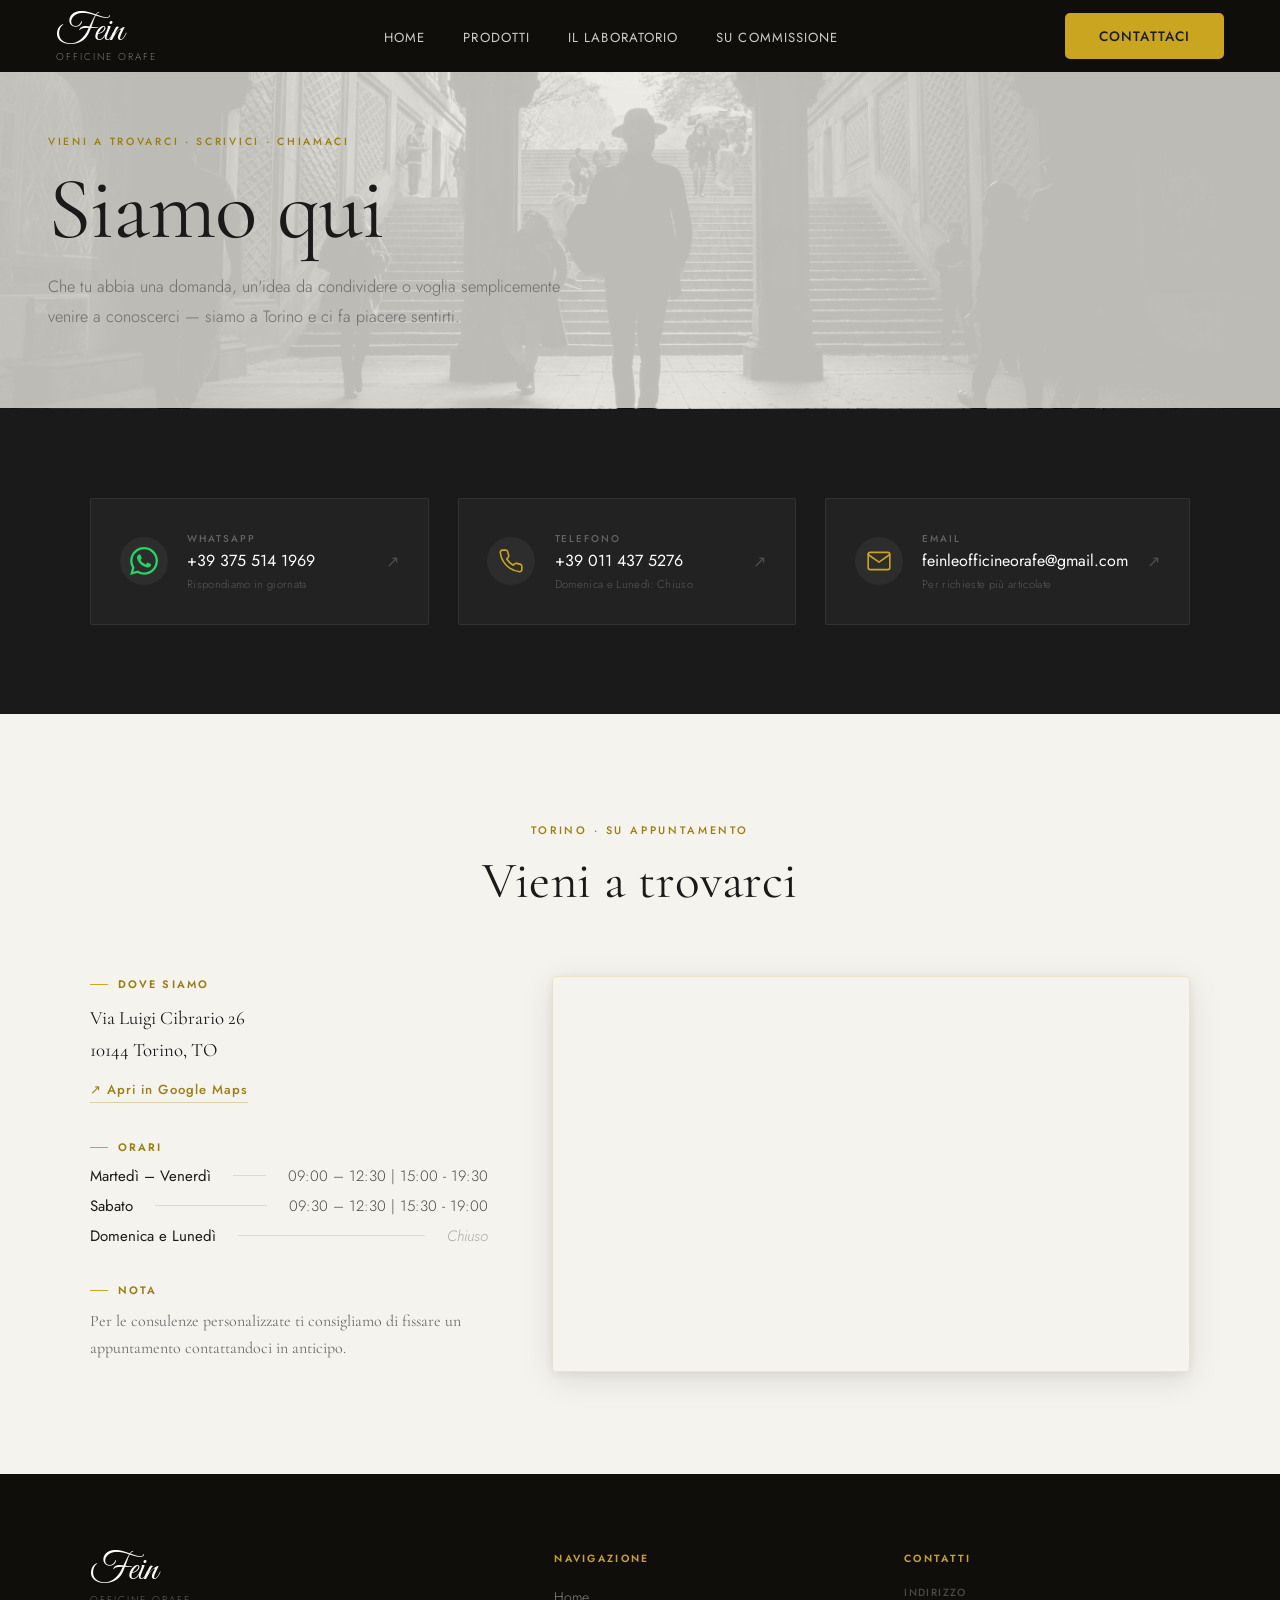
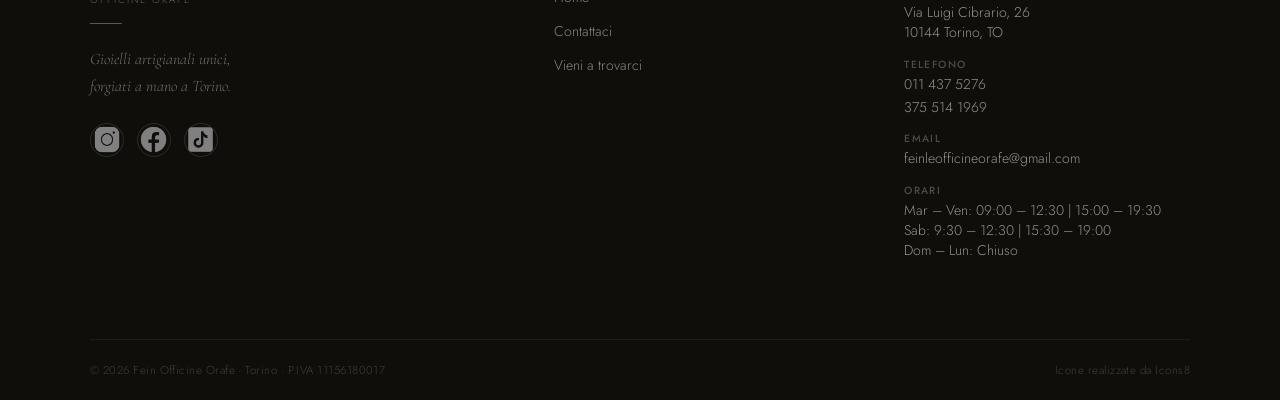
<file: contatti/index.html>
<!DOCTYPE html>
<html lang="it">
<head>
  <meta charset="UTF-8" />
  <meta name="viewport" content="width=device-width, initial-scale=1.0" />
  <title>Fein — Contatti · Siamo a Torino</title>

  <link rel="preconnect" href="https://fonts.googleapis.com" />
  <link rel="preconnect" href="https://fonts.gstatic.com" crossorigin />
  <link href="https://fonts.googleapis.com/css2?family=Great+Vibes&family=Cormorant+Garamond:ital,wght@0,300;0,400;0,600;1,300;1,400&family=Jost:wght@300;400;500;600&display=swap" rel="stylesheet" />

  <link rel="stylesheet" href="/style.css" />
</head>
<body>

  <!-- ═══════════════════════════════════════
       NAVBAR
  ═══════════════════════════════════════ -->
  <nav class="navbar navbar--solid" id="navbar">

    <a href="/index.html" class="navbar__logo">
      <span class="navbar__logo-script">Fein</span>
      <span class="navbar__logo-subtitle">Officine orafe</span>
    </a>

    <ul class="navbar__links">
      <li><a href="/index.html">Home</a></li>
      <li><a href="/catalogo/index.html">Prodotti</a></li>
      <li><a href="/laboratorio/index.html">Il laboratorio</a></li>
      <li><a href="/su commissione/index.html">Su commissione</a></li>
    </ul>

    <a href="/contatti/index.html" class="btn-gold navbar__cta">Contattaci</a>

    <button class="navbar__hamburger" id="hamburger" aria-label="Menu">
      <span></span><span></span><span></span>
    </button>
  </nav>

  <!-- Mobile menu -->
  <div class="navbar__mobile-menu" id="mobileMenu">
    <a href="/index.html">Home</a>
    <a href="/catalogo/index.html">Prodotti</a>
    <a href="/laboratorio/index.html">Il laboratorio</a>
    <a href="/su commissione/index.html">Su commissione</a>
    <a href="/contatti/index.html" class="btn-gold" style="text-align:center; margin-top:.5rem;">Contattaci</a>
  </div>



  <!-- ═══════════════════════════════════════
       HEADER
  ═══════════════════════════════════════ -->
  <header class="contacts-header" id="home">
    <div class="contacts-header__inner">
      <span class="contacts-header__eyebrow">Vieni a trovarci · Scrivici · Chiamaci</span>
      <h1 class="contacts-header__title">Siamo qui</h1>
      <p class="contacts-header__lead">
        Che tu abbia una domanda, un'idea da condividere o voglia semplicemente
        venire a conoscerci — siamo a Torino e ci fa piacere sentirti.
      </p>
    </div>
  </header>


  <!-- ═══════════════════════════════════════
       CANALI DI CONTATTO
  ═══════════════════════════════════════ -->
  <section class="contacts-channels" id="canali">
    <div class="contacts-channels__inner">

      <!-- WhatsApp -->

      <a href="https://wa.me/+393755141969?text=Ciao%2C%20vorrei%20informazioni%20a%20proposito%20di%20"
         class="channel-card channel-card--whatsapp reveal"
         target="_blank" rel="noopener"
         aria-label="Contattaci su WhatsApp">
        <div class="channel-card__icon" aria-hidden="true">
          <svg viewBox="0 0 24 24" fill="currentColor" width="28" height="28">
            <path d="M17.472 14.382c-.297-.149-1.758-.867-2.03-.967-.273-.099-.471-.148-.67.15-.197.297-.767.966-.94 1.164-.173.199-.347.223-.644.075-.297-.15-1.255-.463-2.39-1.475-.883-.788-1.48-1.761-1.653-2.059-.173-.297-.018-.458.13-.606.134-.133.298-.347.446-.52.149-.174.198-.298.298-.497.099-.198.05-.371-.025-.52-.075-.149-.669-1.612-.916-2.207-.242-.579-.487-.5-.669-.51-.173-.008-.371-.01-.57-.01-.198 0-.52.074-.792.372-.272.297-1.04 1.016-1.04 2.479 0 1.462 1.065 2.875 1.213 3.074.149.198 2.096 3.2 5.077 4.487.709.306 1.262.489 1.694.625.712.227 1.36.195 1.871.118.571-.085 1.758-.719 2.006-1.413.248-.694.248-1.289.173-1.413-.074-.124-.272-.198-.57-.347m-5.421 7.403h-.004a9.87 9.87 0 01-5.031-1.378l-.361-.214-3.741.982.998-3.648-.235-.374a9.86 9.86 0 01-1.51-5.26c.001-5.45 4.436-9.884 9.888-9.884 2.64 0 5.122 1.03 6.988 2.898a9.825 9.825 0 012.893 6.994c-.003 5.45-4.437 9.884-9.885 9.884m8.413-18.297A11.815 11.815 0 0012.05 0C5.495 0 .16 5.335.157 11.892c0 2.096.547 4.142 1.588 5.945L.057 24l6.305-1.654a11.882 11.882 0 005.683 1.448h.005c6.554 0 11.89-5.335 11.893-11.893a11.821 11.821 0 00-3.48-8.413z"/>
          </svg>
        </div>
        <div class="channel-card__body">
          <span class="channel-card__label">WhatsApp</span>
          <span class="channel-card__value">
            <!-- Inserisci numero visualizzato -->
            +39 375 514 1969
          </span>
          <span class="channel-card__hint">Rispondiamo in giornata</span>
        </div>
        <span class="channel-card__arrow" aria-hidden="true">↗</span>
      </a>

      <!-- Telefono -->
      <a href="tel:+390114375276"
         class="channel-card channel-card--phone reveal"
         style="transition-delay: 0.12s;"
         aria-label="Chiamaci">
        <div class="channel-card__icon" aria-hidden="true">
          <svg viewBox="0 0 24 24" fill="none" stroke="currentColor"
              stroke-width="1.5" stroke-linecap="round" stroke-linejoin="round"
              width="26" height="26">
            <path d="M22 16.92v3a2 2 0 0 1-2.18 2 19.79 19.79 0 0 1-8.63-3.07 19.5 19.5 0 0 1-6-6 19.79 19.79 0 0 1-3.07-8.67A2 2 0 0 1 4.11 2h3a2 2 0 0 1 2 1.72 12.84 12.84 0 0 0 .7 2.81 2 2 0 0 1-.45 2.11L8.09 9.91a16 16 0 0 0 6 6l1.27-1.27a2 2 0 0 1 2.11-.45 12.84 12.84 0 0 0 2.81.7A2 2 0 0 1 22 16.92z"/>
          </svg>
        </div>
        <div class="channel-card__body">
          <span class="channel-card__label">Telefono</span>
          <span class="channel-card__value">
            <!-- Inserisci numero -->
            +39 011 437 5276
          </span>
          <span class="channel-card__hint">Domenica e Lunedì: Chiuso</span>
        </div>
        <span class="channel-card__arrow" aria-hidden="true">↗</span>
      </a>

      <!-- Email -->
      <a href="mailto:feinleofficineorafe@gmail.com"
         class="channel-card channel-card--email reveal"
         style="transition-delay: 0.24s;"
         aria-label="Scrivici una mail">
        <div class="channel-card__icon" aria-hidden="true">
          <svg viewBox="0 0 24 24" fill="none" stroke="currentColor"
               stroke-width="1.5" stroke-linecap="round" stroke-linejoin="round"
               width="26" height="26">
            <path d="M4 4h16c1.1 0 2 .9 2 2v12c0 1.1-.9 2-2 2H4c-1.1 0-2-.9-2-2V6c0-1.1.9-2 2-2z"/>
            <polyline points="22,6 12,13 2,6"/>
          </svg>
        </div>
        <div class="channel-card__body">
          <span class="channel-card__label">Email</span>
          <span class="channel-card__value">
            <!-- Inserisci email -->
            feinleofficineorafe@gmail.com
          </span>
          <span class="channel-card__hint">Per richieste più articolate</span>
        </div>
        <span class="channel-card__arrow" aria-hidden="true">↗</span>
      </a>

    </div>
  </section>


 <!-- ═══════════════════════════════════════
       VIENI A TROVARCI
  ═══════════════════════════════════════ -->
  <section class="visit" id="vieni">

    <div class="visit__header reveal">
      <span class="visit__eyebrow">Torino · Su appuntamento</span>
      <h2 class="visit__title">Vieni a trovarci</h2>
    </div>

    <div class="visit__body">

      <div class="visit__info">

        <div class="reveal">
          <div class="visit__block-label">Dove siamo</div>
          <p class="visit__address">
            Via Luigi Cibrario 26<br>
            10144 Torino, TO
            <br>
            <a href="https://maps.app.goo.gl/memcEbEAM18f2AXj6" target="_blank" rel="noopener">
              ↗ Apri in Google Maps
            </a>
          </p>
        </div>

        <div class="reveal">
          <div class="visit__block-label">Orari</div>
          <div class="visit__hours-table">
            <div class="visit__hours-row">
              <span class="visit__hours-day">Martedì – Venerdì</span>
              <span class="visit__hours-time">09:00 – 12:30 | 15:00 - 19:30</span>
            </div>
            <div class="visit__hours-row">
              <span class="visit__hours-day">Sabato</span>
              <span class="visit__hours-time">09:30 – 12:30 | 15:30 - 19:00</span>
            </div>
            <div class="visit__hours-row visit__hours-row--closed">
              <span class="visit__hours-day">Domenica e Lunedì</span>
              <span class="visit__hours-time">Chiuso</span>
            </div>
          </div>
        </div>

        <div class="reveal">
          <div class="visit__block-label">Nota</div>
          <p class="visit__address" style="font-size: clamp(0.88rem, 1.4vw, 1rem); color: var(--gray-mid);">
            Per le consulenze personalizzate ti consigliamo di fissare un appuntamento
            contattandoci in anticipo.
          </p>
        </div>

      </div>

      <!--
        ISTRUZIONI MAPPA: vai su Google Maps → cerca il tuo indirizzo →
        Condividi → Incorpora mappa → copia il valore src e sostituiscilo qui sotto.
      -->
      <div class="visit__map-wrap reveal">
        <iframe src="https://www.google.com/maps/embed?pb=!1m18!1m12!1m3!1d2817.3518813233627!2d7.661798676082745!3d45.078657071070225!2m3!1f0!2f0!3f0!3m2!1i1024!2i768!4f13.1!3m3!1m2!1s0x47886d9c8ca62af7%3A0xc6b7d1a80fcb262d!2sFein%20le%20Officine%20Orafe!5e0!3m2!1sit!2sit!4v1774539630311!5m2!1sit!2sit" width="600" height="450" style="border:0;" allowfullscreen="" loading="lazy" referrerpolicy="no-referrer-when-downgrade"></iframe>
      </div>

    </div>
  </section>

  
  <!-- ═══════════════════════════════════════
       FOOTER
  ═══════════════════════════════════════ -->
  <footer class="footer" id="contatti">

    <div class="footer__inner">

      <div class="footer__brand">
        <a href="#home" class="footer__logo">
          <span class="footer__logo-script">Fein</span>
          <span class="footer__logo-subtitle">Officine orafe</span>
        </a>
        <div class="footer__brand-rule"></div>
        <p class="footer__tagline">
          Gioielli artigianali unici,<br>
          forgiati a mano a Torino.
        </p>
        <div class="footer__social">
          <a href="https://www.instagram.com/fein.leofficineorafe/" class="footer__social-link" aria-label="Instagram" target="_blank" rel="noopener"><img src="/img/icons/icons8-instagram-50.png"></a>
          <a href="https://www.facebook.com/profile.php?id=100057106854939" class="footer__social-link" aria-label="Facebook" target="_blank" rel="noopener"><img src="/img/icons/icons8-facebook-50.png"></a>
          <a href="https://www.tiktok.com/@francescofein65" class="footer__social-link" aria-label="TikTok" target="_blank" rel="noopener"><img src="/img/icons/icons8-tiktok-50.png"></a>
        </div>
      </div>

      <div>
        <p class="footer__col-title">Navigazione</p>
        <ul class="footer__links">
          <li><a href="#home">Home</a></li>
          <li><a href="#canali">Contattaci</a></li>
          <li><a href="#vieni">Vieni a trovarci</a></li>
        </ul>
      </div>

      <div>
        <p class="footer__col-title">Contatti</p>
        <div class="footer__contact-item">
          <span class="footer__contact-label">Indirizzo</span>
          <span class="footer__contact-value">
            Via Luigi Cibrario, 26<br>
            10144 Torino, TO
          </span>
        </div>
        <div class="footer__contact-item">
          <span class="footer__contact-label">Telefono</span>
          <a href="tel:+390114375276" class="footer__contact-value">011 437 5276 </a>
          <a href="tel:+393755141969" class="footer__contact-value">375 514 1969 </a>
        </div>
        <div class="footer__contact-item">
          <span class="footer__contact-label">Email</span>
          <a href="mailto:feinleofficineorafe@gmail.com" class="footer__contact-value">feinleofficineorafe@gmail.com</a>
        </div>
        <div class="footer__contact-item">
          <span class="footer__contact-label">Orari</span>
          <span class="footer__contact-value">
            Mar – Ven: 09:00 – 12:30 | 15:00 – 19:30<br>
            Sab: 9:30 – 12:30 | 15:30 – 19:00 <br>
            Dom – Lun: Chiuso
          </span>
        </div>
      </div>

    </div>

    <div class="footer__bottom">
      <span class="footer__copy">
        © <span id="year"></span> Fein Officine Orafe · Torino · P.IVA 11156180017
      </span>
      <nav class="footer__legal">
        <a href="https://icons8.it/">Icone realizzate da Icons8</a>
      </nav>
    </div>

  </footer>


  <script src="/script.js"></script>
</body>
</html>
</file>
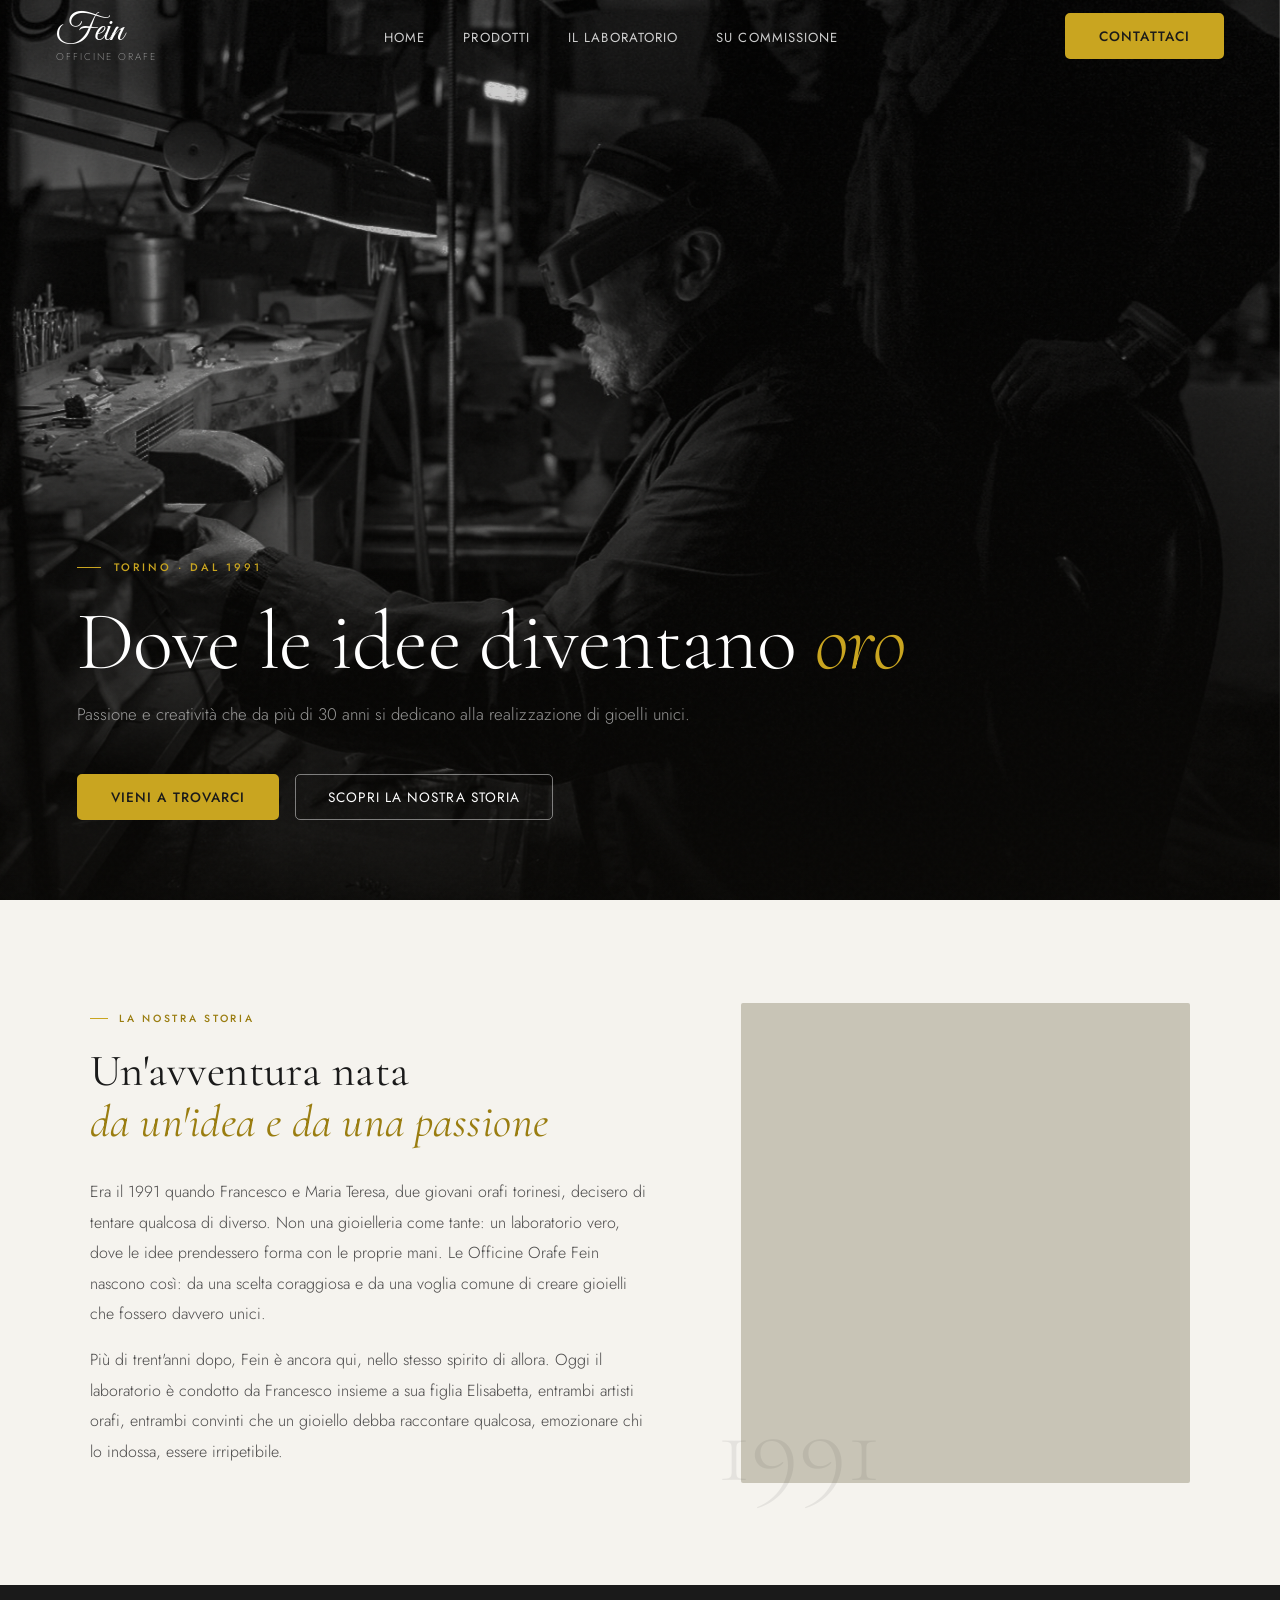
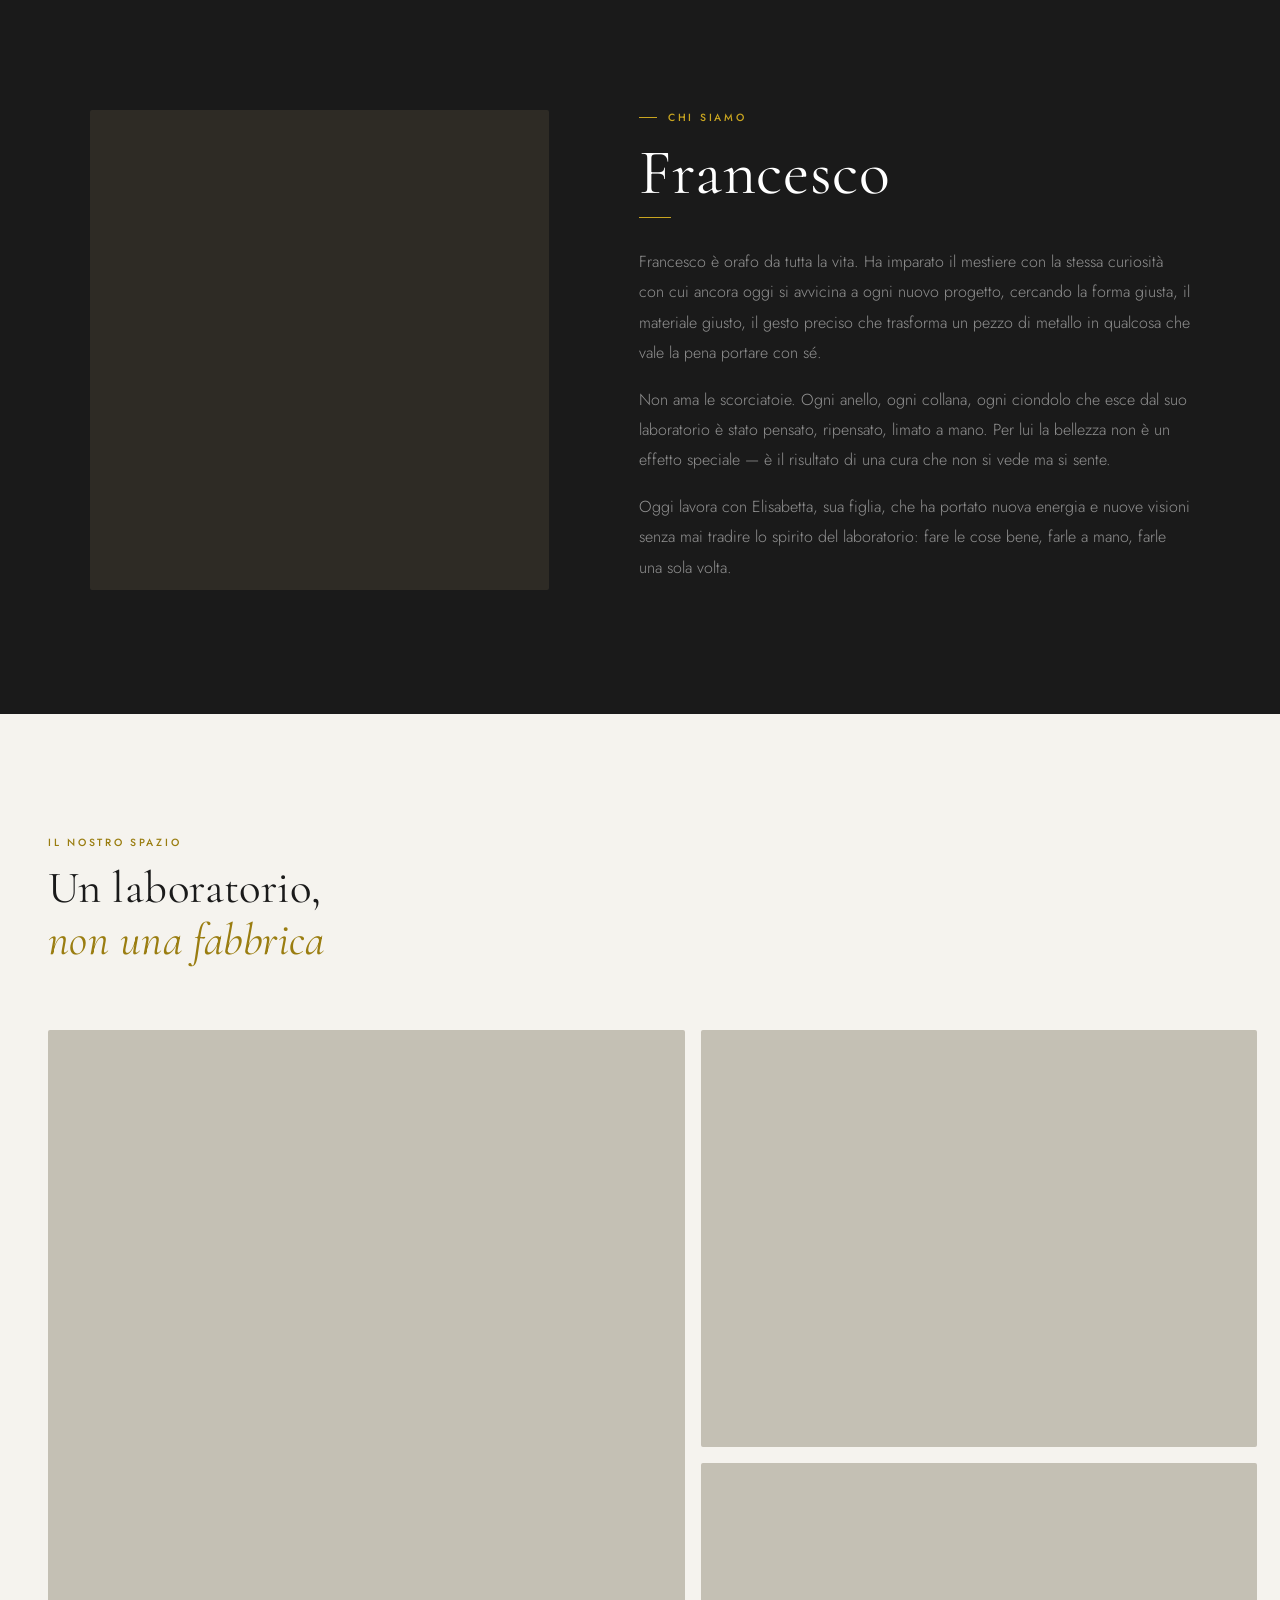
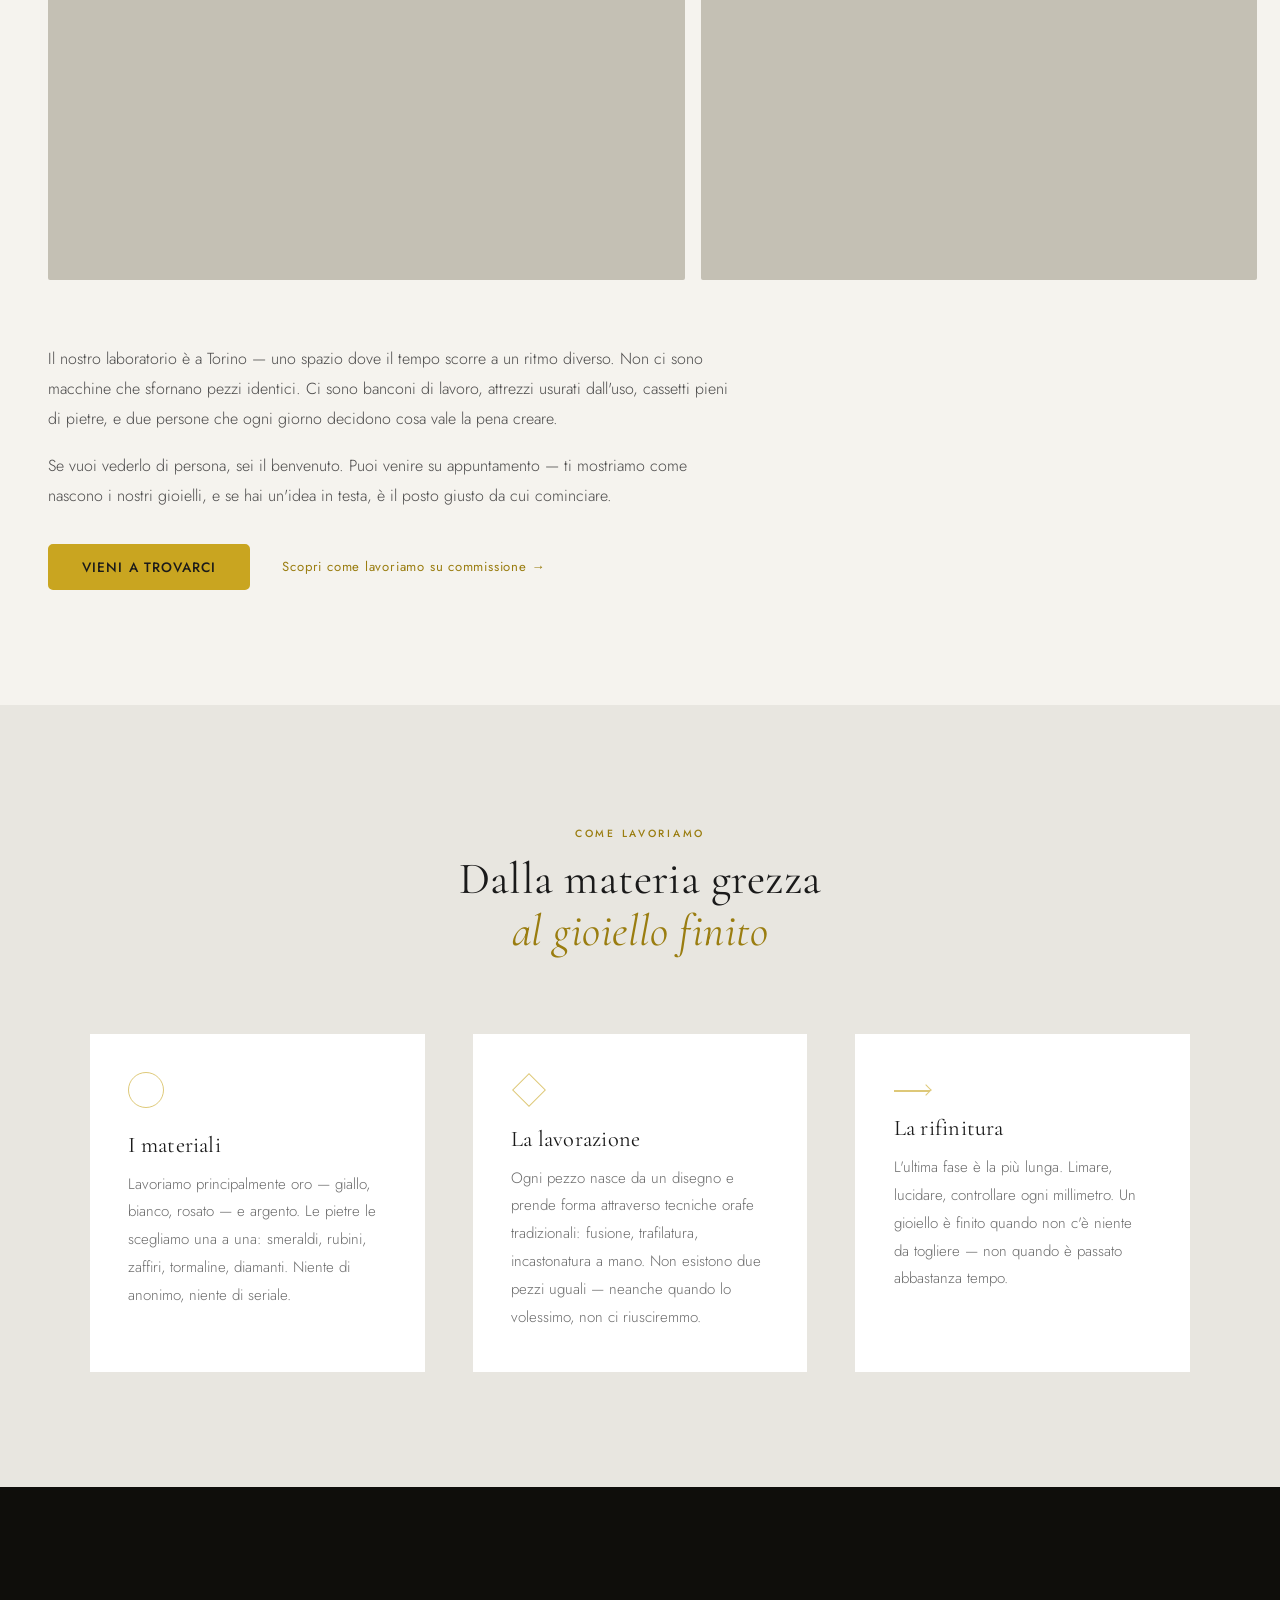
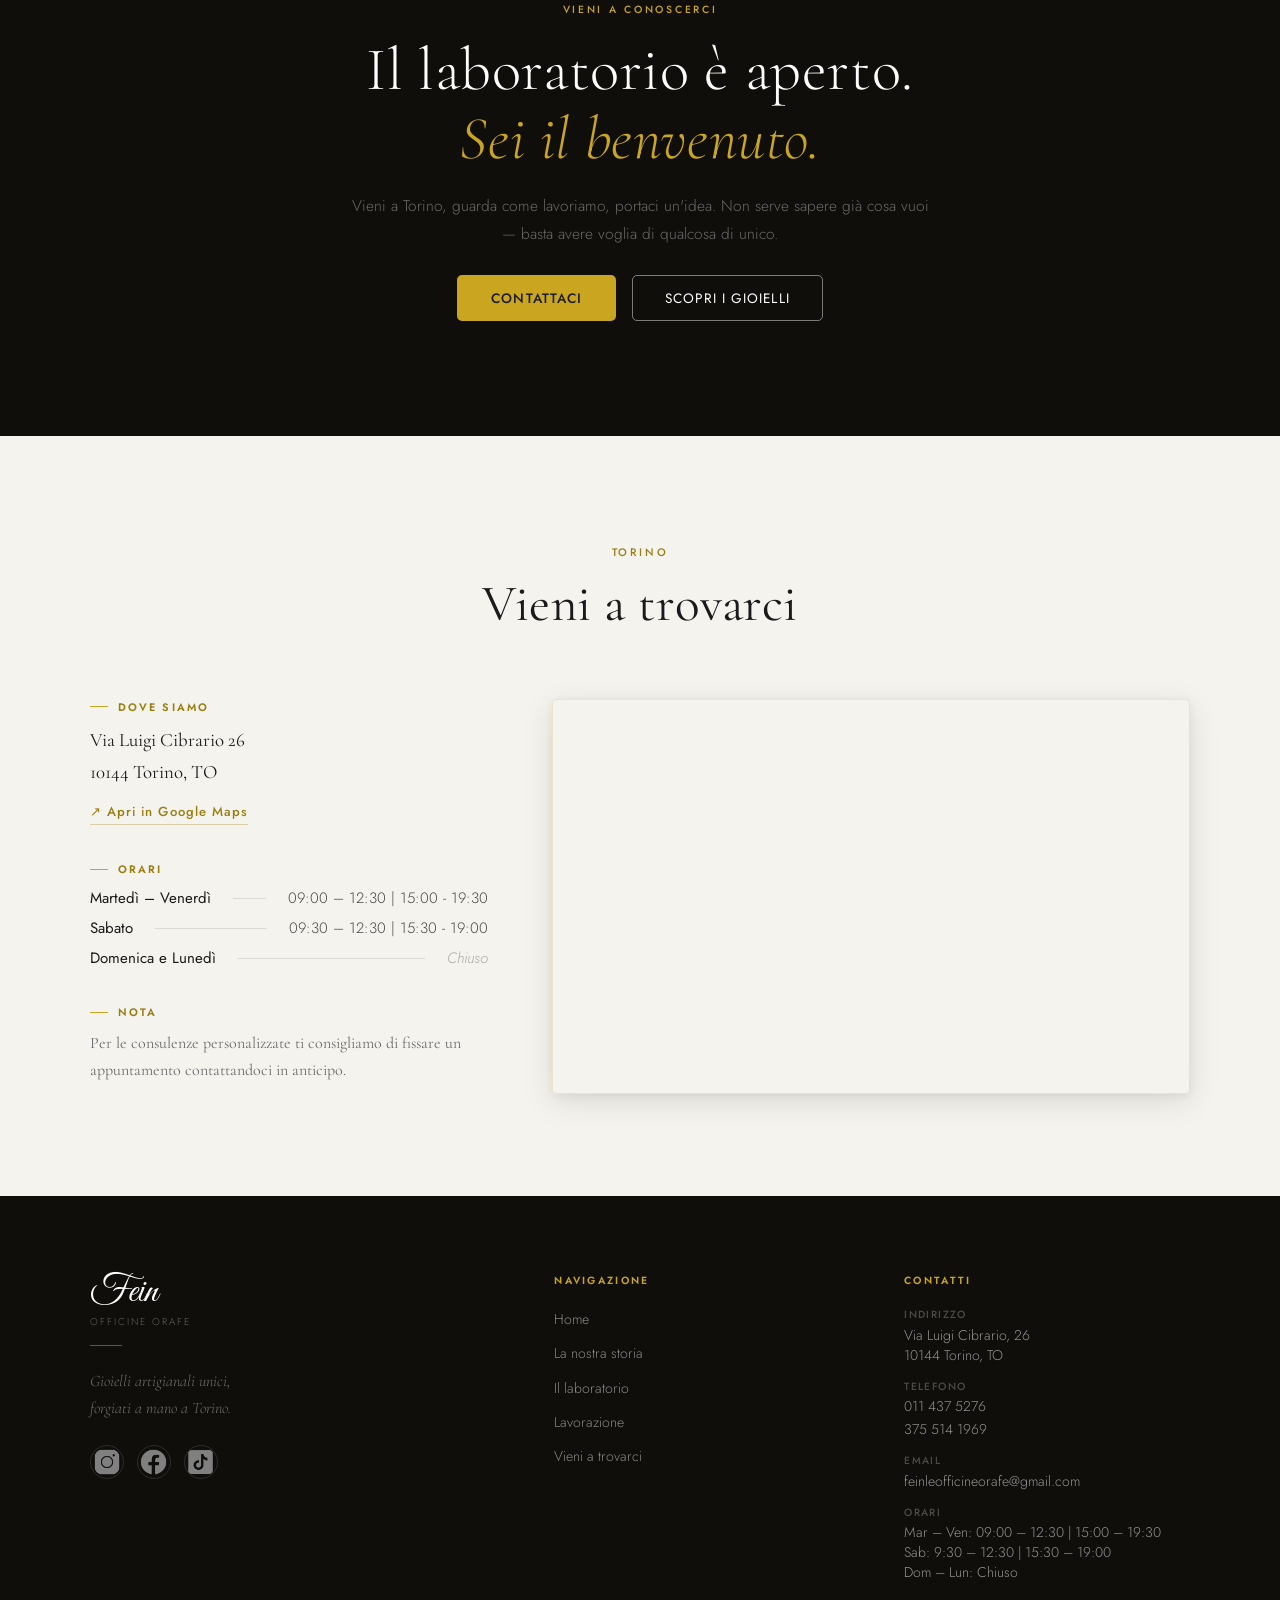
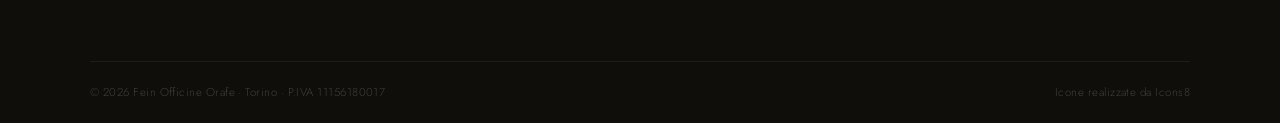
<file: laboratorio/index.html>
<!DOCTYPE html>
<html lang="it">
<head>
  <meta charset="UTF-8" />
  <meta name="viewport" content="width=device-width, initial-scale=1.0" />
  <title>Fein — Il Laboratorio · Officine Orafe a Torino dal 1991</title>

  <link rel="preconnect" href="https://fonts.googleapis.com" />
  <link rel="preconnect" href="https://fonts.gstatic.com" crossorigin />
  <link href="https://fonts.googleapis.com/css2?family=Great+Vibes&family=Cormorant+Garamond:ital,wght@0,300;0,400;0,600;1,300;1,400&family=Jost:wght@300;400;500;600&display=swap" rel="stylesheet" />

  <link rel="stylesheet" href="/style.css" />
</head>
<body>

  <!-- ═══════════════════════════════════════
       NAVBAR
  ═══════════════════════════════════════ -->
  <nav class="navbar" id="navbar">

    <a href="/index.html" class="navbar__logo">
      <span class="navbar__logo-script">Fein</span>
      <span class="navbar__logo-subtitle">Officine orafe</span>
    </a>

    <ul class="navbar__links">
      <li><a href="/index.html">Home</a></li>
      <li><a href="/catalogo/index.html">Prodotti</a></li>
      <li><a href="/laboratorio/index.html">Il laboratorio</a></li>
      <li><a href="/su commissione/index.html">Su commissione</a></li>
    </ul>

    <a href="/contatti/index.html" class="btn-gold navbar__cta">Contattaci</a>

    <button class="navbar__hamburger" id="hamburger" aria-label="Menu">
      <span></span><span></span><span></span>
    </button>
  </nav>

  <!-- Mobile menu -->
  <div class="navbar__mobile-menu" id="mobileMenu">
    <a href="/index.html">Home</a>
    <a href="/catalogo/index.html">Prodotti</a>
    <a href="/laboratorio/index.html">Il laboratorio</a>
    <a href="/su commissione/index.html">Su commissione</a>
    <a href="/contatti/index.html" class="btn-gold" style="text-align:center; margin-top:.5rem;">Contattaci</a>
  </div>


  <!-- ═══════════════════════════════════════
       HERO
  ═══════════════════════════════════════ -->
  <section class="lab-hero" id="home">

    <div class="lab-hero__bg">
      <!--
        Inserisci la tua foto hero:
        background-image: url('images/laboratorio-hero.jpg');
      -->
    </div>
    <div class="lab-hero__overlay"></div>
    <div class="lab-hero__grain" aria-hidden="true"></div>

    <div class="lab-hero__inner">
      <div class="lab-hero__content">
        <span class="lab-hero__eyebrow">Torino · Dal 1991</span>
        <h1 class="lab-hero__title">
          Dove le idee diventano <em>oro</em>
        </h1>
      </div>

      <p class="lab-hero__lead">
        Passione e creatività che da più di 30 anni si dedicano alla realizzazione di gioelli unici.
      </p>

      <div class="hero__actions">
          <a href="/contatti/index.html" class="btn-gold">Vieni a trovarci</a>
          <a href="#lab-story" class="btn-outline">Scopri la nostra storia</a>
        </div>
    </div>

  </section>


  <!-- ═══════════════════════════════════════
       STORIA — ORIGINI
  ═══════════════════════════════════════ -->
  <section class="lab-story" id="lab-story">
    <div class="lab-story__inner">

      <!-- Testo -->
      <div class="lab-story__text">
        <span class="lab-story__eyebrow reveal">La nostra storia</span>
        <h2 class="lab-story__title reveal">
          Un'avventura nata<br>
          <em>da un'idea e da una passione</em>
        </h2>
        <p class="lab-story__body reveal">
          Era il 1991 quando Francesco e Maria Teresa, due giovani orafi
          torinesi, decisero di tentare qualcosa di diverso. Non una
          gioielleria come tante: un laboratorio vero, dove le idee
          prendessero forma con le proprie mani. Le Officine Orafe Fein
          nascono così: da una scelta coraggiosa e da una voglia comune
          di creare gioielli che fossero davvero unici.
        </p>
        <p class="lab-story__body reveal">
          Più di trent'anni dopo, Fein è ancora qui, nello stesso spirito
          di allora. Oggi il laboratorio è condotto da Francesco insieme
          a sua figlia Elisabetta, entrambi artisti orafi, entrambi convinti
          che un gioiello debba raccontare qualcosa, emozionare chi lo indossa,
          essere irripetibile.
        </p>
      </div>

      <!-- Immagine -->
      <div class="lab-story__visual reveal">
        <!--
          Inserisci foto del laboratorio o degli strumenti:
          background-image: url('images/laboratorio-storia.jpg');
        -->
        <div class="lab-story__img"></div>
        <!-- Anno sovrapposto -->
        <div class="lab-story__year" aria-hidden="true">1991</div>
      </div>

    </div>
  </section>


  <!-- ═══════════════════════════════════════
       FRANCESCO
  ═══════════════════════════════════════ -->
  <section class="lab-person" id="Francis">
    <div class="lab-person__inner">

      <!-- Immagine Francesco -->
      <div class="lab-person__visual reveal">
        <!--
          Inserisci foto di Francesco al lavoro:
          background-image: url('images/francesco.jpg');
        -->
        <div class="lab-person__img"></div>
      </div>

      <!-- Testo -->
      <div class="lab-person__text">
        <span class="lab-person__eyebrow reveal">Chi siamo</span>
        <h2 class="lab-person__title reveal">Francesco</h2>
        <div class="lab-person__rule reveal"></div>

        <p class="lab-person__body reveal">
          Francesco è orafo da tutta la vita. Ha imparato il mestiere
          con la stessa curiosità con cui ancora oggi si avvicina a ogni
          nuovo progetto, cercando la forma giusta, il materiale giusto,
          il gesto preciso che trasforma un pezzo di metallo in qualcosa
          che vale la pena portare con sé.
        </p>
        <p class="lab-person__body reveal">
          Non ama le scorciatoie. Ogni anello, ogni collana, ogni ciondolo
          che esce dal suo laboratorio è stato pensato, ripensato, limato
          a mano. Per lui la bellezza non è un effetto speciale — è il
          risultato di una cura che non si vede ma si sente.
        </p>
        <p class="lab-person__body reveal">
          Oggi lavora con Elisabetta, sua figlia, che ha portato nuova
          energia e nuove visioni senza mai tradire lo spirito del
          laboratorio: fare le cose bene, farle a mano, farle una sola volta.
        </p>
      </div>

    </div>
  </section>


  <!-- ═══════════════════════════════════════
       IL LUOGO — foto + testo
  ═══════════════════════════════════════ -->
  <section class="lab-place" id="lab-place">
    <div class="lab-place__inner">

      <div class="lab-place__header reveal">
        <span class="lab-place__eyebrow">Il nostro spazio</span>
        <h2 class="lab-place__title">
          Un laboratorio,<br><em>non una fabbrica</em>
        </h2>
      </div>

      <!-- Griglia immagini -->
      <div class="lab-place__grid reveal">
        <!--
          Inserisci 3 foto del laboratorio (strumenti, spazio, dettagli).
          Ogni div .lab-place__img accetta un background-image inline.
        -->
        <div class="lab-place__img lab-place__img--tall">
          <!-- background-image: url('images/lab-spazio.jpg'); -->
        </div>
        <div class="lab-place__img">
          <!-- background-image: url('images/lab-strumenti.jpg'); -->
        </div>
        <div class="lab-place__img">
          <!-- background-image: url('images/lab-dettaglio.jpg'); -->
        </div>
      </div>

      <div class="lab-place__text reveal">
        <p class="lab-place__body">
          Il nostro laboratorio è a Torino — uno spazio dove il tempo
          scorre a un ritmo diverso. Non ci sono macchine che sfornano
          pezzi identici. Ci sono banconi di lavoro, attrezzi usurati
          dall'uso, cassetti pieni di pietre, e due persone che ogni
          giorno decidono cosa vale la pena creare.
        </p>
        <p class="lab-place__body">
          Se vuoi vederlo di persona, sei il benvenuto.
          Puoi venire su appuntamento — ti mostriamo come nascono
          i nostri gioielli, e se hai un'idea in testa, è il posto
          giusto da cui cominciare.
        </p>
        <div class="lab-place__actions">
          <a href="contatti.html" class="btn-gold">Vieni a trovarci</a>
          <a href="commissione.html" class="lab-place__link">
            Scopri come lavoriamo su commissione →
          </a>
        </div>
      </div>

    </div>
  </section>


  <!-- ═══════════════════════════════════════
       IL PROCESSO — materiali e tecnica
  ═══════════════════════════════════════ -->
  <section class="lab-process" id="lab-process">
    <div class="lab-process__inner">

      <div class="lab-process__header reveal">
        <span class="lab-process__eyebrow">Come lavoriamo</span>
        <h2 class="lab-process__title">
          Dalla materia grezza<br>
          <em>al gioiello finito</em>
        </h2>
      </div>

      <div class="lab-process__grid">

        <div class="lab-process-item reveal">
          <div class="lab-process-item__icon" aria-hidden="true">
            <!-- Linea decorativa: cerchio aperto -->
            <div class="lab-icon lab-icon--circle"></div>
          </div>
          <h3 class="lab-process-item__title">I materiali</h3>
          <p class="lab-process-item__body">
            Lavoriamo principalmente oro — giallo, bianco, rosato —
            e argento. Le pietre le scegliamo una a una: smeraldi,
            rubini, zaffiri, tormaline, diamanti.
            Niente di anonimo, niente di seriale.
          </p>
        </div>

        <div class="lab-process-item reveal" style="transition-delay: 0.14s;">
          <div class="lab-process-item__icon" aria-hidden="true">
            <div class="lab-icon lab-icon--diamond"></div>
          </div>
          <h3 class="lab-process-item__title">La lavorazione</h3>
          <p class="lab-process-item__body">
            Ogni pezzo nasce da un disegno e prende forma attraverso
            tecniche orafe tradizionali: fusione, trafilatura, incastonatura
            a mano. Non esistono due pezzi uguali — neanche quando
            lo volessimo, non ci riusciremmo.
          </p>
        </div>

        <div class="lab-process-item reveal" style="transition-delay: 0.28s;">
          <div class="lab-process-item__icon" aria-hidden="true">
            <div class="lab-icon lab-icon--line"></div>
          </div>
          <h3 class="lab-process-item__title">La rifinitura</h3>
          <p class="lab-process-item__body">
            L'ultima fase è la più lunga. Limare, lucidare, controllare
            ogni millimetro. Un gioiello è finito quando non c'è
            niente da togliere — non quando è passato abbastanza tempo.
          </p>
        </div>

      </div>
    </div>
  </section>


  <!-- ═══════════════════════════════════════
       CTA
  ═══════════════════════════════════════ -->
  <section class="lab-cta">
    <div class="lab-cta__inner reveal">
      <span class="lab-cta__eyebrow">Vieni a conoscerci</span>
      <h2 class="lab-cta__title">
        Il laboratorio è aperto.<br>
        <em>Sei il benvenuto.</em>
      </h2>
      <p class="lab-cta__lead">
        Vieni a Torino, guarda come lavoriamo,
        portaci un'idea. Non serve sapere già cosa vuoi —
        basta avere voglia di qualcosa di unico.
      </p>
      <div class="lab-cta__actions">
        <a href="contatti.html" class="btn-gold">Contattaci</a>
        <a href="catalogo.html" class="btn-outline">Scopri i gioielli</a>
      </div>
    </div>
  </section>


  <!-- ═══════════════════════════════════════
       VIENI A TROVARCI
  ═══════════════════════════════════════ -->
  <section class="visit" id="vieni">

    <div class="visit__header reveal">
      <span class="visit__eyebrow">Torino</span>
      <h2 class="visit__title">Vieni a trovarci</h2>
    </div>

    <div class="visit__body">

      <div class="visit__info">

        <div class="reveal">
          <div class="visit__block-label">Dove siamo</div>
          <p class="visit__address">
            Via Luigi Cibrario 26<br>
            10144 Torino, TO
            <br>
            <a href="https://maps.app.goo.gl/memcEbEAM18f2AXj6" target="_blank" rel="noopener">
              ↗ Apri in Google Maps
            </a>
          </p>
        </div>

        <div class="reveal">
          <div class="visit__block-label">Orari</div>
          <div class="visit__hours-table">
            <div class="visit__hours-row">
              <span class="visit__hours-day">Martedì – Venerdì</span>
              <span class="visit__hours-time">09:00 – 12:30 | 15:00 - 19:30</span>
            </div>
            <div class="visit__hours-row">
              <span class="visit__hours-day">Sabato</span>
              <span class="visit__hours-time">09:30 – 12:30 | 15:30 - 19:00</span>
            </div>
            <div class="visit__hours-row visit__hours-row--closed">
              <span class="visit__hours-day">Domenica e Lunedì</span>
              <span class="visit__hours-time">Chiuso</span>
            </div>
          </div>
        </div>

        <div class="reveal">
          <div class="visit__block-label">Nota</div>
          <p class="visit__address" style="font-size: clamp(0.88rem, 1.4vw, 1rem); color: var(--gray-mid);">
            Per le consulenze personalizzate ti consigliamo di fissare un appuntamento
            contattandoci in anticipo.
          </p>
        </div>

      </div>

      <!--
        ISTRUZIONI MAPPA: Sostituisci con screenshot e link
      -->
      <div class="visit__map-wrap reveal">
        <iframe src="https://www.google.com/maps/embed?pb=!1m18!1m12!1m3!1d2817.3518813233627!2d7.661798676082745!3d45.078657071070225!2m3!1f0!2f0!3f0!3m2!1i1024!2i768!4f13.1!3m3!1m2!1s0x47886d9c8ca62af7%3A0xc6b7d1a80fcb262d!2sFein%20le%20Officine%20Orafe!5e0!3m2!1sit!2sit!4v1774539630311!5m2!1sit!2sit" width="600" height="450" style="border:0;" allowfullscreen="" loading="lazy" referrerpolicy="no-referrer-when-downgrade"></iframe>
      </div>

    </div>
  </section>


  <!-- ═══════════════════════════════════════
       FOOTER
  ═══════════════════════════════════════ -->
  <footer class="footer" id="contatti">

    <div class="footer__inner">

      <div class="footer__brand">
        <a href="#home" class="footer__logo">
          <span class="footer__logo-script">Fein</span>
          <span class="footer__logo-subtitle">Officine orafe</span>
        </a>
        <div class="footer__brand-rule"></div>
        <p class="footer__tagline">
          Gioielli artigianali unici,<br>
          forgiati a mano a Torino.
        </p>
        <div class="footer__social">
          <a href="https://www.instagram.com/fein.leofficineorafe/" class="footer__social-link" aria-label="Instagram" target="_blank" rel="noopener"><img src="/img/icons/icons8-instagram-50.png"></a>
          <a href="https://www.facebook.com/profile.php?id=100057106854939" class="footer__social-link" aria-label="Facebook" target="_blank" rel="noopener"><img src="/img/icons/icons8-facebook-50.png"></a>
          <a href="https://www.tiktok.com/@francescofein65" class="footer__social-link" aria-label="TikTok" target="_blank" rel="noopener"><img src="/img/icons/icons8-tiktok-50.png"></a>
        </div>
      </div>

      <div>
        <p class="footer__col-title">Navigazione</p>
        <ul class="footer__links">
          <li><a href="#home">Home</a></li>
          <li><a href="#lab-story">La nostra storia</a></li>
          <li><a href="#lab-place">Il laboratorio</a></li>
          <li><a href="#lab-process">Lavorazione</a></li>
          <li><a href="#vieni">Vieni a trovarci</a></li>
        </ul>
      </div>

      <div>
        <p class="footer__col-title">Contatti</p>
        <div class="footer__contact-item">
          <span class="footer__contact-label">Indirizzo</span>
          <span class="footer__contact-value">
            Via Luigi Cibrario, 26<br>
            10144 Torino, TO
          </span>
        </div>
        <div class="footer__contact-item">
          <span class="footer__contact-label">Telefono</span>
          <a href="tel:+390114375276" class="footer__contact-value">011 437 5276 </a>
          <a href="tel:+393755141969" class="footer__contact-value">375 514 1969 </a>
        </div>
        <div class="footer__contact-item">
          <span class="footer__contact-label">Email</span>
          <a href="mailto:feinleofficineorafe@gmail.com" class="footer__contact-value">feinleofficineorafe@gmail.com</a>
        </div>
        <div class="footer__contact-item">
          <span class="footer__contact-label">Orari</span>
          <span class="footer__contact-value">
            Mar – Ven: 09:00 – 12:30 | 15:00 – 19:30<br>
            Sab: 9:30 – 12:30 | 15:30 – 19:00 <br>
            Dom – Lun: Chiuso
          </span>
        </div>
      </div>

    </div>

    <div class="footer__bottom">
      <span class="footer__copy">
        © <span id="year"></span> Fein Officine Orafe · Torino · P.IVA 11156180017
      </span>
      <nav class="footer__legal">
        <a href="https://icons8.it/">Icone realizzate da Icons8</a>
      </nav>
    </div>

  </footer>


  <script src="/script.js"></script>
</body>
</html>
</file>
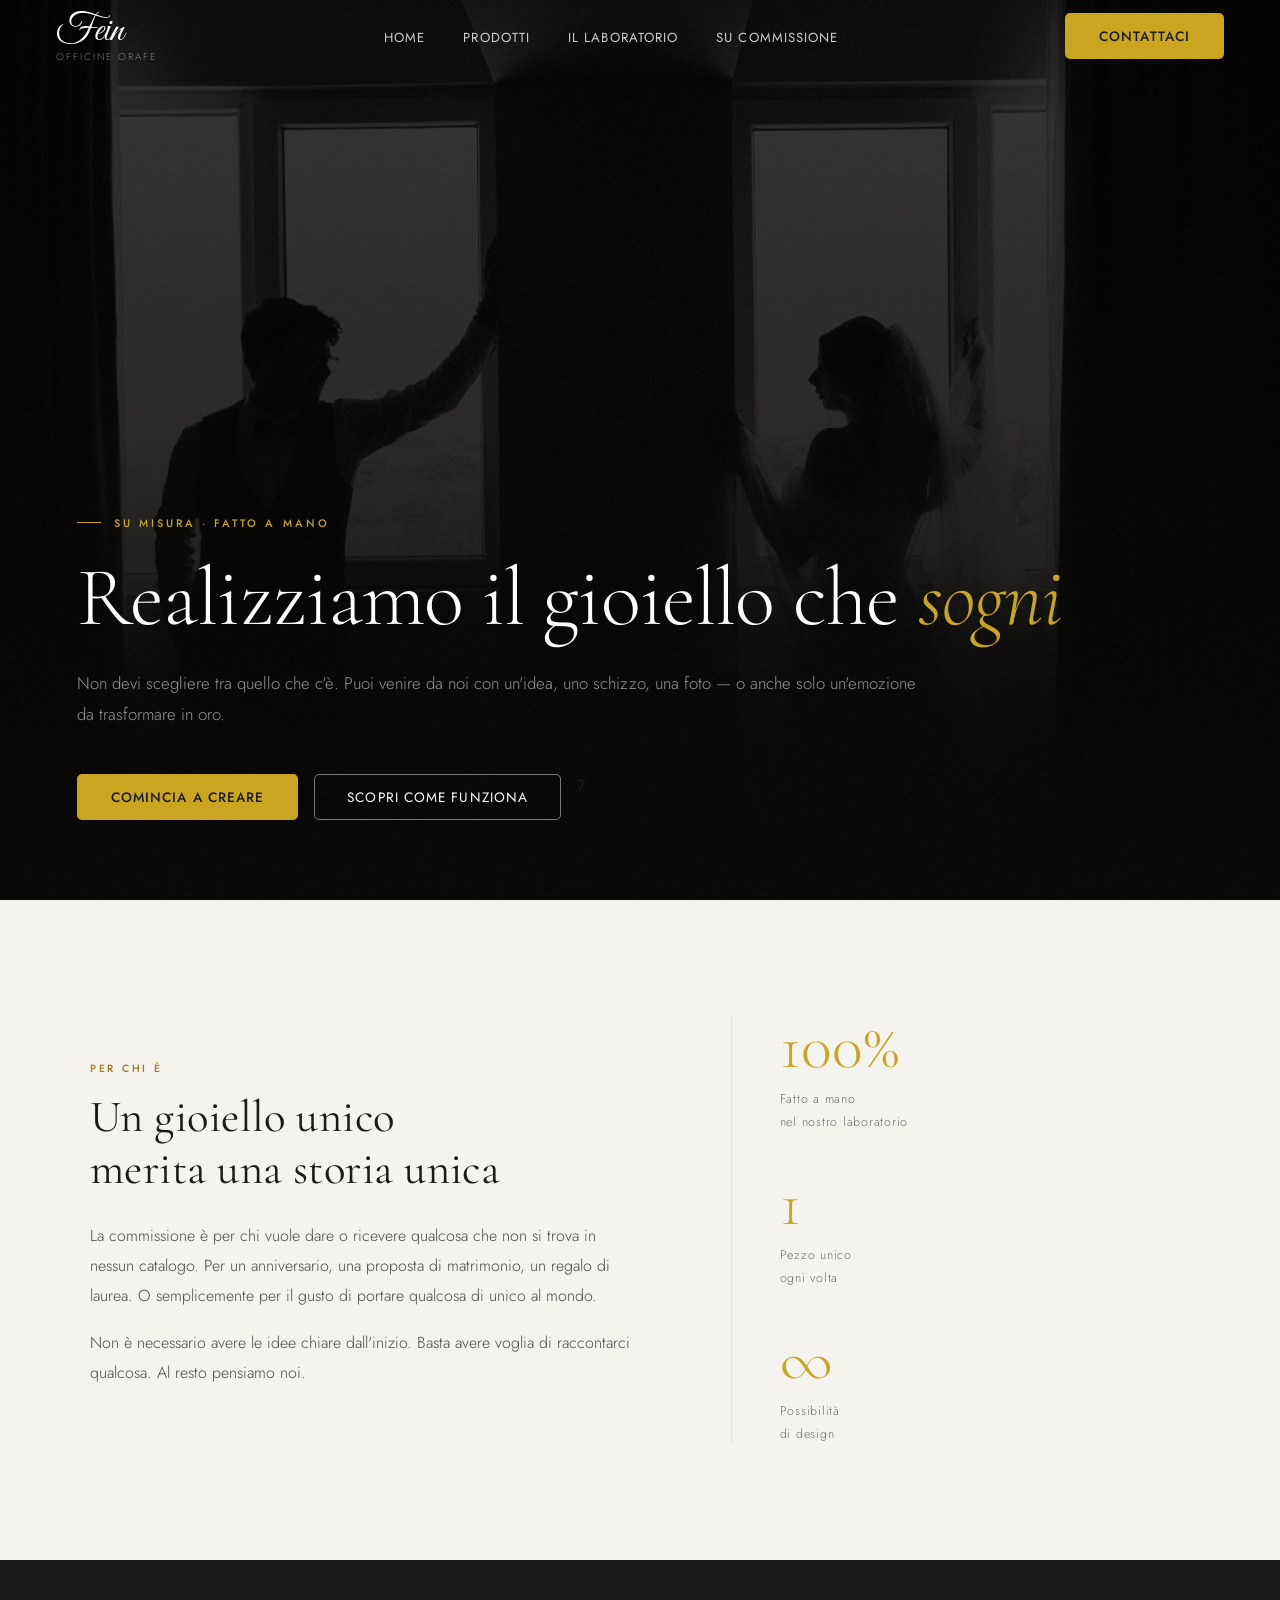
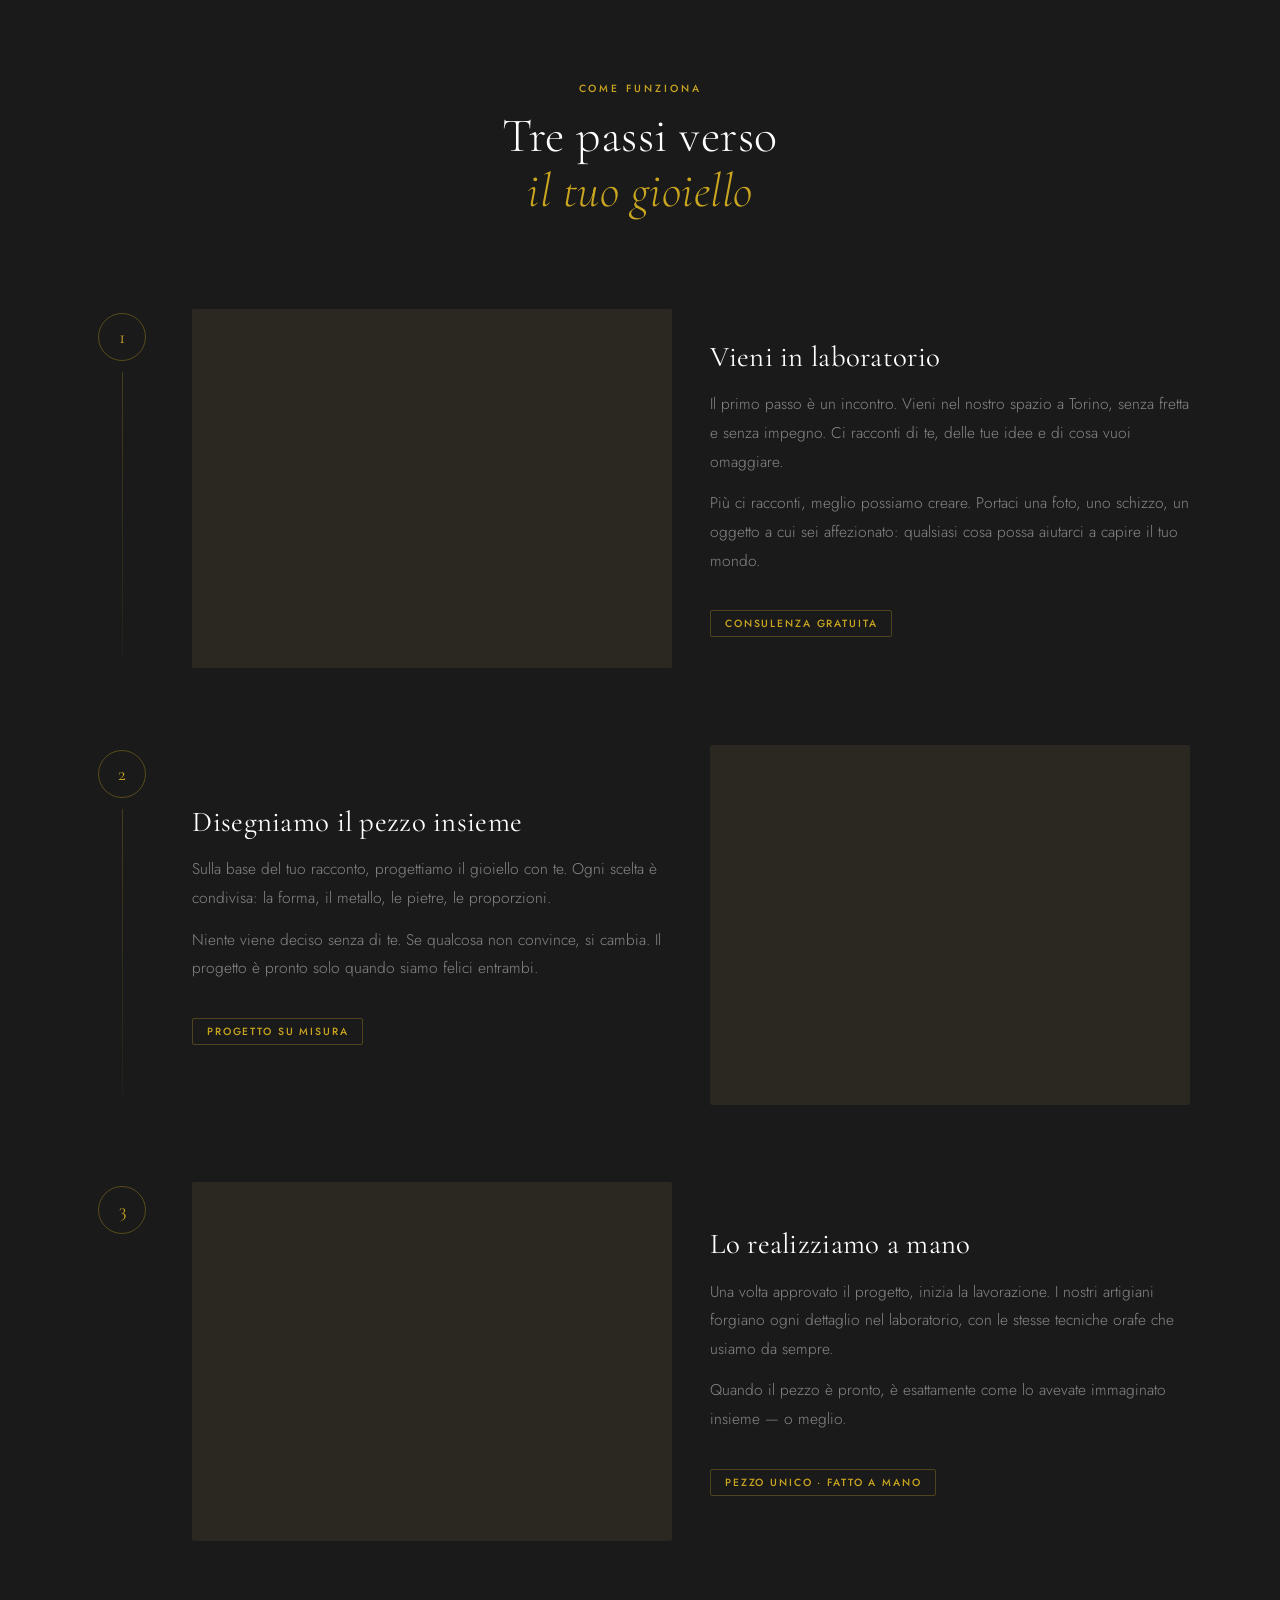
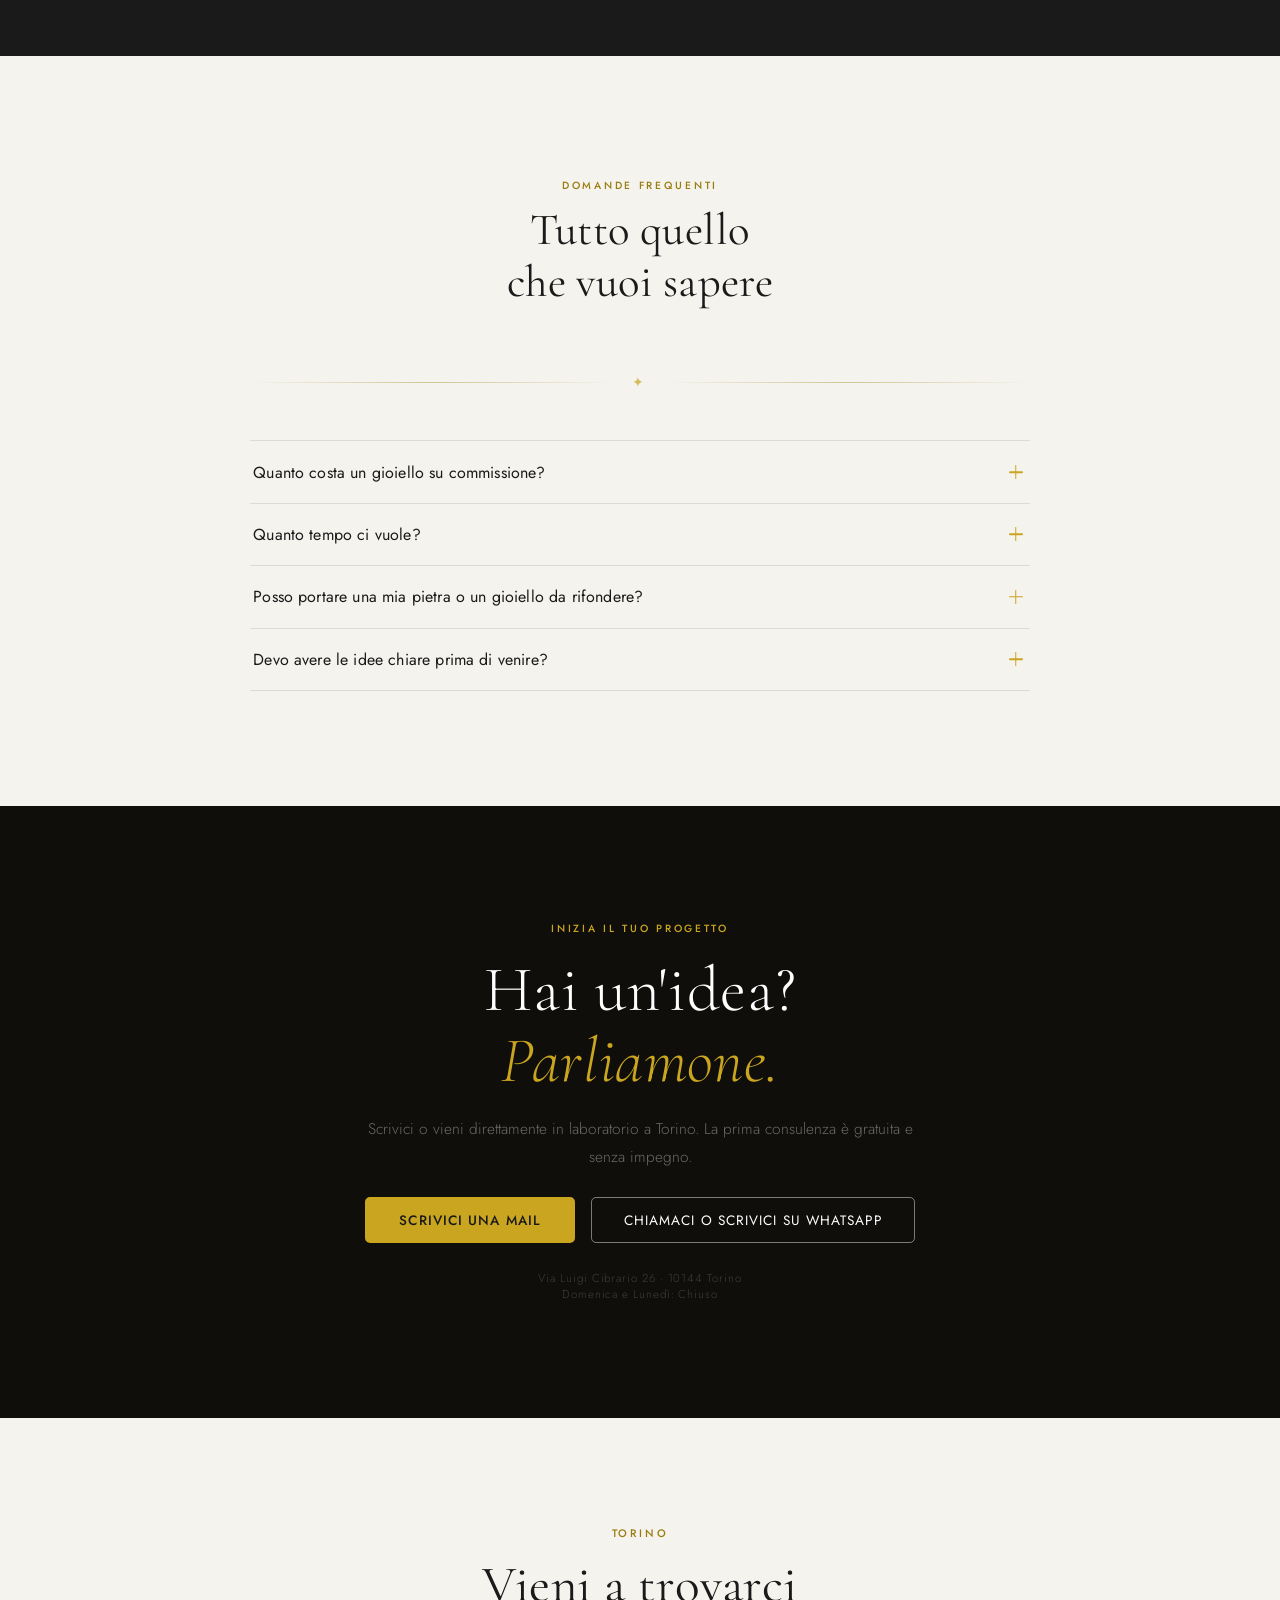
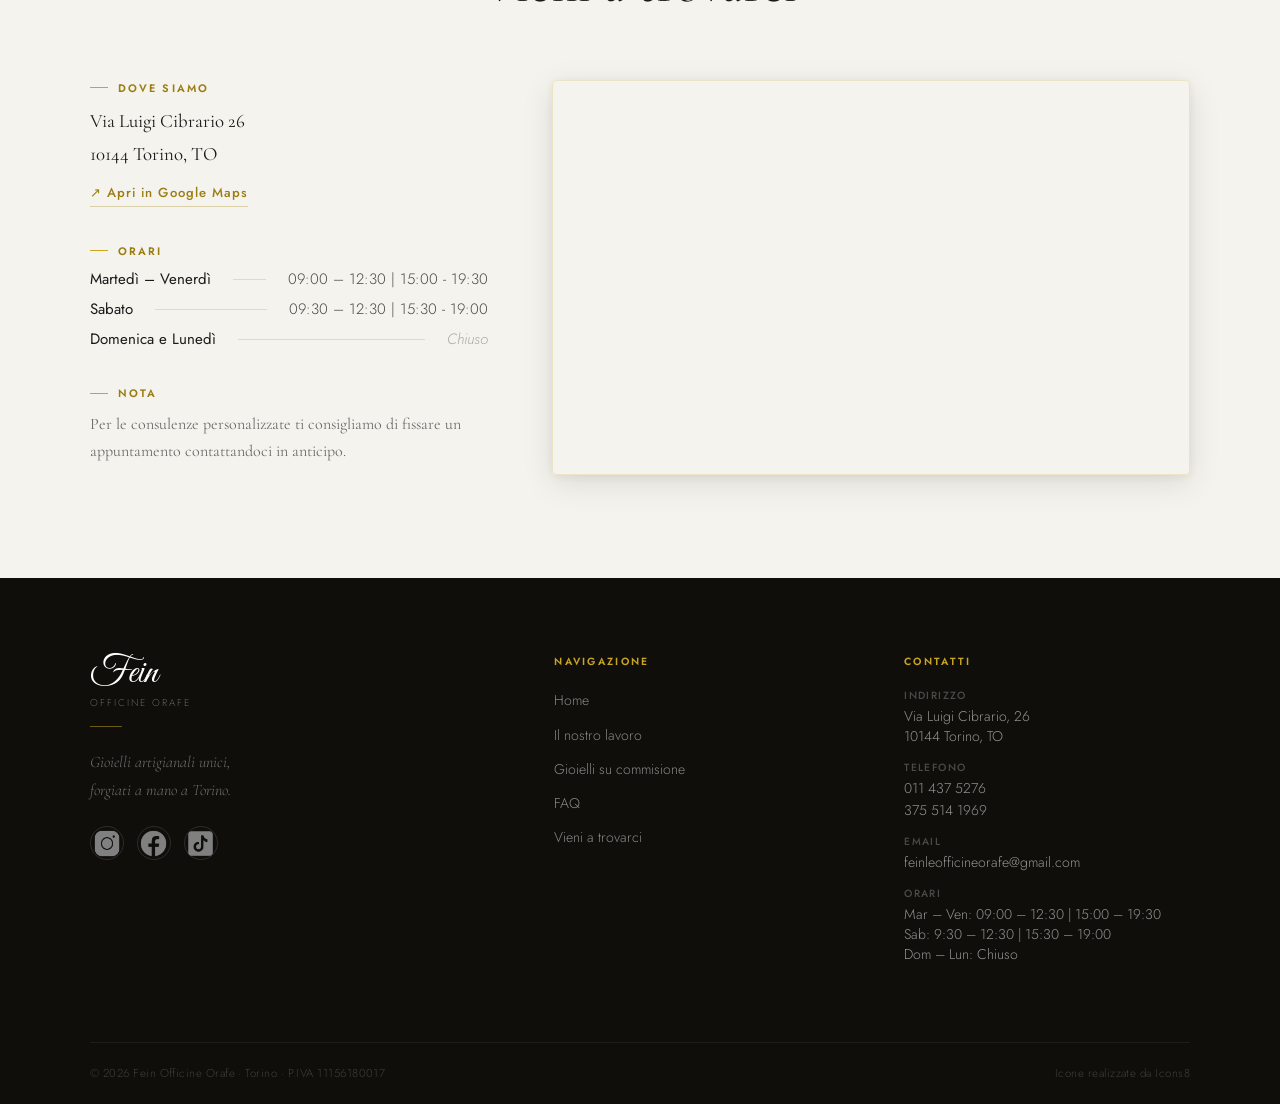
<file: su commissione/index.html>
<!DOCTYPE html>
<html lang="it">
<head>
  <meta charset="UTF-8" />
  <meta name="viewport" content="width=device-width, initial-scale=1.0" />
  <title>Fein — Gioielli su Commissione a Torino</title>

  <link rel="preconnect" href="https://fonts.googleapis.com" />
  <link rel="preconnect" href="https://fonts.gstatic.com" crossorigin />
  <link href="https://fonts.googleapis.com/css2?family=Great+Vibes&family=Cormorant+Garamond:ital,wght@0,300;0,400;0,600;1,300;1,400&family=Jost:wght@300;400;500;600&display=swap" rel="stylesheet" />

  <link rel="stylesheet" href="/style.css">
</head>
<body>

  
  <!-- ═══════════════════════════════════════
       NAVBAR
  ═══════════════════════════════════════ -->
  <nav class="navbar" id="navbar">

    <a href="/index.html" class="navbar__logo">
      <span class="navbar__logo-script">Fein</span>
      <span class="navbar__logo-subtitle">Officine orafe</span>
    </a>

    <ul class="navbar__links">
      <li><a href="/index.html">Home</a></li>
      <li><a href="/catalogo/index.html">Prodotti</a></li>
      <li><a href="/laboratorio/index.html">Il laboratorio</a></li>
      <li><a href="/su commissione/index.html">Su commissione</a></li>
    </ul>

    <a href="/contatti/index.html" class="btn-gold navbar__cta">Contattaci</a>

    <button class="navbar__hamburger" id="hamburger" aria-label="Menu">
      <span></span><span></span><span></span>
    </button>
  </nav>

  <!-- Mobile menu -->
  <div class="navbar__mobile-menu" id="mobileMenu">
    <a href="/index.html">Home</a>
    <a href="/catalogo/index.html">Prodotti</a>
    <a href="/laboratorio/index.html">Il laboratorio</a>
    <a href="/su commissione/index.html">Su commissione</a>
    <a href="/contatti/index.html" class="btn-gold" style="text-align:center; margin-top:.5rem;">Contattaci</a>
  </div>




  <!-- ═══════════════════════════════════════
       HERO COMMISSIONE
  ═══════════════════════════════════════ -->
  <section class="comm-hero" id="home">

    <div class="comm-hero__bg"></div>
    <div class="comm-hero__overlay"></div>
    <div class="comm-hero__grain" aria-hidden="true"></div>

    <div class="comm-hero__inner">
      <div class="comm-hero__content">
        <span class="comm-hero__eyebrow">Su misura · Fatto a mano</span>
        <h1 class="comm-hero__title">
          Realizziamo il gioiello che <em>sogni</em>
        </h1>
        <p class="comm-hero__lead">
          Non devi scegliere tra quello che c'è.
          Puoi venire da noi con un'idea, uno schizzo, una foto —
          o anche solo un'emozione da trasformare in oro.
        </p>
        <div class="hero__actions">
          <a href="/contatti/index.html" class="btn-gold">Comincia a creare</a>
          <a href="#processo" class="btn-outline">Scopri come funziona</a>7
        </div>
      </div>
    </div>

  </section>


  <!-- ═══════════════════════════════════════
       INTRO — PER CHI È
  ═══════════════════════════════════════ -->
  <section class="comm-intro" id="intro">
    <div class="comm-intro__inner">

      <div class="comm-intro__text reveal">
        <span class="comm-intro__eyebrow">Per chi è</span>
        <h2 class="comm-intro__title">
          Un gioiello unico<br>merita una storia unica
        </h2>
        <p class="comm-intro__body">
          La commissione è per chi vuole dare o ricevere qualcosa
          che non si trova in nessun catalogo. Per un anniversario,
          una proposta di matrimonio, un regalo di laurea. O semplicemente
          per il gusto di portare qualcosa di unico al mondo.
        </p>
        <p class="comm-intro__body">
          Non è necessario avere le idee chiare dall'inizio.
          Basta avere voglia di raccontarci qualcosa.
          Al resto pensiamo noi.
        </p>
      </div>

      <!-- Tre numeri evocativi -->
      <div class="comm-intro__stats reveal">
        <div class="comm-stat">
          <span class="comm-stat__number">100%</span>
          <span class="comm-stat__label">Fatto a mano<br>nel nostro laboratorio</span>
        </div>
        <div class="comm-stat">
          <span class="comm-stat__number">1</span>
          <span class="comm-stat__label">Pezzo unico<br>ogni volta</span>
        </div>
        <div class="comm-stat">
          <span class="comm-stat__number">∞</span>
          <span class="comm-stat__label">Possibilità<br>di design</span>
        </div>
      </div>

    </div>
  </section>


  <!-- ═══════════════════════════════════════
       IL PROCESSO — 3 PASSI
  ═══════════════════════════════════════ -->
  <section class="comm-process" id="processo">
    <div class="comm-process__inner">

      <div class="comm-process__header reveal">
        <span class="comm-process__eyebrow">Come funziona</span>
        <h2 class="comm-process__title">Tre passi verso<br><em>il tuo gioiello</em></h2>
      </div>

      <div class="comm-process__steps">

        <!-- Passo 1 -->
        <div class="comm-step reveal">
          <div class="comm-step__aside">
            <div class="comm-step__number">1</div>
            <div class="comm-step__connector" aria-hidden="true"></div>
          </div>
          <div class="comm-step__body">
            <div class="comm-step__visual">
              <!-- background-image: url('images/commissione-incontro.jpg') -->
            </div>
            <div class="comm-step__content">
              <h3 class="comm-step__title">Vieni in laboratorio</h3>
              <p class="comm-step__desc">
                Il primo passo è un incontro. Vieni nel nostro spazio
                a Torino, senza fretta e senza impegno. Ci racconti
                di te, delle tue idee e di cosa vuoi omaggiare.
              </p>
              <p class="comm-step__desc">
                Più ci racconti, meglio possiamo creare.
                Portaci una foto, uno schizzo, un oggetto a cui sei
                affezionato: qualsiasi cosa possa aiutarci a capire
                il tuo mondo.
              </p>
              <div class="comm-step__tag">
                <span>Consulenza gratuita</span>
              </div>
            </div>
          </div>
        </div>

        <!-- Passo 2 -->
        <div class="comm-step reveal">
          <div class="comm-step__aside">
            <div class="comm-step__number">2</div>
            <div class="comm-step__connector" aria-hidden="true"></div>
          </div>
          <div class="comm-step__body">
            <div class="comm-step__visual comm-step__visual--right">
              <!-- background-image: url('images/commissione-progetto.jpg') -->
            </div>
            <div class="comm-step__content">
              <h3 class="comm-step__title">Disegniamo il pezzo insieme</h3>
              <p class="comm-step__desc">
                Sulla base del tuo racconto, progettiamo il gioiello
                con te. Ogni scelta è condivisa: la forma, il metallo,
                le pietre, le proporzioni.
              </p>
              <p class="comm-step__desc">
                Niente viene deciso senza di te. Se qualcosa non
                convince, si cambia. Il progetto è pronto solo quando
                siamo felici entrambi.
              </p>
              <div class="comm-step__tag">
                <span>Progetto su misura</span>
              </div>
            </div>
          </div>
        </div>

        <!-- Passo 3 -->
        <div class="comm-step reveal">
          <div class="comm-step__aside">
            <div class="comm-step__number">3</div>
          </div>
          <div class="comm-step__body">
            <div class="comm-step__visual">
              <!-- background-image: url('images/commissione-lavorazione.jpg') -->
            </div>
            <div class="comm-step__content">
              <h3 class="comm-step__title">Lo realizziamo a mano</h3>
              <p class="comm-step__desc">
                Una volta approvato il progetto, inizia la lavorazione.
                I nostri artigiani forgiano ogni dettaglio nel laboratorio,
                con le stesse tecniche orafe che usiamo da sempre.
              </p>
              <p class="comm-step__desc">
                Quando il pezzo è pronto, è esattamente come lo avevate
                immaginato insieme — o meglio.
              </p>
              <div class="comm-step__tag">
                <span>Pezzo unico · Fatto a mano</span>
              </div>
            </div>
          </div>
        </div>

      </div>
    </div>
  </section>


  <!-- ═══════════════════════════════════════
       FAQ COMMISSIONE
  ═══════════════════════════════════════ -->
  <section class="comm-faq" id="faq">
    <div class="comm-faq__inner">

      <div class="comm-faq__header reveal">
        <span class="comm-faq__eyebrow">Domande frequenti</span>
        <h2 class="comm-faq__title">Tutto quello<br>che vuoi sapere</h2>
      </div>
      
      <div class="lab__divider reveal">
        <span class="lab__divider-icon">✦</span>
      </div>

      <div class="faq reveal">

        <div class="faq__item">
          <button class="faq__trigger" aria-expanded="false">
            <span class="faq__question">Quanto costa un gioiello su commissione?</span>
            <span class="faq__icon" aria-hidden="true"></span>
          </button>
          <div class="faq__body">
            <div class="faq__body-inner">
              <p class="faq__answer">
                Il costo dipende da materiali, complessità del design e
                lavorazione richiesta. Durante il primo incontro gratuito
                definiamo insieme il progetto e ti forniamo un preventivo
                dettagliato senza impegno.
              </p>
            </div>
          </div>
        </div>

        <div class="faq__item">
          <button class="faq__trigger" aria-expanded="false">
            <span class="faq__question">Quanto tempo ci vuole?</span>
            <span class="faq__icon" aria-hidden="true"></span>
          </button>
          <div class="faq__body">
            <div class="faq__body-inner">
              <p class="faq__answer">
                I tempi variano in base alla complessità del pezzo.
                In media, dalla prima consulenza alla consegna passano
                <!-- inserisci tempi medi -->4 settimane. Ti terremo
                aggiornato durante tutto il processo.
              </p>
            </div>
          </div>
        </div>

        <div class="faq__item">
          <button class="faq__trigger" aria-expanded="false">
            <span class="faq__question">Posso portare una mia pietra o un gioiello da rifondere?</span>
            <span class="faq__icon" aria-hidden="true"></span>
          </button>
          <div class="faq__body">
            <div class="faq__body-inner">
              <p class="faq__answer">
                Sì. Lavoriamo spesso con pietre dei clienti o con
                gioielli che hanno un valore affettivo e si vogliono
                trasformare. Portaci quello che hai e valutiamo insieme
                le possibilità.
              </p>
            </div>
          </div>
        </div>

        <div class="faq__item">
          <button class="faq__trigger" aria-expanded="false">
            <span class="faq__question">Devo avere le idee chiare prima di venire?</span>
            <span class="faq__icon" aria-hidden="true"></span>
          </button>
          <div class="faq__body">
            <div class="faq__body-inner">
              <p class="faq__answer">
                No. Molti dei nostri clienti arrivano con una sensazione
                vaga: "qualcosa di elegante ma non banale, che ricordi
                il mare". Siamo abituati a tradurre le emozioni in forma.
                Basta venire con voglia di raccontarsi.
              </p>
            </div>
          </div>
        </div>

      </div>

    </div>
  </section>


  <!-- ═══════════════════════════════════════
       CTA FINALE
  ═══════════════════════════════════════ -->
  <section class="comm-cta" id="contatti">
    <div class="comm-cta__inner reveal">
      <span class="comm-cta__eyebrow">Inizia il tuo progetto</span>
      <h2 class="comm-cta__title">
        Hai un'idea?<br>
        <em>Parliamone.</em>
      </h2>
      <p class="comm-cta__lead">
        Scrivici o vieni direttamente in laboratorio a Torino.
        La prima consulenza è gratuita e senza impegno.
      </p>
      <div class="comm-cta__actions">
        <a href="mailto:feinleofficineorafe@gmail.com" class="btn-gold">
          Scrivici una mail
        </a>
        <a href="tel:+393755141969" class="btn-outline">
          Chiamaci o scrivici su WhatsApp
        </a>
      </div>
      <p class="comm-cta__address">
        <!-- Inserisci indirizzo -->
        Via Luigi Cibrario 26 · 10144 Torino
        <br>
            Domenica e Lunedì: Chiuso
      </p>
    </div>
  </section>

  <!-- ═══════════════════════════════════════
       VIENI A TROVARCI
  ═══════════════════════════════════════ -->
  <section class="visit" id="vieni">

    <div class="visit__header reveal">
      <span class="visit__eyebrow">Torino</span>
      <h2 class="visit__title">Vieni a trovarci</h2>
    </div>

    <div class="visit__body">

      <div class="visit__info">

        <div class="reveal">
          <div class="visit__block-label">Dove siamo</div>
          <p class="visit__address">
            Via Luigi Cibrario 26<br>
            10144 Torino, TO
            <br>
            <a href="https://maps.app.goo.gl/memcEbEAM18f2AXj6" target="_blank" rel="noopener">
              ↗ Apri in Google Maps
            </a>
          </p>
        </div>

        <div class="reveal">
          <div class="visit__block-label">Orari</div>
          <div class="visit__hours-table">
            <div class="visit__hours-row">
              <span class="visit__hours-day">Martedì – Venerdì</span>
              <span class="visit__hours-time">09:00 – 12:30 | 15:00 - 19:30</span>
            </div>
            <div class="visit__hours-row">
              <span class="visit__hours-day">Sabato</span>
              <span class="visit__hours-time">09:30 – 12:30 | 15:30 - 19:00</span>
            </div>
            <div class="visit__hours-row visit__hours-row--closed">
              <span class="visit__hours-day">Domenica e Lunedì</span>
              <span class="visit__hours-time">Chiuso</span>
            </div>
          </div>
        </div>

        <div class="reveal">
          <div class="visit__block-label">Nota</div>
          <p class="visit__address" style="font-size: clamp(0.88rem, 1.4vw, 1rem); color: var(--gray-mid);">
            Per le consulenze personalizzate ti consigliamo di fissare un appuntamento
            contattandoci in anticipo.
          </p>
        </div>

      </div>

      <!--
        ISTRUZIONI MAPPA: Sostituisci con screenshot e link
      -->
      <div class="visit__map-wrap reveal">
        <iframe src="https://www.google.com/maps/embed?pb=!1m18!1m12!1m3!1d2817.3518813233627!2d7.661798676082745!3d45.078657071070225!2m3!1f0!2f0!3f0!3m2!1i1024!2i768!4f13.1!3m3!1m2!1s0x47886d9c8ca62af7%3A0xc6b7d1a80fcb262d!2sFein%20le%20Officine%20Orafe!5e0!3m2!1sit!2sit!4v1774539630311!5m2!1sit!2sit" width="600" height="450" style="border:0;" allowfullscreen="" loading="lazy" referrerpolicy="no-referrer-when-downgrade"></iframe>
      </div>

    </div>
  </section>


  <!-- ═══════════════════════════════════════
       FOOTER
  ═══════════════════════════════════════ -->
  <footer class="footer" id="contatti">

    <div class="footer__inner">

      <div class="footer__brand">
        <a href="#home" class="footer__logo">
          <span class="footer__logo-script">Fein</span>
          <span class="footer__logo-subtitle">Officine orafe</span>
        </a>
        <div class="footer__brand-rule"></div>
        <p class="footer__tagline">
          Gioielli artigianali unici,<br>
          forgiati a mano a Torino.
        </p>
        <div class="footer__social">
          <a href="https://www.instagram.com/fein.leofficineorafe/" class="footer__social-link" aria-label="Instagram" target="_blank" rel="noopener"><img src="/img/icons/icons8-instagram-50.png"></a>
          <a href="https://www.facebook.com/profile.php?id=100057106854939" class="footer__social-link" aria-label="Facebook" target="_blank" rel="noopener"><img src="/img/icons/icons8-facebook-50.png"></a>
          <a href="https://www.tiktok.com/@francescofein65" class="footer__social-link" aria-label="TikTok" target="_blank" rel="noopener"><img src="/img/icons/icons8-tiktok-50.png"></a>
        </div>
      </div>

      <div>
        <p class="footer__col-title">Navigazione</p>
        <ul class="footer__links">
          <li><a href="#home">Home</a></li>
          <li><a href="#intro">Il nostro lavoro</a></li>
          <li><a href="#processo">Gioielli su commisione</a></li>
          <li><a href="#faq">FAQ</a></li>
          <li><a href="#contatti">Vieni a trovarci</a></li>
        </ul>
      </div>

      <div>
        <p class="footer__col-title">Contatti</p>
        <div class="footer__contact-item">
          <span class="footer__contact-label">Indirizzo</span>
          <span class="footer__contact-value">
            Via Luigi Cibrario, 26<br>
            10144 Torino, TO
          </span>
        </div>
        <div class="footer__contact-item">
          <span class="footer__contact-label">Telefono</span>
          <a href="tel:+390114375276" class="footer__contact-value">011 437 5276 </a>
          <a href="tel:+393755141969" class="footer__contact-value">375 514 1969 </a>
        </div>
        <div class="footer__contact-item">
          <span class="footer__contact-label">Email</span>
          <a href="mailto:feinleofficineorafe@gmail.com" class="footer__contact-value">feinleofficineorafe@gmail.com</a>
        </div>
        <div class="footer__contact-item">
          <span class="footer__contact-label">Orari</span>
          <span class="footer__contact-value">
            Mar – Ven: 09:00 – 12:30 | 15:00 – 19:30<br>
            Sab: 9:30 – 12:30 | 15:30 – 19:00 <br>
            Dom – Lun: Chiuso
          </span>
        </div>
      </div>

    </div>

    <div class="footer__bottom">
      <span class="footer__copy">
        © <span id="year"></span> Fein Officine Orafe · Torino · P.IVA 11156180017
      </span>
      <nav class="footer__legal">
        <a href="https://icons8.it/">Icone realizzate da Icons8</a>
      </nav>
    </div>

  </footer>


  <script src="/script.js"></script>
</body>
</html>
</file>
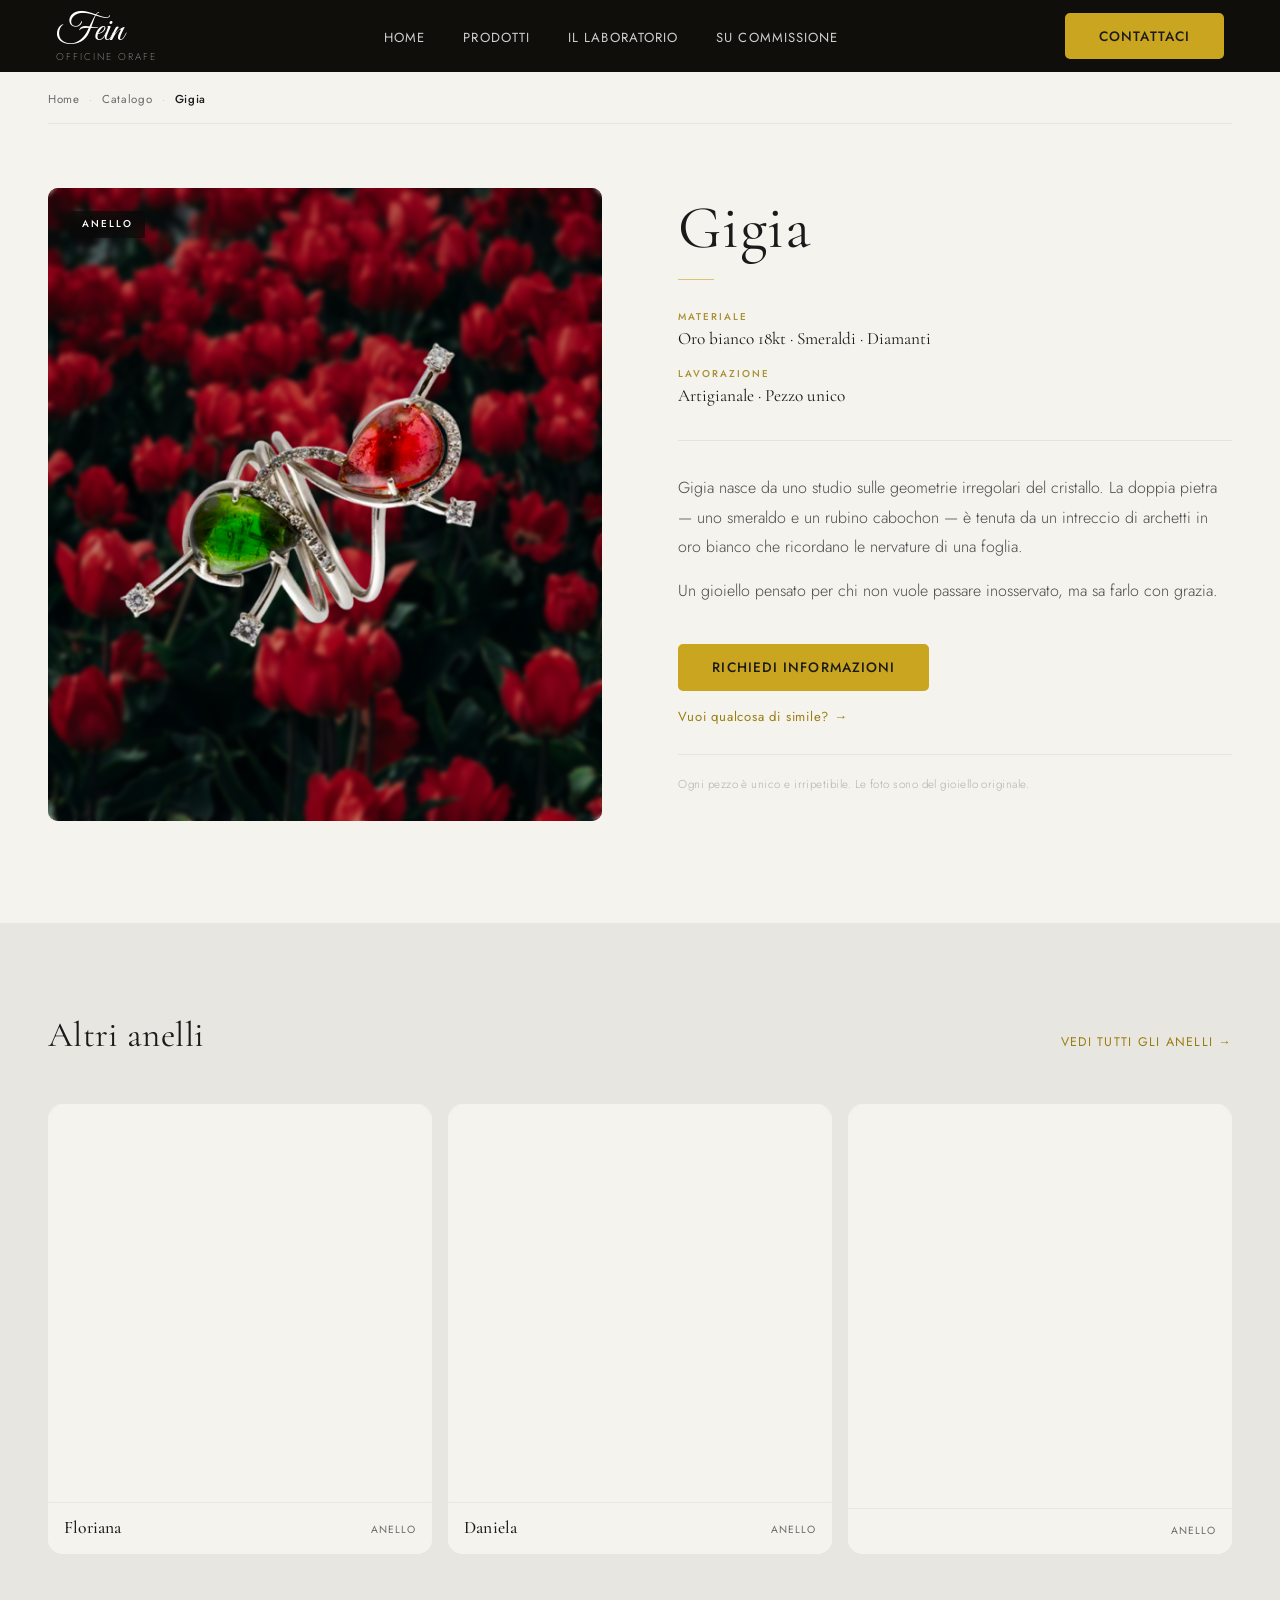
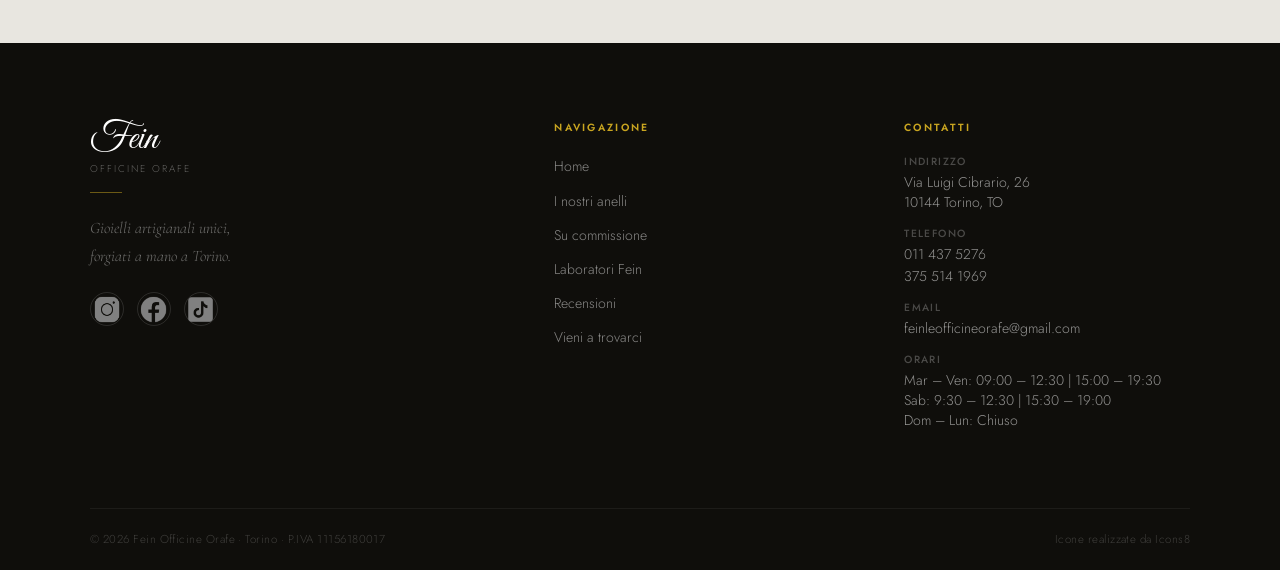
<file: catalogo/prodotti/Gigia/index.html>
<!DOCTYPE html>
<html lang="it">
<head>
  <meta charset="UTF-8" />
  <meta name="viewport" content="width=device-width, initial-scale=1.0" />
  <title>Fein — Anello Gigia</title>

  <link rel="preconnect" href="https://fonts.googleapis.com" />
  <link rel="preconnect" href="https://fonts.gstatic.com" crossorigin />
  <link href="https://fonts.googleapis.com/css2?family=Great+Vibes&family=Cormorant+Garamond:ital,wght@0,300;0,400;0,600;1,300;1,400&family=Jost:wght@300;400;500;600&display=swap" rel="stylesheet" />

  <link rel="stylesheet" href="/style.css" />
</head>
<body>

  <!-- ═══════════════════════════════════════
       NAVBAR
  ═══════════════════════════════════════ -->
  <nav class="navbar navbar--solid" id="navbar">

    <a href="/index.html" class="navbar__logo">
      <span class="navbar__logo-script">Fein</span>
      <span class="navbar__logo-subtitle">Officine orafe</span>
    </a>

    <ul class="navbar__links">
      <li><a href="/index.html">Home</a></li>
      <li><a href="/catalogo/index.html">Prodotti</a></li>
      <li><a href="/laboratorio/index.html">Il laboratorio</a></li>
      <li><a href="/su commissione/index.html">Su commissione</a></li>
    </ul>

    <a href="/contatti/index.html" class="btn-gold navbar__cta">Contattaci</a>

    <button class="navbar__hamburger" id="hamburger" aria-label="Menu">
      <span></span><span></span><span></span>
    </button>
  </nav>

  <!-- Mobile menu -->
  <div class="navbar__mobile-menu" id="mobileMenu">
    <a href="/index.html">Home</a>
    <a href="/catalogo/index.html">Prodotti</a>
    <a href="/laboratorio/index.html">Il laboratorio</a>
    <a href="/su commissione/index.html">Su commissione</a>
    <a href="/contatti/index.html" class="btn-gold" style="text-align:center; margin-top:.5rem;">Contattaci</a>
  </div>


  <!-- ═══════════════════════════════════════
       BREADCRUMB
  ═══════════════════════════════════════ -->
  <div class="breadcrumb">
    <div class="breadcrumb__inner">
      <a href="/index.html" class="breadcrumb__link">Home</a>
      <span class="breadcrumb__sep" aria-hidden="true">·</span>
      <a href="/catalogo/index.html" class="breadcrumb__link">Catalogo</a>
      <span class="breadcrumb__sep" aria-hidden="true">·</span>
      <!-- Aggiorna con il nome del prodotto -->
      <span class="breadcrumb__current">Gigia</span>
    </div>
  </div>


  <!-- ═══════════════════════════════════════
       SCHEDA PRODOTTO
  ═══════════════════════════════════════ -->
  <section class="product">
    <div class="product__inner">

      <!-- Colonna immagine -->
      <div class="product__visual">

        <!--
          Sostituisci il colore di fallback con:
          style="background-image: url('images/anello-gigia.jpg');"
        -->
        <div class="product__img" role="img" aria-label="Foto del gioiello Gigia"></div>

        <!-- Badge categoria sovrapposto -->
        <span class="product__badge">
          <!-- Inserisci categoria: Anello / Collana / Braccialetto… -->
          Anello
        </span>

      </div>

      <!-- Colonna info -->
      <div class="product__info">

        <!-- Nome -->
        <h1 class="product__name">
          <!-- Inserisci nome pezzo -->
          Gigia
        </h1>

        <!-- Linea decorativa -->
        <div class="product__rule"></div>

        <!-- Materiale -->
        <div class="product__meta">
          <div class="product__meta-item">
            <span class="product__meta-label">Materiale</span>
            <!-- Inserisci materiale: Oro giallo 18kt / Argento 925 / ecc. -->
            <span class="product__meta-value">Oro bianco 18kt · Smeraldi · Diamanti</span>
          </div>
          <div class="product__meta-item">
            <span class="product__meta-label">Lavorazione</span>
            <span class="product__meta-value">Artigianale · Pezzo unico</span>
          </div>
        </div>

        <!-- Descrizione -->
        <div class="product__desc">
          <!--
            Inserisci qui la descrizione del pezzo.
            Puoi usare più paragrafi.
          -->
          <p>
            Gigia nasce da uno studio sulle geometrie irregolari del cristallo.
            La doppia pietra — uno smeraldo e un rubino cabochon — è tenuta
            da un intreccio di archetti in oro bianco che ricordano le nervature
            di una foglia.
          </p>
          <p>
            Un gioiello pensato per chi non vuole passare inosservato,
            ma sa farlo con grazia.
          </p>
        </div>

        <!-- CTA -->
        <div class="product__cta-group">
          <a href="index.html#contatti" class="btn-gold product__cta-primary">
            Richiedi informazioni
          </a>
          <a href="index.html#commissione" class="product__cta-secondary">
            Vuoi qualcosa di simile? →
          </a>
        </div>

        <!-- Nota artigianale -->
        <p class="product__note">
          Ogni pezzo è unico e irripetibile. Le foto sono del gioiello originale.
        </p>

      </div>
    </div>
  </section>


  <!-- ═══════════════════════════════════════
       PRODOTTI CORRELATI
  ═══════════════════════════════════════ -->
  <section class="related">
    <div class="related__inner">

      <div class="related__header reveal">
        <h2 class="related__title">Altri anelli</h2>
        <a href="catalogo.html" class="related__link">
          Vedi tutti gli anelli →
        </a>
      </div>

      <div class="related__grid">

        <!--
          Inserisci qui 3 prodotti della stessa categoria.
          Struttura identica alle card del catalogo.
        -->

        <article class="product-card reveal">
          <!-- <div class="product-card__img" style="background-image: url('images/anello-floriana.jpg');"></div> -->
          <div class="product-card__img"></div>
          <div class="product-card__info">
            <h2 class="product-card__name">Floriana</h2>
            <span class="product-card__cat">Anello</span>
          </div>
          <a href="prodotto.html" class="product-card__link" aria-label="Scopri Floriana"></a>
        </article>

        <article class="product-card reveal" style="transition-delay: 0.12s;">
          <div class="product-card__img"></div>
          <div class="product-card__info">
            <h2 class="product-card__name">Daniela</h2>
            <span class="product-card__cat">Anello</span>
          </div>
          <a href="prodotto.html" class="product-card__link" aria-label="Scopri Daniela"></a>
        </article>

        <article class="product-card reveal" style="transition-delay: 0.24s;">
          <div class="product-card__img"></div>
          <div class="product-card__info">
            <h2 class="product-card__name"><!-- Nome anello --></h2>
            <span class="product-card__cat">Anello</span>
          </div>
          <a href="prodotto.html" class="product-card__link"></a>
        </article>

      </div>
    </div>
  </section>


  <!-- ═══════════════════════════════════════
       FOOTER
  ═══════════════════════════════════════ -->
  <footer class="footer" id="contatti">

    <div class="footer__inner">

      <div class="footer__brand">
        <a href="#home" class="footer__logo">
          <span class="footer__logo-script">Fein</span>
          <span class="footer__logo-subtitle">Officine orafe</span>
        </a>
        <div class="footer__brand-rule"></div>
        <p class="footer__tagline">
          Gioielli artigianali unici,<br>
          forgiati a mano a Torino.
        </p>
        <div class="footer__social">
          <a href="https://www.instagram.com/fein.leofficineorafe/" class="footer__social-link" aria-label="Instagram" target="_blank" rel="noopener"><img src="/img/icons/icons8-instagram-50.png"></a>
          <a href="https://www.facebook.com/profile.php?id=100057106854939" class="footer__social-link" aria-label="Facebook" target="_blank" rel="noopener"><img src="/img/icons/icons8-facebook-50.png"></a>
          <a href="https://www.tiktok.com/@francescofein65" class="footer__social-link" aria-label="TikTok" target="_blank" rel="noopener"><img src="/img/icons/icons8-tiktok-50.png"></a>
        </div>
      </div>

      <div>
        <p class="footer__col-title">Navigazione</p>
        <ul class="footer__links">
          <li><a href="#home">Home</a></li>
          <li><a href="#prodotti">I nostri anelli</a></li>
          <li><a href="#servizi">Su commissione</a></li>
          <li><a href="#about">Laboratori Fein</a></li>
          <li><a href="#recensioni">Recensioni</a></li>
          <li><a href="#vieni">Vieni a trovarci</a></li>
        </ul>
      </div>

      <div>
        <p class="footer__col-title">Contatti</p>
        <div class="footer__contact-item">
          <span class="footer__contact-label">Indirizzo</span>
          <span class="footer__contact-value">
            Via Luigi Cibrario, 26<br>
            10144 Torino, TO
          </span>
        </div>
        <div class="footer__contact-item">
          <span class="footer__contact-label">Telefono</span>
          <a href="tel:+390114375276" class="footer__contact-value">011 437 5276 </a>
          <a href="tel:+393755141969" class="footer__contact-value">375 514 1969 </a>
        </div>
        <div class="footer__contact-item">
          <span class="footer__contact-label">Email</span>
          <a href="mailto:feinleofficineorafe@gmail.com" class="footer__contact-value">feinleofficineorafe@gmail.com</a>
        </div>
        <div class="footer__contact-item">
          <span class="footer__contact-label">Orari</span>
          <span class="footer__contact-value">
            Mar – Ven: 09:00 – 12:30 | 15:00 – 19:30<br>
            Sab: 9:30 – 12:30 | 15:30 – 19:00 <br>
            Dom – Lun: Chiuso
          </span>
        </div>
      </div>

    </div>

    <div class="footer__bottom">
      <span class="footer__copy">
        © <span id="year"></span> Fein Officine Orafe · Torino · P.IVA 11156180017
      </span>
      <nav class="footer__legal">
        <a href="https://icons8.it/">Icone realizzate da Icons8</a>
      </nav>
    </div>

  </footer>


  <script src="/script.js"></script>
</body>
</html>
</file>
<file: style.css>
/* ──────────────────────────────────────────
   CSS VARIABLES
────────────────────────────────────────── */
:root {
  --gold:        #C9A520;
  --gold-light:  #E2C04A;
  --gold-dark:   #9A7D10;
  --dark:        #1a1a1a;
  --gray-dark:   #4a4949;
  --gray-mid:    #6b6b6b;
  --gray-light:  #e8e6e0;
  --off-white:   #f5f3ee;
  --white:       #ffffff;

  --font-script: 'Great Vibes', cursive;
  --font-serif:  'Cormorant Garamond', Georgia, serif;
  --font-sans:   'Jost', sans-serif;

  --nav-h: 72px;
}

/* ──────────────────────────────────────────
   RESET & BASE
────────────────────────────────────────── */
*, *::before, *::after { box-sizing: border-box; margin: 0; padding: 0; }

html { scroll-behavior: smooth; }

body {
  font-family: var(--font-sans);
  color: var(--dark);
  background: var(--off-white);
  overflow-x: hidden;
}

/* ──────────────────────────────────────────
   SCROLL-REVEAL
────────────────────────────────────────── */
.reveal {
  opacity: 0;
  transform: translateY(28px);
  transition: opacity 0.75s ease, transform 0.75s cubic-bezier(0.22,1,0.36,1);
}

.reveal.is-visible {
  opacity: 1;
  transform: translateY(0);
}

/* ──────────────────────────────────────────
   BOTTONI GLOBALI
────────────────────────────────────────── */
.btn-gold {
  display: inline-flex;
  align-items: center;
  justify-content: center;
  padding: 0.7rem 2rem;
  background: var(--gold);
  color: var(--dark);
  font-family: var(--font-sans);
  font-size: 0.85rem;
  font-weight: 500;
  letter-spacing: 0.08em;
  text-transform: uppercase;
  border: 2px solid var(--gold);
  border-radius: 5px;          /* squadrato — diverso dal sito prodotto */
  text-decoration: none;
  cursor: pointer;
  transition: background 0.25s, color 0.25s, transform 0.2s;
  white-space: nowrap;
}

.btn-gold:hover {
  background: transparent;
  color: var(--gold-light);
  transform: translateY(-2px);
}

.btn-outline {
  display: inline-flex;
  align-items: center;
  justify-content: center;
  padding: 0.7rem 2rem;
  background: transparent;
  color: var(--white);
  font-family: var(--font-sans);
  font-size: 0.85rem;
  font-weight: 400;
  letter-spacing: 0.08em;
  text-transform: uppercase;
  border: 1px solid rgba(255,255,255,0.45);
  border-radius: 5px;
  text-decoration: none;
  cursor: pointer;
  transition: border-color 0.25s, color 0.25s, background 0.25s, transform 0.2s;
  white-space: nowrap;
}

.btn-outline:hover {
  border-color: var(--gold);
  color: var(--gold-light);
  transform: translateY(-2px);
}

/* ──────────────────────────────────────────
   NAVBAR
────────────────────────────────────────── */
.navbar {
  position: fixed;
  top: 0; left: 0; right: 0;
  z-index: 1000;
  height: var(--nav-h);
  display: flex;
  align-items: center;
  justify-content: space-between;
  padding: 0 clamp(1.5rem, 5vw, 3.5rem);
  background: transparent;
  transition: background 0.4s ease, box-shadow 0.4s ease;
}

.navbar.scrolled {
  background: rgba(20, 18, 12, 0.94);
  backdrop-filter: blur(14px);
  -webkit-backdrop-filter: blur(14px);
  box-shadow: 0 2px 24px rgba(0,0,0,0.3);
}

.navbar__logo {
  display: flex;
  flex-direction: column;
  line-height: 1;
  text-decoration: none;
}

.navbar__logo-script {
  font-family: var(--font-script);
  font-size: clamp(1.8rem, 3vw, 2.4rem);
  color: var(--white);
  line-height: 1.1;
}

.navbar__logo-subtitle {
  font-family: var(--font-sans);
  font-weight: 300;
  font-size: 0.62rem;
  letter-spacing: 0.2em;
  text-transform: uppercase;
  color: rgba(255,255,255,0.45);
}

.navbar__links {
  display: flex;
  gap: clamp(1.2rem, 3vw, 2.5rem);
  list-style: none;
}

.navbar__links a {
  font-family: var(--font-sans);
  font-size: 0.82rem;
  font-weight: 400;
  letter-spacing: 0.08em;
  text-transform: uppercase;
  color: rgba(255,255,255,0.8);
  text-decoration: none;
  position: relative;
  padding-bottom: 2px;
  transition: color 0.25s;
}

.navbar__links a::after {
  content: '';
  position: absolute;
  bottom: -2px; left: 0;
  width: 0; height: 1px;
  background: var(--gold);
  transition: width 0.3s ease;
}

.navbar__links a:hover { color: var(--white); }
.navbar__links a:hover::after { width: 100%; }

/* Hamburger */
.navbar__hamburger {
  display: none;
  flex-direction: column;
  gap: 5px;
  cursor: pointer;
  padding: 4px;
  background: none;
  border: none;
}

.navbar__hamburger span {
  display: block;
  width: 26px;
  height: 2px;
  background: var(--white);
  border-radius: 2px;
  transition: transform 0.3s, opacity 0.3s;
}

.navbar__hamburger.open span:nth-child(1) { transform: translateY(7px) rotate(45deg); }
.navbar__hamburger.open span:nth-child(2) { opacity: 0; }
.navbar__hamburger.open span:nth-child(3) { transform: translateY(-7px) rotate(-45deg); }

/* Mobile menu */
.navbar__mobile-menu {
  display: none;
  position: fixed;
  height: 100vh;
  top: var(--nav-h); left: 0; right: 0;
  background: rgba(15, 14, 11, 0.98);
  padding: 1.5rem 2rem 2rem;
  flex-direction: column;
  gap: 1.4rem;
  z-index: 999;
  transform: translateY(-10px);
  opacity: 0;
  transition: transform 0.3s ease, opacity 0.3s ease;
}

.navbar__mobile-menu.open {
  display: flex;
  transform: translateY(0);
  opacity: 1;
}

.navbar__mobile-menu a {
  font-family: var(--font-sans);
  font-size: 1rem;
  font-weight: 400;
  letter-spacing: 0.1em;
  text-transform: uppercase;
  color: rgba(255,255,255,0.75);
  text-decoration: none;
  padding-bottom: 0.8rem;
  border-bottom: 1px solid rgba(255,255,255,0.07);
  transition: color 0.2s;
}

.navbar__mobile-menu a:hover { color: var(--gold); }

@media (max-width: 768px) {
  .navbar__links,
  .navbar__cta { display: none; }
  .navbar__hamburger { display: flex; }
}

@media (min-width: 769px) {
  .navbar__mobile-menu { display: none !important; }
}

/* ──────────────────────────────────────────
   HERO
────────────────────────────────────────── */
.hero {
  position: relative;
  width: 100%;
  min-height: 100svh;
  display: flex;
  align-items: center;
  overflow: hidden;
  
}

/* Sfondo — sostituire con l'immagine reale */
.hero__bg {
  position: absolute;
  inset: 0;
}

.hero__bg::before {
  content: '';
  /* ↓ Decommentare con l'immagine reale ↓ */
  background-image: url(/img/pexels-firvntivcus-33032997.jpg);
  background-size: cover;
  background-position: bottom;
  
  position: fixed; 
  top: 0;
  left: 0;
  width: 100%;
  height: 100%;
  
  /* Lo mandiamo dietro al contenuto */
  z-index: -1; 

  /* Leggero zoom animato all'apertura */
  animation: heroZoom 8s ease-out both
}

@keyframes heroZoom {
  from { transform: scale(1.06); }
  to   { transform: scale(1); }
}

/* Overlay gradient direzionale — più scuro a sinistra dove c'è il testo */
.hero__overlay {
  position: absolute;
  inset: 0;
  background: linear-gradient(
    100deg,
    rgba(10, 9, 7, 0.85) 0%,
    rgba(10, 9, 7, 0.55) 50%,
    rgba(10, 9, 7, 0.2)  100%
  );
  z-index: 1;
}



/* Layout interno */
.hero__inner {
  position: absolute;
  bottom: 0px;
  z-index: 3;
  width: 100%;
  max-width: 1200px;
  margin: 0 auto;
  padding: calc(var(--nav-h) + 3rem) clamp(1.5rem, 6vw, 5rem) 5rem;
  display: flex;
  align-items: center;
  justify-content: space-between;
  gap: 2rem;
}

/* Colonna testo */
.hero__content {
  max-width: 900px;
}

.hero__eyebrow {
  display: inline-flex;
  align-items: center;
  gap: 0.8rem;
  font-family: var(--font-sans);
  font-size: 0.68rem;
  font-weight: 500;
  letter-spacing: 0.28em;
  text-transform: uppercase;
  color: var(--gold);
  margin-bottom: 1.4rem;
  animation: fadeUp 1s 0.1s cubic-bezier(0.22,1,0.36,1) both;
}

.hero__eyebrow::before {
  content: '';
  display: block;
  width: 28px;
  height: 1px;
  background: var(--gold);
  flex-shrink: 0;
}

.hero__title {
  font-family: var(--font-serif);
  font-weight: 300;
  font-size: clamp(3rem, 7vw, 6rem);
  line-height: 1.08;
  color: var(--white);
  letter-spacing: -0.01em;
  margin-bottom: 1.6rem;
  animation: fadeUp 1s 0.22s cubic-bezier(0.22,1,0.36,1) both;
}

.hero__title em {
  font-style: italic;
  color: var(--gold);
}

.hero__lead {
  font-family: var(--font-sans);
  font-weight: 300;
  font-size: clamp(0.92rem, 1.6vw, 1.05rem);
  line-height: 1.8;
  color: rgba(255,255,255,0.62);
  max-width: 840px;
  margin-bottom: 2.6rem;
  animation: fadeUp 1s 0.36s cubic-bezier(0.22,1,0.36,1) both;
}

.hero__actions {
  display: flex;
  gap: 1rem;
  flex-wrap: wrap;
  animation: fadeUp 1s 0.48s cubic-bezier(0.22,1,0.36,1) both;
}

@keyframes fadeUp {
  from { opacity: 0; transform: translateY(22px); }
  to   { opacity: 1; transform: translateY(0); }
}


@keyframes scrollPulse {
  0%, 100% { transform: scaleX(1);   opacity: 0.5; }
  50%       { transform: scaleX(1.3); opacity: 1;   }
}

/* ── Responsive hero ── */
@media (max-width: 768px) {
  .hero__deco { display: none; }

  .hero__inner {
    flex-direction: column;
    justify-content: flex-end;
    padding-bottom: 4rem;
  }

  .hero__content {
    max-width: 100%;
  }

  .hero__scroll {
    left: 1.5rem;
  }
}

/* ──────────────────────────────────────────
   SEZIONE: PERCHÉ FEIN
────────────────────────────────────────── */
.why {
  background: var(--off-white);
  padding: clamp(5rem, 9vw, 8rem) clamp(1.5rem, 5vw, 3rem);
  position: relative;
  overflow: hidden;
}

/* Linea orizzontale decorativa in background */
.why::before {
  content: '';
  position: absolute;
  top: 50%;
  left: 0; right: 0;
  height: 1px;
  background: linear-gradient(
    to right,
    transparent,
    rgba(201,165,32,0.12) 20%,
    rgba(201,165,32,0.12) 80%,
    transparent
  );
  pointer-events: none;
}

.why__inner {
  max-width: 1100px;
  margin: 0 auto;
}

/* Header sezione */
.why__header {
  text-align: center;
  margin-bottom: clamp(3rem, 6vw, 5rem);
}

.why__eyebrow {
  display: inline-block;
  font-family: var(--font-sans);
  font-size: 0.65rem;
  font-weight: 500;
  letter-spacing: 0.28em;
  text-transform: uppercase;
  color: var(--gold-dark);
  margin-bottom: 0.8rem;
}

.why__title {
  font-family: var(--font-serif);
  font-weight: 400;
  font-size: clamp(1.8rem, 4vw, 2.8rem);
  color: var(--dark);
  letter-spacing: 0.01em;
}

/* Griglia 3 colonne */
.why__grid {
  display: grid;
  grid-template-columns: repeat(3, 1fr);
  gap: 0;
}

/* Singola card */
.why-card {
  padding: clamp(2rem, 4vw, 3.5rem) clamp(1.5rem, 3.5vw, 3rem);
  position: relative;
  display: flex;
  flex-direction: column;
  gap: 1.2rem;
  transition: background 0.35s;
}

/* Divisori verticali tra le card */
.why-card + .why-card::before {
  content: '';
  position: absolute;
  left: 0;
  top: 12%;
  bottom: 12%;
  width: 1px;
  background: linear-gradient(
    to bottom,
    transparent,
    rgba(201,165,32,0.25) 30%,
    rgba(201,165,32,0.25) 70%,
    transparent
  );
}

.why-card:hover {
  background: rgba(201,165,32,0.03);
}

/* Numero grande in background */
.why-card__number {
  position: absolute;
  top: clamp(2rem, 3.5vw, 3rem);
  right: clamp(1.5rem, 3vw, 2.5rem);
  font-family: var(--font-serif);
  font-size: clamp(4rem, 7vw, 7rem);
  font-weight: 300;
  line-height: 1;
  color: rgba(201,165,32,0.07);
  user-select: none;
  pointer-events: none;
  transition: color 0.35s;
}

.why-card:hover .why-card__number {
  color: rgba(201,165,32,0.12);
}

/* Icona / simbolo */
.why-card__icon {
  width: 40px;
  height: 40px;
  position: relative;
  flex-shrink: 0;
}

/* Icona 1: diamante */
.why-card__icon--design::before {
  content: '';
  position: absolute;
  inset: 6px;
  border: 1.5px solid var(--gold);
  transform: rotate(45deg);
  opacity: 0.7;
}

.why-card__icon--design::after {
  content: '';
  position: absolute;
  inset: 13px;
  background: var(--gold);
  transform: rotate(45deg);
  opacity: 0.3;
}

/* Icona 2: mano stilizzata — cerchio con punto centrale */
.why-card__icon--hand::before {
  content: '';
  position: absolute;
  inset: 4px;
  border-radius: 50%;
  border: 1.5px solid var(--gold);
  opacity: 0.7;
}

.why-card__icon--hand::after {
  content: '';
  position: absolute;
  top: 50%; left: 50%;
  width: 6px; height: 6px;
  background: var(--gold);
  border-radius: 50%;
  transform: translate(-50%, -50%);
  opacity: 0.6;
}

/* Icona 3: matita — linea diagonale */
.why-card__icon--custom {
  overflow: visible;
}

.why-card__icon--custom::before {
  content: '';
  position: absolute;
  top: 4px; left: 50%;
  width: 1.5px;
  height: 32px;
  background: linear-gradient(to bottom, var(--gold), transparent);
  transform: rotate(35deg);
  transform-origin: top center;
  opacity: 0.7;
}

.why-card__icon--custom::after {
  content: '';
  position: absolute;
  bottom: 4px; left: 50%;
  width: 8px; height: 8px;
  border-left: 1.5px solid var(--gold);
  border-bottom: 1.5px solid var(--gold);
  transform: rotate(-10deg) translateX(-50%);
  opacity: 0.5;
}

/* Testo card */
.why-card__title {
  font-family: var(--font-serif);
  font-weight: 400;
  font-size: clamp(1.25rem, 2.2vw, 1.7rem);
  color: var(--dark);
  line-height: 1.2;
  letter-spacing: 0.01em;
}

.why-card__body {
  font-family: var(--font-sans);
  font-weight: 300;
  font-size: clamp(0.88rem, 1.3vw, 0.97rem);
  line-height: 1.85;
  color: var(--gray-mid);
  max-width: 280px;
}

/* Trattino decorativo sotto il titolo */
.why-card__rule {
  width: 24px;
  height: 1px;
  background: var(--gold);
  opacity: 0.5;
  margin-top: 0.2rem;
  transition: width 0.35s ease;
}

.why-card:hover .why-card__rule {
  width: 40px;
  opacity: 0.8;
}

/* Responsive */
@media (max-width: 768px) {
  .why__grid {
    grid-template-columns: 1fr;
  }

  .why-card + .why-card::before {
    top: 0; bottom: auto;
    left: 12%; right: 12%;
    width: auto; height: 1px;
    background: linear-gradient(
      to right,
      transparent,
      rgba(201,165,32,0.25) 30%,
      rgba(201,165,32,0.25) 70%,
      transparent
    );
  }

  .why-card__number {
    font-size: 5rem;
  }
}

/* ──────────────────────────────────────────
   SEZIONE: I NOSTRI PRODOTTI
────────────────────────────────────────── */
.products {
  background: var(--dark);
  padding: clamp(2rem, 6vw, 5rem) clamp(1.5rem, 5vw, 3rem);
  overflow: hidden;
}

.products__inner {
  max-width: 1200px;
  margin: 0 auto;
}

.products__header {
  display: flex;
  align-items: flex-end;
  justify-content: space-between;
  gap: 2rem;
  margin-bottom: clamp(2.5rem, 5vw, 4rem);
  flex-wrap: wrap;
}

.products__header-text {}

.products__eyebrow {
  display: inline-block;
  font-family: var(--font-sans);
  font-size: 0.65rem;
  font-weight: 500;
  letter-spacing: 0.28em;
  text-transform: uppercase;
  color: var(--gold);
  margin-bottom: 0.7rem;
}

.products__title {
  font-family: var(--font-serif);
  font-weight: 400;
  font-size: clamp(1.8rem, 4vw, 2.8rem);
  color: var(--white);
  letter-spacing: 0.01em;
}

.products__header-link {
  font-family: var(--font-sans);
  font-size: 0.78rem;
  font-weight: 400;
  letter-spacing: 0.1em;
  text-transform: uppercase;
  color: rgba(255,255,255,0.35);
  text-decoration: none;
  display: inline-flex;
  align-items: center;
  gap: 0.5rem;
  padding-bottom: 2px;
  border-bottom: 1px solid rgba(255,255,255,0.12);
  transition: color 0.25s, border-color 0.25s;
  white-space: nowrap;
  flex-shrink: 0;
  margin-bottom: 0.4rem;
}

.products__header-link::after {
  content: '→';
  transition: transform 0.25s;
}

.products__header-link:hover {
  color: var(--gold-light);
  border-color: rgba(201,165,32,0.4);
}

.products__header-link:hover::after {
  transform: translateX(4px);
}

/* Griglia 3+3 */
.products__grid {
  display: grid;
  grid-template-columns: repeat(3, 1fr);
  gap: 2px;           /* gap minimo — effetto mosaico */
}

/* Singola card categoria */
.cat-card {
  position: relative;
  aspect-ratio: 7 / 7;
  overflow: hidden;
  cursor: pointer;
  display: block;
  text-decoration: none;

  /* Fallback colore — sostituire con background-image */
  background-color: #2a2820;
  background-size: cover;
  background-position: center;
  background-blend-mode: lighten;
  border-radius: 30px;
}

/* Colori fallback differenziati */
.cat-card:nth-child(1) { background-color: #28261e; }
.cat-card:nth-child(2) { background-color: #1f2218; }
.cat-card:nth-child(3) { background-color: #221e1a; }
.cat-card:nth-child(4) { background-color: #1a1e22; }
.cat-card:nth-child(5) { background-color: #201d1a; }
.cat-card:nth-child(6) { background-color: #1e2220; }

/* Zoom immagine all'hover */
.cat-card__img {
  position: absolute;
  inset: 0;
  background-size: cover;
  background-position: center;
  transform: scale(0.60);
  transition: transform 0.7s cubic-bezier(0.22, 1, 0.36, 1);
}

.cat-card:hover .cat-card__img {
  transform: scale(0.65);
}

/* Overlay gradient dal basso */
.cat-card__overlay {
  position: absolute;
  inset: 0;
  background: linear-gradient(
    to top,
    rgba(8, 7, 5, 0.88) 0%,
    rgba(8, 7, 5, 0.3)  45%,
    transparent         100%
  );
  transition: opacity 0.4s;
  z-index: 1;
}

.cat-card:hover .cat-card__overlay {
  opacity: 1.0;
}

/* Testo in basso */
.cat-card__label {
  position: absolute;
  bottom: 0; left: 0; right: 0;
  z-index: 2;
  padding: clamp(1rem, 2.5vw, 1.8rem) clamp(1rem, 2.5vw, 1.6rem);
  display: flex;
  align-items: flex-end;
  justify-content: space-between;
}


.cat-card__name {
  font-family: var(--font-serif);
  font-weight: 400;
  font-size: clamp(1.1rem, 2.2vw, 1.5rem);
  color: var(--white);
  letter-spacing: 0.02em;
  line-height: 1;
}

/* Freccia — appare all'hover */
.cat-card__arrow {
  width: 30px;
  height: 30px;
  border: 1px solid rgba(255,255,255,0.25);
  border-radius: 50%;
  display: flex;
  align-items: center;
  justify-content: center;
  color: var(--white);
  font-size: 0.8rem;
  flex-shrink: 0;
  opacity: 0;
  transform: translateY(6px);
  transition: opacity 0.3s ease, transform 0.3s ease, border-color 0.3s;
}

.cat-card:hover .cat-card__arrow {
  opacity: 1;
  transform: translateY(0);
  border-color: var(--gold);
  color: var(--gold-light);
}


/* Linea gold in basso che cresce all'hover */
.cat-card::after {
  content: '';
  position: absolute;
  bottom: 0; left: 0;
  height: 2px;
  width: 0;
  background: var(--gold);
  z-index: 3;
  transition: width 0.4s cubic-bezier(0.22,1,0.36,1);
}

.cat-card:hover::after {
  width: 100%;
}

/* Stagger reveal */
.cat-card.reveal:nth-child(1) { transition-delay: 0.05s; }
.cat-card.reveal:nth-child(2) { transition-delay: 0.12s; }
.cat-card.reveal:nth-child(3) { transition-delay: 0.19s; }
.cat-card.reveal:nth-child(4) { transition-delay: 0.26s; }
.cat-card.reveal:nth-child(5) { transition-delay: 0.33s; }
.cat-card.reveal:nth-child(6) { transition-delay: 0.40s; }

/* Responsive */
@media (max-width: 768px) {
  .products__grid {
    grid-template-columns: repeat(2, 1fr);
  }

  .cat-card {
    aspect-ratio: 1;
  }
}

@media (max-width: 480px) {
  .products__grid {
    grid-template-columns: 1fr 1fr;
    gap: 2px;
  }

  .cat-card {
    aspect-ratio: 3 / 4;
  }
}

/* ──────────────────────────────────────────
   SEZIONE: IL LABORATORIO
────────────────────────────────────────── */
.lab {
  background: var(--off-white);
  display: grid;
  grid-template-columns: 1fr 1fr;
  min-height: clamp(450px, 50vw, 690px);
  overflow: hidden;
  
}

/* Colonna immagine — a sinistra */
.lab__visual {
  position: relative;
  overflow: hidden;

  /* Fallback colore */
  background-color: #2e2b25;
  background-image: url('/img/gioielleria-artigianale-officine-orafe-torino.jpg');
  background-size: cover;
  background-position: center;
}

/* Zoom sottile all'entrata in viewport */
.lab__visual.is-visible {
  animation: labZoom 1.4s cubic-bezier(0.22,1,0.36,1) both;
}

@keyframes labZoom {
  from { transform: scale(1.05); }
  to   { transform: scale(1); }
}

/* Overlay laterale che sfuma verso il testo */
.lab__visual::after {
  content: '';
  position: absolute;
  inset: 0;
  background: linear-gradient(
    to right,
    transparent 60%,
    rgba(245,243,238,0.18) 100%
  );
  pointer-events: none;
}

/* Contatore pezzi — badge sovrapposto */
.lab__badge {
  position: absolute;
  bottom: 2.5rem;
  right: -1px;          /* sfora leggermente sul testo */
  z-index: 2;
  background: var(--dark);
  padding: 1.2rem 1.6rem;
  display: flex;
  flex-direction: column;
  align-items: flex-start;
  gap: 0.15rem;
  min-width: 130px;
}

.lab__badge-number {
  font-family: var(--font-serif);
  font-size: clamp(2rem, 3.5vw, 2.8rem);
  font-weight: 300;
  color: var(--gold);
  line-height: 1;
}

.lab__badge-label {
  font-family: var(--font-sans);
  font-size: 0.62rem;
  font-weight: 400;
  letter-spacing: 0.16em;
  text-transform: uppercase;
  color: rgba(255,255,255,0.45);
}

/* Colonna testo — a destra */
.lab__content {
  display: flex;
  flex-direction: column;
  justify-content: center;
  padding: clamp(3rem, 6vw, 6rem) clamp(2.5rem, 6vw, 5.5rem);
  position: relative;
}

/* Linea verticale decorativa a sinistra del testo */
.lab__content::before {
  content: '';
  position: absolute;
  left: 0;
  top: 15%; bottom: 15%;
  width: 1px;
  background: linear-gradient(
    to bottom,
    transparent,
    rgba(201,165,32,0.3) 30%,
    rgba(201,165,32,0.3) 70%,
    transparent
  );
}

.lab__eyebrow {
  display: inline-flex;
  align-items: center;
  gap: 0.7rem;
  font-family: var(--font-sans);
  font-size: 0.65rem;
  font-weight: 500;
  letter-spacing: 0.26em;
  text-transform: uppercase;
  color: var(--gold-dark);
  margin-bottom: 1.4rem;
}

.lab__eyebrow::before {
  content: '';
  display: block;
  width: 20px;
  height: 1px;
  background: var(--gold);
  flex-shrink: 0;
}

.lab__title {
  font-family: var(--font-serif);
  font-weight: 400;
  font-size: clamp(2rem, 4vw, 3.2rem);
  line-height: 1.12;
  color: var(--dark);
  margin-bottom: 1.8rem;
  letter-spacing: 0.01em;
}

.lab__title em {
  font-style: italic;
  color: var(--gold-dark);
}

.lab__body {
  font-family: var(--font-sans);
  font-weight: 300;
  font-size: clamp(0.92rem, 1.4vw, 1rem);
  line-height: 1.9;
  color: var(--gray-dark);
  margin-bottom: 1.2rem;
  max-width: 420px;
}

.lab__body:last-of-type {
  margin-bottom: 2.5rem;
}

/* Dettagli tecnici — due colonnine */
.lab__details {
  display: flex;
  gap: clamp(1.5rem, 3vw, 2.5rem);
  margin-bottom: 2.5rem;
  flex-wrap: wrap;
}

.lab__detail-item {
  display: flex;
  flex-direction: column;
  gap: 0.2rem;
}

.lab__detail-label {
  font-family: var(--font-sans);
  font-size: 0.62rem;
  font-weight: 500;
  letter-spacing: 0.18em;
  text-transform: uppercase;
  color: var(--gold-dark);
  opacity: 0.8;
}

.lab__detail-value {
  font-family: var(--font-serif);
  font-size: clamp(0.95rem, 1.5vw, 1.1rem);
  font-weight: 400;
  color: var(--dark);
}

/* Responsive */
@media (max-width: 900px) {
  .lab {
    grid-template-columns: 1fr;
    grid-template-rows: 55vw auto;
    min-height: unset;
  }

  .lab__visual {
    grid-row: 1;
  }

  .lab__visual::after {
    background: linear-gradient(
      to bottom,
      transparent 60%,
      rgba(245,243,238,0.15) 100%
    );
  }

  .lab__badge {
    bottom: 1.5rem;
    right: 1.5rem;
  }

  .lab__content {
    grid-row: 2;
    padding: 3rem 2rem;
  }

  .lab__content::before {
    display: none;
  }
}

/* ──────────────────────────────────────────
   SEZIONE: SU COMMISSIONE
────────────────────────────────────────── */
.commission {
  background: #1a1815;
  padding: clamp(5rem, 9vw, 8rem) clamp(1.5rem, 5vw, 3rem);
  position: relative;
  overflow: hidden;
  max-height: 100vh;
}

/* Decorazione angolare in background */
.commission::before {
  content: '';
  position: absolute;
  top: -120px; right: -120px;
  width: 400px; height: 400px;
  border-radius: 50%;
  border: 1px solid rgba(201,165,32,0.06);
  pointer-events: none;
}

.commission::after {
  content: '';
  position: absolute;
  top: -60px; right: -60px;
  width: 240px; height: 240px;
  border-radius: 50%;
  border: 1px solid rgba(201,165,32,0.04);
  pointer-events: none;
}

.commission__inner {
  max-width: 1100px;
  margin: 0 auto;
  display: grid;
  grid-template-columns: 1fr 1.2fr;
  gap: clamp(3rem, 7vw, 7rem);
  align-items: center;
}

/* Colonna sinistra — headline + CTA */
.commission__intro {}

.commission__eyebrow {
  display: inline-flex;
  align-items: center;
  gap: 0.7rem;
  font-family: var(--font-sans);
  font-size: 0.65rem;
  font-weight: 500;
  letter-spacing: 0.26em;
  text-transform: uppercase;
  color: var(--gold);
  margin-bottom: 1.4rem;
}

.commission__eyebrow::before {
  content: '';
  display: block;
  width: 20px;
  height: 1px;
  background: var(--gold);
  flex-shrink: 0;
}

.commission__title {
  font-family: var(--font-serif);
  font-weight: 300;
  font-size: clamp(2rem, 4vw, 3.2rem);
  line-height: 1.15;
  color: var(--white);
  margin-bottom: 1.6rem;
  letter-spacing: 0.01em;
}

.commission__title em {
  font-style: italic;
  color: var(--gold);
}

.commission__lead {
  font-family: var(--font-sans);
  font-weight: 300;
  font-size: clamp(0.9rem, 1.4vw, 1rem);
  line-height: 1.85;
  color: rgba(255,255,255,0.45);
  margin-bottom: 2.8rem;
  max-width: 360px;
}

/* Colonna destra — i tre passi */
.commission__steps {
  display: flex;
  flex-direction: column;
  gap: 0;
}

.step {
  display: grid;
  grid-template-columns: 52px 1fr;
  gap: 1.4rem;
  padding: clamp(1.4rem, 2.5vw, 2rem) 0;
  position: relative;
  align-items: flex-start;
}

/* Linea verticale che connette i passi */
.step:not(:last-child)::after {
  content: '';
  position: absolute;
  left: 25px;           /* centro del numero */
  top: calc(clamp(1.4rem, 2.5vw, 2rem) + 52px);
  bottom: 0;
  width: 1px;
  background: linear-gradient(
    to bottom,
    rgba(201,165,32,0.3),
    rgba(201,165,32,0.08)
  );
}

/* Numero cerchiato */
.step__number {
  width: 52px;
  height: 52px;
  border-radius: 50%;
  border: 1px solid rgba(201,165,32,0.3);
  display: flex;
  align-items: center;
  justify-content: center;
  flex-shrink: 0;
  position: relative;
  transition: border-color 0.35s, background 0.35s;
}

.step__number-inner {
  font-family: var(--font-serif);
  font-size: 1.1rem;
  font-weight: 400;
  color: var(--gold);
  line-height: 1;
  transition: color 0.35s;
}

.step:hover .step__number {
  border-color: var(--gold);
  background: rgba(201,165,32,0.08);
}

/* Testo passo */
.step__body {
  padding-top: 0.6rem;
}

.step__title {
  font-family: var(--font-serif);
  font-weight: 400;
  font-size: clamp(1.1rem, 2vw, 1.35rem);
  color: var(--white);
  margin-bottom: 0.5rem;
  letter-spacing: 0.01em;
  line-height: 1.2;
}

.step__desc {
  font-family: var(--font-sans);
  font-weight: 300;
  font-size: clamp(0.84rem, 1.3vw, 0.92rem);
  line-height: 1.8;
  color: rgba(255,255,255,0.38);
}

/* Stagger reveal passi */
.step.reveal:nth-child(1) { transition-delay: 0.05s; }
.step.reveal:nth-child(2) { transition-delay: 0.18s; }
.step.reveal:nth-child(3) { transition-delay: 0.31s; }

/* Responsive */
@media (max-width: 900px) {
  .commission{
    max-height: unset;
  }
  .commission__inner {
    grid-template-columns: 1fr;
    gap: 3rem;
  }

  .commission__lead {
    max-width: 100%;
  }


}

/* ──────────────────────────────────────────
   SEZIONE: VIENI A TROVARCI
────────────────────────────────────────── */
.visit {
  background: var(--off-white);
  padding: clamp(4rem, 8vw, 7rem) clamp(1.5rem, 5vw, 3rem);
}

.visit__header {
  text-align: center;
  margin-bottom: clamp(2.5rem, 5vw, 4rem);
}

.visit__eyebrow {
  display: inline-block;
  font-family: var(--font-sans);
  font-size: 0.68rem;
  font-weight: 500;
  letter-spacing: 0.26em;
  text-transform: uppercase;
  color: var(--gold-dark);
  margin-bottom: 0.8rem;
}

.visit__title {
  font-family: var(--font-serif);
  font-weight: 400;
  font-size: clamp(2rem, 5vw, 3.2rem);
  color: var(--dark);
  letter-spacing: 0.01em;
}

.visit__body {
  display: grid;
  grid-template-columns: 1fr 1.6fr;
  gap: clamp(2rem, 5vw, 4rem);
  max-width: 1100px;
  margin: 0 auto;
  align-items: start;
}

.visit__info {
  display: flex;
  flex-direction: column;
  gap: 2.2rem;
}

.visit__block-label {
  display: flex;
  align-items: center;
  gap: 0.6rem;
  font-family: var(--font-sans);
  font-size: 0.68rem;
  font-weight: 600;
  letter-spacing: 0.2em;
  text-transform: uppercase;
  color: var(--gold-dark);
  margin-bottom: 0.6rem;
}

.visit__block-label::before {
  content: '';
  display: block;
  width: 18px;
  height: 1px;
  background: var(--gold);
  flex-shrink: 0;
}

.visit__address {
  font-family: var(--font-serif);
  font-size: clamp(1rem, 1.8vw, 1.18rem);
  font-weight: 400;
  line-height: 1.7;
  color: var(--dark);
}

.visit__address a {
  display: inline-flex;
  align-items: center;
  gap: 0.4rem;
  margin-top: 0.8rem;
  font-family: var(--font-sans);
  font-size: 0.82rem;
  font-weight: 500;
  letter-spacing: 0.08em;
  color: var(--gold-dark);
  text-decoration: none;
  border-bottom: 1px solid rgba(154,125,16,0.3);
  padding-bottom: 1px;
  transition: color 0.2s, border-color 0.2s;
}

.visit__address a:hover {
  color: var(--gold);
  border-color: var(--gold);
}

.visit__hours-table {
  display: flex;
  flex-direction: column;
  gap: 0.5rem;
}

.visit__hours-row {
  display: flex;
  justify-content: space-between;
  align-items: baseline;
  gap: 1rem;
  font-family: var(--font-sans);
  font-size: clamp(0.85rem, 1.3vw, 0.94rem);
  color: var(--gray-dark);
}

.visit__hours-row::after {
  content: '';
  flex: 1;
  height: 1px;
  background: rgba(0,0,0,0.1);
  order: 1;
  margin: 0 0.4rem;
  align-self: center;
}

.visit__hours-day {
  font-weight: 400;
  color: var(--dark);
  white-space: nowrap;
}

.visit__hours-time {
  font-weight: 300;
  white-space: nowrap;
  order: 2;
}

.visit__hours-row--closed .visit__hours-time {
  color: rgba(0,0,0,0.3);
  font-style: italic;
}

.visit__map-wrap {
  position: relative;
  width: 100%;
  padding-bottom: 62%;
  border-radius: 4px;
  overflow: hidden;
  box-shadow:
    0 8px 32px rgba(0,0,0,0.1),
    0 2px 8px rgba(0,0,0,0.06);
  outline: 1px solid rgba(201,165,32,0.2);
  outline-offset: -1px;
}

.visit__map-wrap iframe {
  position: absolute;
  inset: 0;
  width: 100%;
  height: 100%;
  border: 0;
  filter: grayscale(0.25) contrast(1.02);
  transition: filter 0.4s;
}

.visit__map-wrap:hover iframe {
  filter: grayscale(0) contrast(1);
}

@media (max-width: 768px) {
  .visit__body {
    grid-template-columns: 1fr;
  }

  .visit__map-wrap {
    padding-bottom: 70%;
  }
}

/* ──────────────────────────────────────────
   FOOTER
────────────────────────────────────────── */
.footer {
  background: #0f0e0b;
  padding: clamp(3rem, 6vw, 5rem) clamp(1.5rem, 5vw, 3rem) 0;
}

.footer__inner {
  max-width: 1100px;
  margin: 0 auto;
  display: grid;
  grid-template-columns: 1.4fr 1fr 1fr;
  gap: clamp(2rem, 5vw, 4rem);
  padding-bottom: clamp(2.5rem, 5vw, 4rem);
  border-bottom: 1px solid rgba(255,255,255,0.06);
}

.footer__brand {
  display: flex;
  flex-direction: column;
  gap: 1rem;
}

.footer__logo {
  text-decoration: none;
  display: inline-block;
}

.footer__logo-script {
  font-family: var(--font-script);
  font-size: 2.4rem;
  color: var(--white);
  line-height: 1;
  display: block;
}

.footer__logo-subtitle {
  font-family: var(--font-sans);
  font-size: 0.62rem;
  font-weight: 300;
  letter-spacing: 0.2em;
  text-transform: uppercase;
  color: rgba(255,255,255,0.35);
  display: block;
  margin-top: 0.15rem;
}

.footer__tagline {
  font-family: var(--font-serif);
  font-style: italic;
  font-weight: 300;
  font-size: clamp(0.9rem, 1.4vw, 1rem);
  color: rgba(255,255,255,0.4);
  line-height: 1.7;
  max-width: 240px;
  margin-top: 0.4rem;
}

.footer__brand-rule {
  width: 32px;
  height: 1px;
  background: var(--gold);
  opacity: 0.5;
}

.footer__social {
  display: flex;
  gap: 0.8rem;
  margin-top: 0.4rem;
}

.footer__social-link {
  display: flex;
  align-items: center;
  justify-content: center;
  width: 34px;
  height: 34px;
  border: 1px solid rgba(255,255,255,0.12);
  border-radius: 50%;
  color: rgba(255,255,255,0.5);
  text-decoration: none;
  font-size: 0.78rem;
  transition: border-color 0.25s, color 0.25s, background 0.25s;
}

.footer__social-link img{
  width: 90%;
  height: auto;
  filter: brightness(0) invert(0.5);
}

.footer__social-link:hover {
  border-color: var(--gold);
  color: var(--gold);
  background: rgba(201,165,32,0.08);
}

.footer__col-title {
  font-family: var(--font-sans);
  font-size: 0.65rem;
  font-weight: 600;
  letter-spacing: 0.22em;
  text-transform: uppercase;
  color: var(--gold);
  margin-bottom: 1.2rem;
}

.footer__links {
  list-style: none;
  display: flex;
  flex-direction: column;
  gap: 0.7rem;
}

.footer__links a {
  font-family: var(--font-sans);
  font-size: 0.88rem;
  font-weight: 300;
  color: rgba(255,255,255,0.5);
  text-decoration: none;
  transition: color 0.2s;
  display: inline-block;
}

.footer__links a:hover {
  color: var(--white);
}

.footer__contact-item {
  display: flex;
  flex-direction: column;
  gap: 0.15rem;
  margin-bottom: 0.9rem;
}

.footer__contact-label {
  font-family: var(--font-sans);
  font-size: 0.65rem;
  font-weight: 500;
  letter-spacing: 0.14em;
  text-transform: uppercase;
  color: rgba(255,255,255,0.25);
}

.footer__contact-value {
  font-family: var(--font-sans);
  font-size: 0.88rem;
  font-weight: 300;
  color: rgba(255,255,255,0.55);
  text-decoration: none;
  transition: color 0.2s;
}

a.footer__contact-value:hover {
  color: var(--gold-light);
}

.footer__bottom {
  max-width: 1100px;
  margin: 0 auto;
  padding: 1.4rem 0;
  display: flex;
  align-items: center;
  justify-content: space-between;
  gap: 1rem;
  flex-wrap: wrap;
}

.footer__copy {
  font-family: var(--font-sans);
  font-size: 0.72rem;
  font-weight: 300;
  color: rgba(255,255,255,0.2);
  letter-spacing: 0.04em;
}

.footer__legal {
  display: flex;
  gap: 1.4rem;
}

.footer__legal a {
  font-family: var(--font-sans);
  font-size: 0.72rem;
  font-weight: 300;
  color: rgba(255,255,255,0.2);
  text-decoration: none;
  letter-spacing: 0.04em;
  transition: color 0.2s;
}

.footer__legal a:hover {
  color: rgba(255,255,255,0.5);
}

@media (max-width: 768px) {
  .footer__inner {
    grid-template-columns: 1fr 1fr;
  }

  .footer__brand {
    grid-column: 1 / -1;
  }
}

@media (max-width: 480px) {
  .footer__inner {
    grid-template-columns: 1fr;
  }

  .footer__bottom {
    flex-direction: column;
    align-items: flex-start;
    gap: 0.6rem;
  }
}

 
/* ──────────────────────────────────────────
   NAVBAR VARIANTE SOLIDA
   (usata sulle pagine interne dove non c'è hero scuro)
────────────────────────────────────────── */
.navbar--solid {
  background: #0f0e0b;
  box-shadow: 0 1px 0 rgba(255,255,255,0.05);
}
 
/* ──────────────────────────────────────────
   CATALOG HEADER
────────────────────────────────────────── */
/*
.catalog-header__bg{
  position: relative;
  padding: calc(var(--nav-h) + 14rem) clamp(1.5rem, 5vw, 3rem) 0;
  border-bottom: 1px solid rgba(0,0,0,0.06);
  background-image: url(/img/pexels-dichupdi-34998751.jpg);
  background-color: #e8e6e0;
  background-size: cover;
  background-position: 20% 24%;
  background-blend-mode: overlay;
} */

.catalog-header__bg {
  position: relative;
  padding: calc(var(--nav-h) + 14rem) clamp(1.5rem, 5vw, 3rem) 0;
  border-bottom: 1px solid rgba(0,0,0,0.06);
  background-image: url(/img/pexels-dichupdi-34998751.jpg);
  background-size: cover;
  background-position: 20% 24%;
  /* niente background-blend-mode */
}

.catalog-header__bg::before {
  content: '';
  position: absolute;
  inset: 0;
  background-color: #e8e6e0;
  opacity: 0.75;   /* regola questa opacità per ottenere l'effetto che vuoi */
  pointer-events: none;
  z-index: 0;
}

/* assicurati che il contenuto stia sopra l'overlay */
.catalog-header__bg > * {
  position: relative;
  z-index: 1;
}
 
.catalog-header__inner {
  max-width: 1200px;
  margin: 0 auto;
  padding-bottom: clamp(2rem, 4vw, 3rem);
  display: flex;
  align-items: flex-end;
  justify-content: space-between;
  gap: 2rem;
  flex-wrap: wrap;
}
 
.catalog-header__eyebrow {
  display: inline-block;
  font-family: var(--font-sans);
  font-size: 0.65rem;
  font-weight: 500;
  letter-spacing: 0.26em;
  text-transform: uppercase;
  color: var(--gold-dark);
  margin-bottom: 0.7rem;
}
 
.catalog-header__title {
  font-family: var(--font-serif);
  font-weight: 400;
  font-size: clamp(2rem, 5vw, 3.4rem);
  color: var(--dark);
  letter-spacing: 0.01em;
  margin-bottom: 0.9rem;
}
 
.catalog-header__lead {
  font-family: var(--font-sans);
  font-weight: 300;
  font-size: clamp(0.88rem, 1.4vw, 0.97rem);
  line-height: 1.75;
  color: var(--gray-dark);
  max-width: 480px;
}
 
.catalog-header__lead a {
  color: var(--gold-dark);
  text-decoration: none;
  border-bottom: 1px solid rgba(154,125,16,0.3);
  transition: color 0.2s, border-color 0.2s;
}
 
.catalog-header__lead a:hover {
  color: var(--gold);
  border-color: var(--gold);
}
 
/* Contatore prodotti */
.catalog-header__count {
  display: flex;
  flex-direction: column;
  align-items: flex-end;
  gap: 0.1rem;
  flex-shrink: 0;
  margin-bottom: 0.4rem;
}
 
.catalog-header__count-number {
  font-family: var(--font-serif);
  font-size: clamp(2.5rem, 5vw, 4rem);
  font-weight: 300;
  color: var(--dark);
  line-height: 1;
  transition: opacity 0.3s;
}
 
.catalog-header__count-label {
  font-family: var(--font-sans);
  font-size: 0.65rem;
  font-weight: 400;
  letter-spacing: 0.18em;
  text-transform: uppercase;
  color: var(--gray-mid);
}
 
/* ──────────────────────────────────────────
   CATALOG MAIN
────────────────────────────────────────── */
.catalog {
  background: var(--dark);
  padding: 0 clamp(1.5rem, 5vw, 3rem) clamp(4rem, 8vw, 7rem);
}
 
.catalog__inner {
  max-width: 1200px;
  margin: 0 auto;
}
 
/* ── Barra filtri ── */
.filter-bar {
  display: flex;
  gap: 0;
  flex-wrap: wrap;
  padding: clamp(1.5rem, 3vw, 2.5rem) 0;
  border-bottom: 1px solid rgba(255, 255, 255, 0.07);
  margin-bottom: clamp(2rem, 4vw, 3.5rem);
  position: sticky;
  top: var(--nav-h);
  background: var(--dark);
  z-index: 10;
}
 
.filter-btn {
  font-family: var(--font-sans);
  font-size: 0.78rem;
  font-weight: 400;
  letter-spacing: 0.08em;
  text-transform: uppercase;
  color: var(--off-white);
  background: none;
  border: none;
  cursor: pointer;
  padding: 0.5rem 1.2rem;
  position: relative;
  transition: color 0.25s;
}
 
.filter-btn::after {
  content: '';
  position: absolute;
  bottom: -1px; left: 0; right: 0;
  height: 2px;
  background: var(--gold);
  transform: scaleX(0);
  transition: transform 0.3s cubic-bezier(0.22,1,0.36,1);
}
 
.filter-btn:hover {
  color: var(--white);
  font-weight: 500;
}
 
.filter-btn--active {
  color: var(--white);
  font-weight: 800;
}
 
.filter-btn--active::after {
  transform: scaleX(1);
}
 
/* ── Griglia prodotti ── */
.products-grid {
  display: grid;
  grid-template-columns: repeat(4, 1fr);
  gap: clamp(0.3rem, 1.2vw, 0.5rem);
}
 
/* ── Card prodotto ── */
.product-card {
  position: relative;
  display: flex;
  flex-direction: column;
  background: var(--off-white);
  background-position: center;
  background-size: cover;
  overflow: hidden;
  cursor: pointer;
  border-radius: 15px;
  max-height: 50vh;
  /* nascosta dal filtro JS */
  transition:
    opacity 0.35s ease,
    transform 0.35s cubic-bezier(0.22,1,0.36,1);
}
 
.product-card.is-hidden {
  display: none;
}
 
/* Immagine */
.product-card__img {
  background-repeat: no-repeat;
  backdrop-filter: blur(1.5px);
  aspect-ratio: 7 / 8;
  background-size: contain;
  background-position: center;
  overflow: hidden;
  transform: scale(1);
  transition: transform 0.7s cubic-bezier(0.22,1,0.36,1);
}
 
.product-card:hover .product-card__img {
  transform: translateY(-5px);
}
 
/* Info sotto l'immagine */
.product-card__info {
  background-color: var(--off-white);
  padding: 0.85rem 1rem 1rem;
  display: flex;
  align-items: baseline;
  justify-content: space-between;
  gap: 0.5rem;
  border-top: 1px solid rgba(0,0,0,0.05);
  transition: border-color 0.3s;
}
 
.product-card:hover .product-card__info {
  border-color: rgba(201,165,32,0.3);
}
 
.product-card__name {
  font-family: var(--font-serif);
  font-weight: 500;
  font-size: clamp(0.97rem, 1.5vw, 1.1rem);
  color: var(--dark);
  letter-spacing: 0.01em;
  line-height: 1.2;
}
 
.product-card__cat {
  font-family: var(--font-sans);
  font-size: 0.65rem;
  font-weight: 400;
  letter-spacing: 0.1em;
  text-transform: uppercase;
  color: var(--gray-mid);
  white-space: nowrap;
  flex-shrink: 0;
}
 
/* Link invisibile che copre l'intera card */
.product-card__link {
  position: absolute;
  inset: 0;
  z-index: 1;
}
 
/* Linea gold in fondo che appare all'hover */
.product-card::after {
  content: '';
  position: absolute;
  bottom: 0; left: 0;
  width: 0; height: 2px;
  background: var(--gold);
  transition: width 0.4s cubic-bezier(0.22,1,0.36,1);
  z-index: 2;
}
 
.product-card:hover::after {
  width: 100%;
}
 
/* Stagger reveal */
.product-card.reveal:nth-child(3n+1) { transition-delay: 0.04s; }
.product-card.reveal:nth-child(3n+2) { transition-delay: 0.12s; }
.product-card.reveal:nth-child(3n+3) { transition-delay: 0.20s; }
 
/* ── Responsive griglia ── */
@media (max-width: 900px) {
  .products-grid {
    grid-template-columns: repeat(2, 1fr);
  }

  .product-card__img {
    margin: 0;
  }
}
 
@media (max-width: 480px) {
  .products-grid {
    grid-template-columns: repeat(2, 1fr);
    gap: 0.6rem;
  }
 
  .product-card__info {
    padding: 0.6rem 0.5rem 0.7rem;
    flex-direction: column;
    gap: 0.15rem;
  }
 
  .filter-bar {
    gap: 0.2rem;
  }
 
  .filter-btn {
    padding: 0.4rem 0.7rem;
    font-size: 0.72rem;
  }

  .catalog-header {
    background-position: center;
  }
}
 
/* ──────────────────────────────────────────
   CATALOG CTA
────────────────────────────────────────── */
.catalog-cta {
  background: var(--dark);
  padding: clamp(4rem, 8vw, 7rem) clamp(1.5rem, 5vw, 3rem);
  text-align: center;
}
 
.catalog-cta__inner {
  max-width: 600px;
  margin: 0 auto;
  display: flex;
  flex-direction: column;
  align-items: center;
  gap: 1.2rem;
}
 
.catalog-cta__eyebrow {
  font-family: var(--font-sans);
  font-size: 0.68rem;
  font-weight: 400;
  letter-spacing: 0.2em;
  text-transform: uppercase;
  color: var(--gray-light);
}
 
.catalog-cta__title {
  font-family: var(--font-serif);
  font-weight: 300;
  font-size: clamp(1.8rem, 4vw, 2.8rem);
  color: var(--white);
  line-height: 1.18;
  letter-spacing: 0.01em;
}
 
.catalog-cta__title em {
  font-style: italic;
  color: var(--gold);
}
 
.catalog-cta__lead {
  font-family: var(--font-sans);
  font-weight: 300;
  font-size: clamp(0.88rem, 1.4vw, 0.97rem);
  line-height: 1.75;
  color: var(--gray-light);
  margin-bottom: 0.8rem;
}

 
/* ──────────────────────────────────────────
   BREADCRUMB
────────────────────────────────────────── */
.breadcrumb {
  background: var(--off-white);
  padding: calc(var(--nav-h) + 1.2rem) clamp(1.5rem, 5vw, 3rem) 0;
}
 
.breadcrumb__inner {
  max-width: 1200px;
  margin: 0 auto;
  display: flex;
  align-items: center;
  gap: 0.6rem;
  padding-bottom: 1rem;
  border-bottom: 1px solid rgba(0,0,0,0.06);
}
 
.breadcrumb__link {
  font-family: var(--font-sans);
  font-size: 0.72rem;
  font-weight: 400;
  letter-spacing: 0.06em;
  color: var(--gray-mid);
  text-decoration: none;
  transition: color 0.2s;
}
 
.breadcrumb__link:hover {
  color: var(--gold-dark);
}
 
.breadcrumb__sep {
  font-size: 0.65rem;
  color: rgba(0,0,0,0.2);
}
 
.breadcrumb__current {
  font-family: var(--font-sans);
  font-size: 0.72rem;
  font-weight: 500;
  letter-spacing: 0.06em;
  color: var(--dark);
}
 
/* ──────────────────────────────────────────
   SCHEDA PRODOTTO
────────────────────────────────────────── */
.product {
  background: var(--off-white);
  padding: clamp(2.5rem, 5vw, 4.5rem) clamp(1.5rem, 5vw, 3rem)
           clamp(4rem, 8vw, 7rem);
  
}
 
.product__inner {
  max-width: 1200px;
  margin: 0 auto;
  display: grid;
  grid-template-columns: 1fr 1fr;
  gap: clamp(2.5rem, 6vw, 6rem);
  align-items: start;
}
 
/* ── Colonna immagine ── */
.product__visual {
  background-color: var(--off-white);
  background-image: url(/img/pexels-iriser-1090994.jpg);
  background-size: cover;
  background-position: center;
  position: relative;
  /* sticky: rimane a fuoco mentre si scrolla il testo */
  position: sticky;
  top: calc(var(--nav-h) + 2rem);
  border-radius: 10px;
  
}
 
.product__img {
  width: 100%;
  aspect-ratio: 7 / 8;
  background-image: url('/img/Gigia-1024x683-removebg-preview.png');
  backdrop-filter: blur(2px);
  background-size: contain;
  background-position: center;
  background-repeat: no-repeat;
  border-radius: 10px;
  overflow: hidden;
}
 
/* Badge categoria */
.product__badge {
  position: absolute;
  top: 1.4rem;
  left: 1.4rem;
  font-family: var(--font-sans);
  font-size: 0.62rem;
  font-weight: 500;
  letter-spacing: 0.2em;
  text-transform: uppercase;
  color: var(--white);
  background: rgba(10, 9, 7, 0.6);
  backdrop-filter: blur(6px);
  -webkit-backdrop-filter: blur(6px);
  padding: 0.35rem 0.75rem;
  border-radius: 2px;
}
 
/* ── Colonna info ── */
.product__info {
  padding-top: 0.5rem;
  display: flex;
  flex-direction: column;
  gap: 0;
}
 
.product__name {
  font-family: var(--font-serif);
  font-weight: 400;
  font-size: clamp(2.2rem, 5vw, 3.8rem);
  color: var(--dark);
  line-height: 1.05;
  letter-spacing: 0.01em;
  margin-bottom: 1.2rem;
}
 
.product__rule {
  width: 36px;
  height: 1px;
  background: var(--gold);
  opacity: 0.6;
  margin-bottom: 1.8rem;
}
 
/* Meta: materiale e lavorazione */
.product__meta {
  display: flex;
  flex-direction: column;
  gap: 0.9rem;
  margin-bottom: 2rem;
  padding-bottom: 2rem;
  border-bottom: 1px solid rgba(0,0,0,0.07);
}
 
.product__meta-item {
  display: flex;
  flex-direction: column;
  gap: 0.2rem;
}
 
.product__meta-label {
  font-family: var(--font-sans);
  font-size: 0.62rem;
  font-weight: 500;
  letter-spacing: 0.2em;
  text-transform: uppercase;
  color: var(--gold-dark);
  opacity: 0.85;
}
 
.product__meta-value {
  font-family: var(--font-serif);
  font-size: clamp(0.97rem, 1.5vw, 1.08rem);
  font-weight: 400;
  color: var(--dark);
  line-height: 1.4;
}
 
/* Descrizione */
.product__desc {
  display: flex;
  flex-direction: column;
  gap: 0.9rem;
  margin-bottom: 2.4rem;
}
 
.product__desc p {
  font-family: var(--font-sans);
  font-weight: 300;
  font-size: clamp(0.92rem, 1.4vw, 1rem);
  line-height: 1.85;
  color: var(--gray-dark);
}
 
/* CTA */
.product__cta-group {
  display: flex;
  flex-direction: column;
  gap: 1rem;
  margin-bottom: 1.8rem;
}
 
.product__cta-primary {
  align-self: flex-start;
}
 
.product__cta-secondary {
  font-family: var(--font-sans);
  font-size: 0.82rem;
  font-weight: 400;
  letter-spacing: 0.06em;
  color: var(--gold-dark);
  text-decoration: none;
  display: inline-flex;
  align-items: center;
  gap: 0.3rem;
  transition: color 0.2s, gap 0.2s;
}
 
.product__cta-secondary:hover {
  color: var(--gold);
  gap: 0.6rem;
}
 
/* Nota */
.product__note {
  font-family: var(--font-sans);
  font-size: 0.72rem;
  font-weight: 300;
  letter-spacing: 0.04em;
  color: rgba(0,0,0,0.28);
  line-height: 1.6;
  padding-top: 1.2rem;
  border-top: 1px solid rgba(0,0,0,0.06);
}
 
/* ── Responsive prodotto ── */
@media (max-width: 680px) {
  .product__inner {
    grid-template-columns: 1fr;
  }
 
  .product__visual {
    position: static;
    margin: 0;
  }
 
  .product__img {
    aspect-ratio: 4 / 3;
  }
}
 
/* ──────────────────────────────────────────
   PRODOTTI CORRELATI
────────────────────────────────────────── */
.related {
  background: var(--gray-light);
  backdrop-filter: blur(2px);
  padding: clamp(3.5rem, 7vw, 6rem) clamp(1.5rem, 5vw, 3rem);
}
 
.related__inner {
  max-width: 1200px;
  margin: 0 auto;
}
 
.related__header {
  display: flex;
  align-items: baseline;
  justify-content: space-between;
  gap: 2rem;
  margin-bottom: clamp(2rem, 4vw, 3rem);
  flex-wrap: wrap;
}
 
.related__title {
  font-family: var(--font-serif);
  font-weight: 400;
  font-size: clamp(1.5rem, 3vw, 2.2rem);
  color: var(--dark);
  letter-spacing: 0.01em;
}
 
.related__link {
  font-family: var(--font-sans);
  font-size: 0.78rem;
  font-weight: 400;
  letter-spacing: 0.1em;
  text-transform: uppercase;
  color: var(--gold-dark);
  text-decoration: none;
  display: inline-flex;
  align-items: center;
  gap: 0.3rem;
  transition: color 0.2s, gap 0.2s;
}
 
.related__link:hover {
  color: var(--gold);
  gap: 0.6rem;
}
 
.related__grid {
  display: grid;
  grid-template-columns: repeat(3, 1fr);
  gap: clamp(0.5rem, 1.25vw, 1.2rem);
}
 
/* Usa gli stessi stili .product-card del catalogo */
 
@media (max-width: 640px) {
  .related__grid {
    grid-template-columns: repeat(2, 1fr);
  }
 
  .related__grid .product-card:last-child {
    display: none;   /* su mobile mostra solo 2 correlati */
  }
}
 
/* ──────────────────────────────────────────
   NAVBAR: link attivo (pagina corrente)
────────────────────────────────────────── */
.navbar__link--active {
  color: var(--gold-light) !important;
}
 
.navbar__link--active::after {
  width: 100% !important;
}
 
/* ──────────────────────────────────────────
   COMMISSIONE — HERO
────────────────────────────────────────── */
.comm-hero {
  position: relative;
  min-height: 100svh;
  display: flex;
  align-items: center;
  overflow: hidden;
}
 
.comm-hero__bg {
  position: absolute;
  inset: 0;
}

.comm-hero__bg::before {
  content: '';
  position: fixed; 
  top: 0;
  left: 0;
  width: 100%;
  height: 100%;
  
  /* Lo mandiamo dietro al contenuto */
  z-index: -1; 

  background-color: #1f1e1e;
  background-image: url('/img/pexels-foto-art-events-332286070-29002730.jpg');
  background-blend-mode: overlay;
  background-size: cover;
  background-position: center;
  background-attachment: fixed;
  animation: heroZoom 8s ease-out both;
}
 
.comm-hero__overlay {
  position: absolute;
  inset: 0;
  background: linear-gradient(
    to top,
    rgba(8,7,5,0.92) 0%,
    rgba(8,7,5,0.4)  50%,
    rgba(8,7,5,0.15) 100%
  );
  z-index: 1;
}
 
.comm-hero__grain {
  position: absolute;
  inset: 0;
  background-image: url("data:image/svg+xml,%3Csvg viewBox='0 0 256 256' xmlns='http://www.w3.org/2000/svg'%3E%3Cfilter id='n'%3E%3CfeTurbulence type='fractalNoise' baseFrequency='0.85' numOctaves='4' stitchTiles='stitch'/%3E%3C/filter%3E%3Crect width='100%25' height='100%25' filter='url(%23n)' opacity='0.045'/%3E%3C/svg%3E");
  opacity: 0.55;
  pointer-events: none;
  z-index: 2;
}
 
.comm-hero__inner {
  position: absolute;
  bottom: 0px;
  z-index: 3;
  width: 100%;
  margin: 0 auto;
  padding: 0 clamp(1.5rem, 6vw, 5rem) 5rem;
}
 
.comm-hero__content {
  max-width: 1200px;
}
 
.comm-hero__eyebrow {
  display: inline-flex;
  align-items: center;
  gap: 0.8rem;
  font-family: var(--font-sans);
  font-size: 0.68rem;
  font-weight: 500;
  letter-spacing: 0.28em;
  text-transform: uppercase;
  color: var(--gold);
  margin-bottom: 1.4rem;
  animation: fadeUp 1s 0.1s cubic-bezier(0.22,1,0.36,1) both;
}
 
.comm-hero__eyebrow::before {
  content: '';
  display: block;
  width: 24px;
  height: 1px;
  background: var(--gold);
}
 
.comm-hero__title {
  font-family: var(--font-serif);
  font-weight: 300;
  font-size: clamp(2.8rem, 6.5vw, 5.5rem);
  line-height: 1.08;
  color: var(--white);
  letter-spacing: -0.01em;
  margin-bottom: 1.6rem;
  animation: fadeUp 1s 0.22s cubic-bezier(0.22,1,0.36,1) both;
}
 
.comm-hero__title em {
  font-style: italic;
  color: var(--gold);
}
 
.comm-hero__lead {
  font-family: var(--font-sans);
  font-weight: 300;
  font-size: clamp(0.92rem, 1.6vw, 1.05rem);
  line-height: 1.8;
  color: rgba(255,255,255,0.58);
  max-width: 840px;
  margin-bottom: 2.8rem;
  animation: fadeUp 1s 0.36s cubic-bezier(0.22,1,0.36,1) both;
}
 
/* ──────────────────────────────────────────
   COMMISSIONE — INTRO
────────────────────────────────────────── */
.comm-intro {
  background: var(--off-white);
  padding: clamp(5rem, 9vw, 8rem) clamp(1.5rem, 5vw, 3rem);
}
 
.comm-intro__inner {
  max-width: 1100px;
  margin: 0 auto;
  display: grid;
  grid-template-columns: 1.2fr 1fr;
  gap: clamp(3rem, 7vw, 7rem);
  align-items: center;
}
 
.comm-intro__eyebrow {
  display: inline-block;
  font-family: var(--font-sans);
  font-size: 0.65rem;
  font-weight: 500;
  letter-spacing: 0.26em;
  text-transform: uppercase;
  color: var(--gold-dark);
  margin-bottom: 1rem;
}
 
.comm-intro__title {
  font-family: var(--font-serif);
  font-weight: 400;
  font-size: clamp(1.8rem, 3.5vw, 2.8rem);
  color: var(--dark);
  line-height: 1.15;
  margin-bottom: 1.6rem;
  letter-spacing: 0.01em;
}
 
.comm-intro__body {
  font-family: var(--font-sans);
  font-weight: 300;
  font-size: clamp(0.92rem, 1.4vw, 1rem);
  line-height: 1.9;
  color: var(--gray-dark);
  margin-bottom: 1rem;
}
 
/* Statistiche */
.comm-intro__stats {
  display: flex;
  flex-direction: column;
  gap: 2.5rem;
  padding-left: clamp(1.5rem, 4vw, 3rem);
  border-left: 1px solid rgba(201,165,32,0.2);
}
 
.comm-stat {}
 
.comm-stat__number {
  display: block;
  font-family: var(--font-serif);
  font-weight: 300;
  font-size: clamp(2.8rem, 5vw, 4.2rem);
  color: var(--gold);
  line-height: 1;
  margin-bottom: 0.4rem;
}
 
.comm-stat__label {
  font-family: var(--font-sans);
  font-size: 0.78rem;
  font-weight: 300;
  letter-spacing: 0.06em;
  color: var(--gray-mid);
  line-height: 1.5;
}
 
@media (max-width: 768px) {
  .comm-intro__inner {
    grid-template-columns: 1fr;
  }
 
  .comm-intro__stats {
    flex-direction: row;
    padding-left: 0;
    border-left: none;
    border-top: 1px solid rgba(201,165,32,0.2);
    padding-top: 2rem;
    gap: 2rem;
    flex-wrap: wrap;
  }
}
 
/* ──────────────────────────────────────────
   COMMISSIONE — PROCESSO
────────────────────────────────────────── */
.comm-process {
  background: var(--dark);
  padding: clamp(5rem, 9vw, 8rem) clamp(1.5rem, 5vw, 3rem);
}
 
.comm-process__inner {
  max-width: 1100px;
  margin: 0 auto;
}
 
.comm-process__header {
  text-align: center;
  margin-bottom: clamp(3.5rem, 7vw, 6rem);
}
 
.comm-process__eyebrow {
  display: inline-block;
  font-family: var(--font-sans);
  font-size: 0.65rem;
  font-weight: 500;
  letter-spacing: 0.28em;
  text-transform: uppercase;
  color: var(--gold);
  margin-bottom: 0.8rem;
}
 
.comm-process__title {
  font-family: var(--font-serif);
  font-weight: 300;
  font-size: clamp(1.8rem, 4vw, 3rem);
  color: var(--white);
  line-height: 1.15;
  letter-spacing: 0.01em;
}
 
.comm-process__title em {
  font-style: italic;
  color: var(--gold);
}
 
/* Passi */
.comm-process__steps {
  display: flex;
  flex-direction: column;
  gap: clamp(3rem, 6vw, 5rem);
}
 
.comm-step {
  display: grid;
  grid-template-columns: 64px 1fr;
  gap: clamp(1.5rem, 3vw, 2.5rem);
}
 
/* Colonna numero + connettore */
.comm-step__aside {
  display: flex;
  flex-direction: column;
  align-items: center;
  padding-top: 0.3rem;
}
 
.comm-step__number {
  width: 48px;
  height: 48px;
  border-radius: 50%;
  border: 1px solid rgba(201,165,32,0.35);
  display: flex;
  align-items: center;
  justify-content: center;
  font-family: var(--font-serif);
  font-size: 1.2rem;
  font-weight: 400;
  color: var(--gold);
  flex-shrink: 0;
}
 
.comm-step__connector {
  flex: 1;
  width: 1px;
  background: linear-gradient(
    to bottom,
    rgba(201,165,32,0.25),
    rgba(201,165,32,0.05)
  );
  margin: 0.7rem 0;
}
 
/* Corpo passo */
.comm-step__body {
  display: grid;
  grid-template-columns: 1fr 1fr;
  gap: clamp(1.5rem, 3vw, 3rem);
  align-items: center;
}
 
/* Alterna immagine/testo su passi pari */
.comm-step:nth-child(even) .comm-step__body {
  direction: rtl;
}
 
.comm-step:nth-child(even) .comm-step__body > * {
  direction: ltr;
}
 
/* Immagine passo */
.comm-step__visual {
  aspect-ratio: 4 / 3;
  background-color: #2a2820;
  /* background-image: url('images/...'); */
  background-size: cover;
  background-position: center;
  border-radius: 2px;
}
 
/* Contenuto testo passo */
.comm-step__content {}
 
.comm-step__title {
  font-family: var(--font-serif);
  font-weight: 400;
  font-size: clamp(1.3rem, 2.5vw, 1.8rem);
  color: var(--white);
  margin-bottom: 1rem;
  line-height: 1.2;
  letter-spacing: 0.01em;
}
 
.comm-step__desc {
  font-family: var(--font-sans);
  font-weight: 300;
  font-size: clamp(0.88rem, 1.4vw, 0.97rem);
  line-height: 1.85;
  color: rgba(255,255,255,0.48);
  margin-bottom: 0.8rem;
}
 
.comm-step__tag {
  margin-top: 1.4rem;
  display: inline-flex;
}
 
.comm-step__tag span {
  font-family: var(--font-sans);
  font-size: 0.65rem;
  font-weight: 500;
  letter-spacing: 0.18em;
  text-transform: uppercase;
  color: var(--gold);
  border: 1px solid rgba(201,165,32,0.3);
  padding: 0.3rem 0.85rem;
  border-radius: 2px;
}
 
@media (max-width: 860px) {
  .comm-step__body {
    grid-template-columns: 1fr;
  }
 
  .comm-step:nth-child(even) .comm-step__body {
    direction: ltr;
  }
 
  .comm-step__visual {
    aspect-ratio: 16 / 9;
  }
}
 
@media (max-width: 540px) {
  .comm-step {
    grid-template-columns: 44px 1fr;
  }
 
  .comm-step__number {
    width: 40px;
    height: 40px;
    font-size: 1rem;
  }
}
 
/* ──────────────────────────────────────────
   COMMISSIONE — FAQ
────────────────────────────────────────── */
.comm-faq {
  background: var(--off-white);
  padding: clamp(5rem, 9vw, 8rem) clamp(1.5rem, 5vw, 3rem);
}
 
.comm-faq__inner {
  max-width: 780px;
  margin: 0 auto;
}
 
.comm-faq__header {
  text-align: center;
  margin-bottom: clamp(2.5rem, 5vw, 4rem);
}
 
.comm-faq__eyebrow {
  display: inline-block;
  font-family: var(--font-sans);
  font-size: 0.65rem;
  font-weight: 500;
  letter-spacing: 0.26em;
  text-transform: uppercase;
  color: var(--gold-dark);
  margin: 0 auto;
  margin-bottom: 0.8rem;
}
 
.comm-faq__title {
  font-family: var(--font-serif);
  font-weight: 400;
  font-size: clamp(1.8rem, 4vw, 2.8rem);
  color: var(--dark);
  line-height: 1.15;
  letter-spacing: 0.01em;
}


.lab__divider {
  display: flex;
  align-items: center;
  gap: 1rem;
  margin: clamp(2rem, 4vw, 3rem) 0;
}

.lab__divider::before,
.lab__divider::after {
  content: '';
  flex: 1;
  height: 1px;
  background: linear-gradient(to right, transparent, var(--gold-dark), transparent);
  opacity: 0.4;
}

.lab__divider-icon {
  font-size: 0.9rem;
  color: var(--gold);
  opacity: 0.7;
  letter-spacing: 0.3em;
}

/* ── Accordion FAQ ── */
.faq {
  margin-top: clamp(1.5rem, 3vw, 2rem);
  display: flex;
  flex-direction: column;
}

.faq__item {
  border-top: 1px solid rgba(0,0,0,0.1);
}

.faq__item:last-child {
  border-bottom: 1px solid rgba(0,0,0,0.1);
}

.faq__trigger {
  width: 100%;
  background: none;
  border: none;
  cursor: pointer;
  display: flex;
  align-items: center;
  justify-content: space-between;
  gap: 1rem;
  padding: 1.2rem 0.2rem;
  text-align: left;
}

.faq__question {
  font-family: var(--font-sans);
  font-size: clamp(0.92rem, 1.5vw, 1rem);
  font-weight: 400;
  color: var(--dark);
  letter-spacing: 0.01em;
  transition: color 0.2s;
}

.faq__trigger:hover .faq__question,
.faq__item.open .faq__question {
  color: var(--gold-dark);
}

.faq__icon {
  flex-shrink: 0;
  width: 22px;
  height: 22px;
  position: relative;
  color: var(--gold);
}

.faq__icon::before,
.faq__icon::after {
  content: '';
  position: absolute;
  background: currentColor;
  border-radius: 2px;
  transition: transform 0.35s cubic-bezier(0.22,1,0.36,1), opacity 0.25s;
}

.faq__icon::before {
  width: 14px; height: 1.5px;
  top: 50%; left: 50%;
  transform: translate(-50%, -50%);
}

.faq__icon::after {
  width: 1.5px; height: 14px;
  top: 50%; left: 50%;
  transform: translate(-50%, -50%);
}

.faq__item.open .faq__icon::after {
  transform: translate(-50%, -50%) rotate(90deg);
  opacity: 0;
}

.faq__body {
  display: grid;
  grid-template-rows: 0fr;
  transition: grid-template-rows 0.38s cubic-bezier(0.22,1,0.36,1);
}

.faq__item.open .faq__body {
  grid-template-rows: 1fr;
}

.faq__body-inner {
  overflow: hidden;
}

.faq__answer {
  font-family: var(--font-sans);
  font-weight: 300;
  font-size: clamp(0.88rem, 1.4vw, 0.97rem);
  line-height: 1.85;
  color: var(--gray-mid);
  padding: 0 0.2rem 1.4rem;
}

@media (max-width: 680px) {
  .comm-faq__header{
    text-align: left
  }
  
}

/* ──────────────────────────────────────────
   COMMISSIONE — CTA FINALE
────────────────────────────────────────── */
.comm-cta {
  background: #0f0e0b;
  padding: clamp(5rem, 9vw, 8rem) clamp(1.5rem, 5vw, 3rem);
  text-align: center;
}
 
.comm-cta__inner {
  max-width: 560px;
  margin: 0 auto;
  display: flex;
  flex-direction: column;
  align-items: center;
  gap: 1.2rem;
}
 
.comm-cta__eyebrow {
  font-family: var(--font-sans);
  font-size: 0.65rem;
  font-weight: 500;
  letter-spacing: 0.26em;
  text-transform: uppercase;
  color: var(--gold);
}
 
.comm-cta__title {
  font-family: var(--font-serif);
  font-weight: 300;
  font-size: clamp(2.2rem, 5vw, 4rem);
  line-height: 1.1;
  color: var(--white);
  letter-spacing: 0.01em;
}
 
.comm-cta__title em {
  font-style: italic;
  color: var(--gold);
}
 
.comm-cta__lead {
  font-family: var(--font-sans);
  font-weight: 300;
  font-size: clamp(0.88rem, 1.4vw, 0.97rem);
  line-height: 1.75;
  color: rgba(255,255,255,0.38);
  margin-bottom: 0.5rem;
}
 
.comm-cta__actions {
  display: flex;
  gap: 1rem;
  flex-wrap: wrap;
  justify-content: center;
}
 
.comm-cta__address {
  font-family: var(--font-sans);
  font-size: 0.72rem;
  font-weight: 300;
  letter-spacing: 0.08em;
  color: rgba(255,255,255,0.2);
  margin-top: 0.5rem;
}
 
/* ──────────────────────────────────────────
   CONTATTI — HEADER
────────────────────────────────────────── */
.contacts-header {
  position: relative;
  background-image: url(/img/pexels-lenzatic-12207642.jpg);
  background-position: center;
  background-size: cover;
  padding: calc(var(--nav-h) + 3.5rem) clamp(1.5rem, 5vw, 3rem) clamp(3rem, 6vw, 5rem);
  border-bottom: 1px solid rgba(0,0,0,0.06);
}

.contacts-header::before {
  content: '';
  position: absolute;
  inset: 0;
  background-color: var(--gray-light);
  opacity: 0.80;   /* regola questa opacità per ottenere l'effetto che vuoi */
  pointer-events: none;
  z-index: 0;
}

/* assicurati che il contenuto stia sopra l'overlay */
.contacts-header > * {
  position: relative;
  z-index: 1;
}
 
.contacts-header__inner {
  max-width: 680px;

}
 
.contacts-header__eyebrow {
  display: inline-block;
  font-family: var(--font-sans);
  font-size: 0.65rem;
  font-weight: 500;
  letter-spacing: 0.26em;
  text-transform: uppercase;
  color: var(--gold-dark);
  margin-bottom: 1rem;
}
 
.contacts-header__title {
  font-family: var(--font-serif);
  font-weight: 400;
  font-size: clamp(2.8rem, 7vw, 5.5rem);
  color: var(--dark);
  line-height: 1;
  letter-spacing: -0.01em;
  margin-bottom: 1.2rem;
}
 
.contacts-header__lead {
  font-family: var(--font-sans);
  font-weight: 300;
  font-size: clamp(0.92rem, 1.5vw, 1.02rem);
  line-height: 1.8;
  color: var(--gray-mid);
  max-width: 520px;
}
 
/* ──────────────────────────────────────────
   CONTATTI — CANALI
────────────────────────────────────────── */
.contacts-channels {
  background: var(--dark);
  padding: clamp(3.5rem, 7vw, 6rem) clamp(1.5rem, 5vw, 3rem);
}
 
.contacts-channels__inner {
  max-width: 1100px;
  margin: 0 auto;
  display: grid;
  grid-template-columns: repeat(3, 1fr);
  gap: clamp(1rem, 2.5vw, 1.8rem);
}
 
/* Card canale */
.channel-card {
  display: flex;
  align-items: center;
  gap: 1.2rem;
  padding: clamp(1.4rem, 2.5vw, 2rem) clamp(1.2rem, 2.5vw, 1.8rem);
  background: rgba(255,255,255,0.04);
  border: 1px solid rgba(255,255,255,0.07);
  border-radius: 2px;
  text-decoration: none;
  position: relative;
  transition: background 0.3s, border-color 0.3s, transform 0.35s cubic-bezier(0.22,1,0.36,1);
}
 
.channel-card:hover {
  background: rgba(255,255,255,0.07);
  transform: translateY(-4px);
}
 
/* Colore accent per canale */
.channel-card--whatsapp:hover { border-color: rgba(37,211,102,0.35); }
.channel-card--phone:hover    { border-color: rgba(201,165,32,0.4); }
.channel-card--email:hover    { border-color: rgba(201,165,32,0.4); }
 
/* Linea in cima all'hover */
.channel-card::before {
  content: '';
  position: absolute;
  top: 0; left: 0;
  width: 0; height: 2px;
  transition: width 0.4s cubic-bezier(0.22,1,0.36,1);
}
 
.channel-card--whatsapp::before { background: #25d366; }
.channel-card--phone::before    { background: var(--gold); }
.channel-card--email::before    { background: var(--gold); }
 
.channel-card:hover::before { width: 100%; }
 
/* Icona */
.channel-card__icon {
  flex-shrink: 0;
  width: 48px;
  height: 48px;
  border-radius: 50%;
  background: rgba(255,255,255,0.05);
  display: flex;
  align-items: center;
  justify-content: center;
}
 
.channel-card--whatsapp .channel-card__icon { color: #25d366; }
.channel-card--phone    .channel-card__icon { color: var(--gold); }
.channel-card--email    .channel-card__icon { color: var(--gold); }
 
/* Corpo testo */
.channel-card__body {
  display: flex;
  flex-direction: column;
  gap: 0.2rem;
  flex: 1;
  min-width: 0;
}
 
.channel-card__label {
  font-family: var(--font-sans);
  font-size: 0.62rem;
  font-weight: 500;
  letter-spacing: 0.2em;
  text-transform: uppercase;
  color: rgba(255,255,255,0.3);
}
 
.channel-card__value {
  font-family: var(--font-sans);
  font-size: clamp(0.88rem, 1.4vw, 1rem);
  font-weight: 400;
  color: var(--white);
  white-space: nowrap;
  overflow: hidden;
  text-overflow: ellipsis;
}
 
.channel-card__hint {
  font-family: var(--font-sans);
  font-size: 0.7rem;
  font-weight: 300;
  color: rgba(255,255,255,0.25);
  letter-spacing: 0.03em;
}
 
/* Freccia */
.channel-card__arrow {
  font-size: 1rem;
  color: rgba(255,255,255,0.2);
  flex-shrink: 0;
  transition: color 0.25s, transform 0.25s;
}
 
.channel-card:hover .channel-card__arrow {
  color: rgba(255,255,255,0.6);
  transform: translate(2px, -2px);
}
 
@media (max-width: 768px) {
  .contacts-channels__inner {
    grid-template-columns: 1fr;
  }
}
 
/* ──────────────────────────────────────────
   CONTATTI — INFO + MAPPA
────────────────────────────────────────── */
.contacts-map {
  background: var(--off-white);
  padding: clamp(4rem, 8vw, 7rem) clamp(1.5rem, 5vw, 3rem);
}
 
.contacts-map__inner {
  max-width: 1100px;
  margin: 0 auto;
  display: grid;
  grid-template-columns: 1fr 1.6fr;
  gap: clamp(2.5rem, 5vw, 5rem);
  align-items: start;
}
 
/* Colonna info */
.contacts-map__info {
  display: flex;
  flex-direction: column;
  gap: 2.4rem;
}
 
.contacts-info-block {
  display: flex;
  flex-direction: column;
  gap: 0.6rem;
}
 
.contacts-info-label {
  font-family: var(--font-sans);
  font-size: 0.62rem;
  font-weight: 600;
  letter-spacing: 0.22em;
  text-transform: uppercase;
  color: var(--gold-dark);
  display: flex;
  align-items: center;
  gap: 0.6rem;
}
 
.contacts-info-label::before {
  content: '';
  display: block;
  width: 16px;
  height: 1px;
  background: var(--gold);
  flex-shrink: 0;
}
 
.contacts-info-value {
  font-family: var(--font-serif);
  font-size: clamp(1rem, 1.8vw, 1.15rem);
  font-weight: 400;
  color: var(--dark);
  line-height: 1.65;
}
 
.contacts-info-value--muted {
  font-family: var(--font-sans);
  font-size: clamp(0.86rem, 1.3vw, 0.94rem);
  font-weight: 300;
  color: var(--gray-mid);
  line-height: 1.75;
}
 
.contacts-info-link {
  font-family: var(--font-sans);
  font-size: 0.8rem;
  font-weight: 500;
  letter-spacing: 0.08em;
  color: var(--gold-dark);
  text-decoration: none;
  border-bottom: 1px solid rgba(154,125,16,0.3);
  padding-bottom: 1px;
  align-self: flex-start;
  transition: color 0.2s, border-color 0.2s;
}
 
.contacts-info-link:hover {
  color: var(--gold);
  border-color: var(--gold);
}
 
/* Orari */
.contacts-hours {
  display: flex;
  flex-direction: column;
  gap: 0.5rem;
}
 
.contacts-hours__row {
  display: flex;
  align-items: center;
  gap: 0.5rem;
  font-family: var(--font-sans);
  font-size: clamp(0.84rem, 1.3vw, 0.93rem);
}
 
.contacts-hours__row::after {
  content: '';
  flex: 1;
  height: 1px;
  background: rgba(0,0,0,0.08);
  order: 1;
}
 
.contacts-hours__day {
  font-weight: 400;
  color: var(--dark);
  white-space: nowrap;
}
 
.contacts-hours__time {
  font-weight: 300;
  color: var(--gray-mid);
  white-space: nowrap;
  order: 2;
}
 
.contacts-hours__row--closed .contacts-hours__time {
  color: rgba(0,0,0,0.28);
  font-style: italic;
}
 
/* Mappa */
.contacts-map__embed {
  position: relative;
  padding-bottom: 65%;
  border-radius: 2px;
  overflow: hidden;
  box-shadow: 0 8px 32px rgba(0,0,0,0.1);
  outline: 1px solid rgba(201,165,32,0.18);
  outline-offset: -1px;
}
 
.contacts-map__embed iframe {
  position: absolute;
  inset: 0;
  width: 100%;
  height: 100%;
  border: 0;
  filter: grayscale(0.2) contrast(1.02);
  transition: filter 0.4s;
}
 
.contacts-map__embed:hover iframe {
  filter: grayscale(0) contrast(1);
}
 
@media (max-width: 768px) {
  .contacts-map__inner {
    grid-template-columns: 1fr;
  }
 
  .contacts-map__embed {
    padding-bottom: 72%;
  }
}

/* ──────────────────────────────────────────
   LABORATORIO — HERO
────────────────────────────────────────── */
.lab-hero {
  position: relative;
  min-height: 100svh;
  display: flex;
  align-items: flex-end;
  overflow: hidden;
}
 
.lab-hero__bg {
  position: absolute;
  inset: 0;
  background-color: #1e1b14;
  background-image: url('img/gioielleria-artigianale-officine-orafe-torino.jpg');
  background-size: cover;
  background-position: center;
  animation: heroZoom 8s ease-out both;
}
 
.lab-hero__overlay {
  position: absolute;
  inset: 0;
  background: linear-gradient(
    to top,
    rgba(8,7,5,0.92) 0%,
    rgba(8,7,5,0.4)  50%,
    rgba(8,7,5,0.15) 100%
  );
  z-index: 1;
}
 
.lab-hero__grain {
  position: absolute;
  inset: 0;
  background-image: url("data:image/svg+xml,%3Csvg viewBox='0 0 256 256' xmlns='http://www.w3.org/2000/svg'%3E%3Cfilter id='n'%3E%3CfeTurbulence type='fractalNoise' baseFrequency='0.85' numOctaves='4' stitchTiles='stitch'/%3E%3C/filter%3E%3Crect width='100%25' height='100%25' filter='url(%23n)' opacity='0.045'/%3E%3C/svg%3E");
  opacity: 0.55;
  pointer-events: none;
  z-index: 2;
}
 
.lab-hero__inner {
  position: absolute;
  bottom: 0px;
  z-index: 3;
  width: 100%;
  margin: 0 auto;
  padding: 0 clamp(1.5rem, 6vw, 5rem) 5rem;
  display: flex;
  flex-direction: column;
  justify-content: end;
  min-height: 100svh;
}
 
.lab-hero__content {
  padding-bottom: 0.8rem;
}

.lab-hero__eyebrow {
  display: inline-flex;
  align-items: center;
  gap: 0.8rem;
  font-family: var(--font-sans);
  font-size: 0.68rem;
  font-weight: 500;
  letter-spacing: 0.28em;
  text-transform: uppercase;
  color: var(--gold);
  margin-bottom: 1.4rem;
  animation: fadeUp 1s 0.1s cubic-bezier(0.22,1,0.36,1) both;
}
 
.lab-hero__eyebrow::before {
  content: '';
  display: block;
  width: 24px;
  height: 1px;
  background: var(--gold);
}
 
.lab-hero__title {
  font-family: var(--font-serif);
  font-weight: 300;
  font-size: clamp(2.8rem, 6.5vw, 5.5rem);
  line-height: 1.06;
  color: var(--white);
  letter-spacing: -0.01em;
  animation: fadeUp 1s 0.22s cubic-bezier(0.22,1,0.36,1) both;
}
 
.lab-hero__title em {
  font-style: italic;
  color: var(--gold);
}

.lab-hero__lead {
  font-family: var(--font-sans);
  font-weight: 300;
  font-size: clamp(0.92rem, 1.6vw, 1.05rem);
  line-height: 1.8;
  color: rgba(255,255,255,0.58);
  max-width: 840px;
  margin-bottom: 2.8rem;
  animation: fadeUp 1s 0.36s cubic-bezier(0.22,1,0.36,1) both;
}

/* ──────────────────────────────────────────
   LABORATORIO — STORIA
────────────────────────────────────────── */
.lab-story {
  background: var(--off-white);
  padding: clamp(4rem, 8vw, 7rem) clamp(1.5rem, 5vw, 3rem);
  overflow: hidden;
}
 
.lab-story__inner {
  max-width: 1100px;
  margin: 0 auto;
  display: grid;
  grid-template-columns: 1.25fr 1fr;
  gap: clamp(3rem, 7vw, 7rem);
  align-items: center;
}
 
.lab-story__eyebrow {
  display: inline-flex;
  align-items: center;
  gap: 0.7rem;
  font-family: var(--font-sans);
  font-size: 0.65rem;
  font-weight: 500;
  letter-spacing: 0.26em;
  text-transform: uppercase;
  color: var(--gold-dark);
  margin-bottom: 1.2rem;
}
 
.lab-story__eyebrow::before {
  content: '';
  display: block;
  width: 18px;
  height: 1px;
  background: var(--gold);
}
 
.lab-story__title {
  font-family: var(--font-serif);
  font-weight: 400;
  font-size: clamp(1.8rem, 3.5vw, 2.8rem);
  color: var(--dark);
  line-height: 1.15;
  margin-bottom: 1.8rem;
  letter-spacing: 0.01em;
}
 
.lab-story__title em {
  font-style: italic;
  color: var(--gold-dark);
}
 
.lab-story__body {
  font-family: var(--font-sans);
  font-weight: 300;
  font-size: clamp(0.92rem, 1.4vw, 1rem);
  line-height: 1.9;
  color: var(--gray-dark);
  margin-bottom: 1rem;
}
 
/* Immagine con anno sovrapposto */
.lab-story__visual {
  position: relative;
}
 
.lab-story__img {
  max-height: 480px;
  width: 100%;
  aspect-ratio: 3 / 4;
  background-color: #c8c4b6;
  /* background-image: url('images/laboratorio-storia.jpg'); */
  background-size: cover;
  background-position: center;
  border-radius: 2px;
}
 
.lab-story__year {
  position: absolute;
  bottom: -1rem;
  left: -1.5rem;
  font-family: var(--font-serif);
  font-weight: 300;
  font-size: clamp(4rem, 8vw, 7rem);
  color: var(--dark);
  opacity: 0.07;
  line-height: 1;
  user-select: none;
  pointer-events: none;
}
 
@media (max-width: 860px) {
  .lab-story__inner {
    grid-template-columns: 1fr;
  }
 
  .lab-story__visual { order: -1; }
 
  .lab-story__img { aspect-ratio: 4 / 3; }
 
  .lab-story__year { font-size: 5rem; }
}
 
/* ──────────────────────────────────────────
   LABORATORIO — PERSONA (Francesco)
────────────────────────────────────────── */
.lab-person {
  background: var(--dark);
  padding: clamp(5rem, 9vw, 8rem) clamp(1.5rem, 5vw, 3rem);
}
 
.lab-person__inner {
  max-width: 1100px;
  margin: 0 auto;
  display: grid;
  grid-template-columns: 1fr 1.2fr;
  gap: clamp(3rem, 7vw, 7rem);
  align-items: center;
}
 
.lab-person__img {
  max-height: 480px;
  width: 100%;
  aspect-ratio: 3 / 4;
  background-color: #2e2b25;
  /* background-image: url('images/francesco.jpg'); */
  background-size: cover;
  background-position: center top;
  border-radius: 2px;
}
 
.lab-person__eyebrow {
  display: inline-flex;
  align-items: center;
  gap: 0.7rem;
  font-family: var(--font-sans);
  font-size: 0.65rem;
  font-weight: 500;
  letter-spacing: 0.26em;
  text-transform: uppercase;
  color: var(--gold);
  margin-bottom: 1rem;
}
 
.lab-person__eyebrow::before {
  content: '';
  display: block;
  width: 18px;
  height: 1px;
  background: var(--gold);
}
 
.lab-person__title {
  font-family: var(--font-serif);
  font-weight: 400;
  font-size: clamp(2.5rem, 5vw, 4rem);
  color: var(--white);
  letter-spacing: 0.01em;
  line-height: 1;
  margin-bottom: 0.8rem;
}
 
.lab-person__rule {
  width: 32px;
  height: 1px;
  background: var(--gold);
  opacity: 0.5;
  margin-bottom: 1.8rem;
}
 
.lab-person__body {
  font-family: var(--font-sans);
  font-weight: 300;
  font-size: clamp(0.92rem, 1.4vw, 1rem);
  line-height: 1.9;
  color: rgba(255,255,255,0.52);
  margin-bottom: 1rem;
}
 
@media (max-width: 860px) {
  .lab-person__inner {
    grid-template-columns: 1fr;
  }
 
  .lab-person__img {
    aspect-ratio: 4 / 3;
  }
}
 
/* ──────────────────────────────────────────
   LABORATORIO — IL LUOGO
────────────────────────────────────────── */
.lab-place {
  background: var(--off-white);
  padding: clamp(5rem, 9vw, 8rem) clamp(1.5rem, 5vw, 3rem);
}
 
.lab-place__inner {
  max-width: 1200px;
  margin: 0 auto;
}
 
.lab-place__header {
  max-width: 560px;
  margin-bottom: clamp(2.5rem, 5vw, 4rem);
}
 
.lab-place__eyebrow {
  display: inline-block;
  font-family: var(--font-sans);
  font-size: 0.65rem;
  font-weight: 500;
  letter-spacing: 0.26em;
  text-transform: uppercase;
  color: var(--gold-dark);
  margin-bottom: 0.8rem;
}
 
.lab-place__title {
  font-family: var(--font-serif);
  font-weight: 400;
  font-size: clamp(1.8rem, 4vw, 2.8rem);
  color: var(--dark);
  line-height: 1.15;
  letter-spacing: 0.01em;
}
 
.lab-place__title em {
  font-style: italic;
  color: var(--gold-dark);
}
 
/* Griglia immagini asimmetrica */
.lab-place__grid {
  display: grid;
  grid-template-columns: 1.2fr 1fr;
  grid-template-rows: auto auto;
  gap: clamp(0.6rem, 1.5vw, 1rem);
  margin-bottom: clamp(2.5rem, 5vw, 4rem);
}
 
.lab-place__img {
  background-color: #c4c0b4;
  background-size: cover;
  background-position: center;
  border-radius: 2px;
}
 
.lab-place__img--tall {
  grid-row: 1 / 3;
  aspect-ratio: 3 / 4;
}
 
.lab-place__img:not(.lab-place__img--tall) {
  aspect-ratio: 4 / 3;
}
 
/* Testo sotto le immagini */
.lab-place__text {
  max-width: 680px;
}
 
.lab-place__body {
  font-family: var(--font-sans);
  font-weight: 300;
  font-size: clamp(0.92rem, 1.4vw, 1rem);
  line-height: 1.9;
  color: var(--gray-dark);
  margin-bottom: 1rem;
}
 
.lab-place__actions {
  display: flex;
  align-items: center;
  gap: 2rem;
  margin-top: 2rem;
  flex-wrap: wrap;
}
 
.lab-place__link {
  font-family: var(--font-sans);
  font-size: 0.82rem;
  font-weight: 400;
  letter-spacing: 0.06em;
  color: var(--gold-dark);
  text-decoration: none;
  transition: color 0.2s, letter-spacing 0.2s;
}
 
.lab-place__link:hover {
  color: var(--gold);
  letter-spacing: 0.09em;
}
 
@media (max-width: 640px) {
  .lab-place__grid {
    grid-template-columns: 1fr;
    grid-template-rows: auto;
  }
 
  .lab-place__img--tall {
    grid-row: auto;
    aspect-ratio: 4 / 3;
  }
}
 
/* ──────────────────────────────────────────
   LABORATORIO — PROCESSO
────────────────────────────────────────── */
.lab-process {
  background: var(--gray-light);
  padding: clamp(5rem, 9vw, 8rem) clamp(1.5rem, 5vw, 3rem);
}
 
.lab-process__inner {
  max-width: 1100px;
  margin: 0 auto;
}
 
.lab-process__header {
  text-align: center;
  margin-bottom: clamp(3rem, 6vw, 5rem);
}
 
.lab-process__eyebrow {
  display: inline-block;
  font-family: var(--font-sans);
  font-size: 0.65rem;
  font-weight: 500;
  letter-spacing: 0.26em;
  text-transform: uppercase;
  color: var(--gold-dark);
  margin-bottom: 0.8rem;
}
 
.lab-process__title {
  font-family: var(--font-serif);
  font-weight: 400;
  font-size: clamp(1.8rem, 4vw, 2.8rem);
  color: var(--dark);
  line-height: 1.15;
  letter-spacing: 0.01em;
}
 
.lab-process__title em {
  font-style: italic;
  color: var(--gold-dark);
}
 
.lab-process__grid {
  display: grid;
  grid-template-columns: repeat(3, 1fr);
  gap: clamp(1.5rem, 4vw, 3rem);
}
 
.lab-process-item {
  padding: clamp(1.5rem, 3vw, 2.5rem);
  background: var(--white);
  border-bottom: 2px solid transparent;
  transition: border-color 0.3s, transform 0.35s cubic-bezier(0.22,1,0.36,1);
}
 
.lab-process-item:hover {
  border-color: var(--gold);
  transform: translateY(-4px);
}
 
/* Icone CSS */
.lab-process-item__icon {
  margin-bottom: 1.4rem;
}
 
.lab-icon {
  position: relative;
}
 
.lab-icon--circle {
  width: 36px;
  height: 36px;
  border-radius: 50%;
  border: 1.5px solid var(--gold);
  opacity: 0.6;
}
 
.lab-icon--diamond {
  width: 24px;
  height: 24px;
  border: 1.5px solid var(--gold);
  transform: rotate(45deg);
  opacity: 0.6;
  margin: 6px;
}
 
.lab-icon--line {
  width: 36px;
  height: 1.5px;
  background: var(--gold);
  opacity: 0.6;
  margin-top: 18px;
  position: relative;
}
 
.lab-icon--line::before {
  content: '';
  position: absolute;
  right: 0;
  top: -4px;
  width: 8px;
  height: 8px;
  border-right: 1.5px solid var(--gold);
  border-top: 1.5px solid var(--gold);
  transform: rotate(45deg);
}
 
.lab-process-item__title {
  font-family: var(--font-serif);
  font-weight: 400;
  font-size: clamp(1.1rem, 2vw, 1.4rem);
  color: var(--dark);
  margin-bottom: 0.8rem;
  letter-spacing: 0.01em;
}
 
.lab-process-item__body {
  font-family: var(--font-sans);
  font-weight: 300;
  font-size: clamp(0.86rem, 1.3vw, 0.94rem);
  line-height: 1.85;
  color: var(--gray-mid);
}
 
@media (max-width: 768px) {
  .lab-process__grid {
    grid-template-columns: 1fr;
  }
}
 
/* ──────────────────────────────────────────
   LABORATORIO — CTA
────────────────────────────────────────── */
.lab-cta {
  background: #0f0e0b;
  padding: clamp(5rem, 9vw, 8rem) clamp(1.5rem, 5vw, 3rem);
  text-align: center;
}
 
.lab-cta__inner {
  max-width: 580px;
  margin: 0 auto;
  display: flex;
  flex-direction: column;
  align-items: center;
  gap: 1.2rem;
}
 
.lab-cta__eyebrow {
  font-family: var(--font-sans);
  font-size: 0.65rem;
  font-weight: 500;
  letter-spacing: 0.26em;
  text-transform: uppercase;
  color: var(--gold);
}
 
.lab-cta__title {
  font-family: var(--font-serif);
  font-weight: 300;
  font-size: clamp(2rem, 5vw, 3.8rem);
  line-height: 1.12;
  color: var(--white);
  letter-spacing: 0.01em;
}
 
.lab-cta__title em {
  font-style: italic;
  color: var(--gold);
}
 
.lab-cta__lead {
  font-family: var(--font-sans);
  font-weight: 300;
  font-size: clamp(0.88rem, 1.4vw, 0.97rem);
  line-height: 1.8;
  color: rgba(255,255,255,0.38);
  margin-bottom: 0.5rem;
}
 
.lab-cta__actions {
  display: flex;
  gap: 1rem;
  flex-wrap: wrap;
  justify-content: center;
}
</file>
